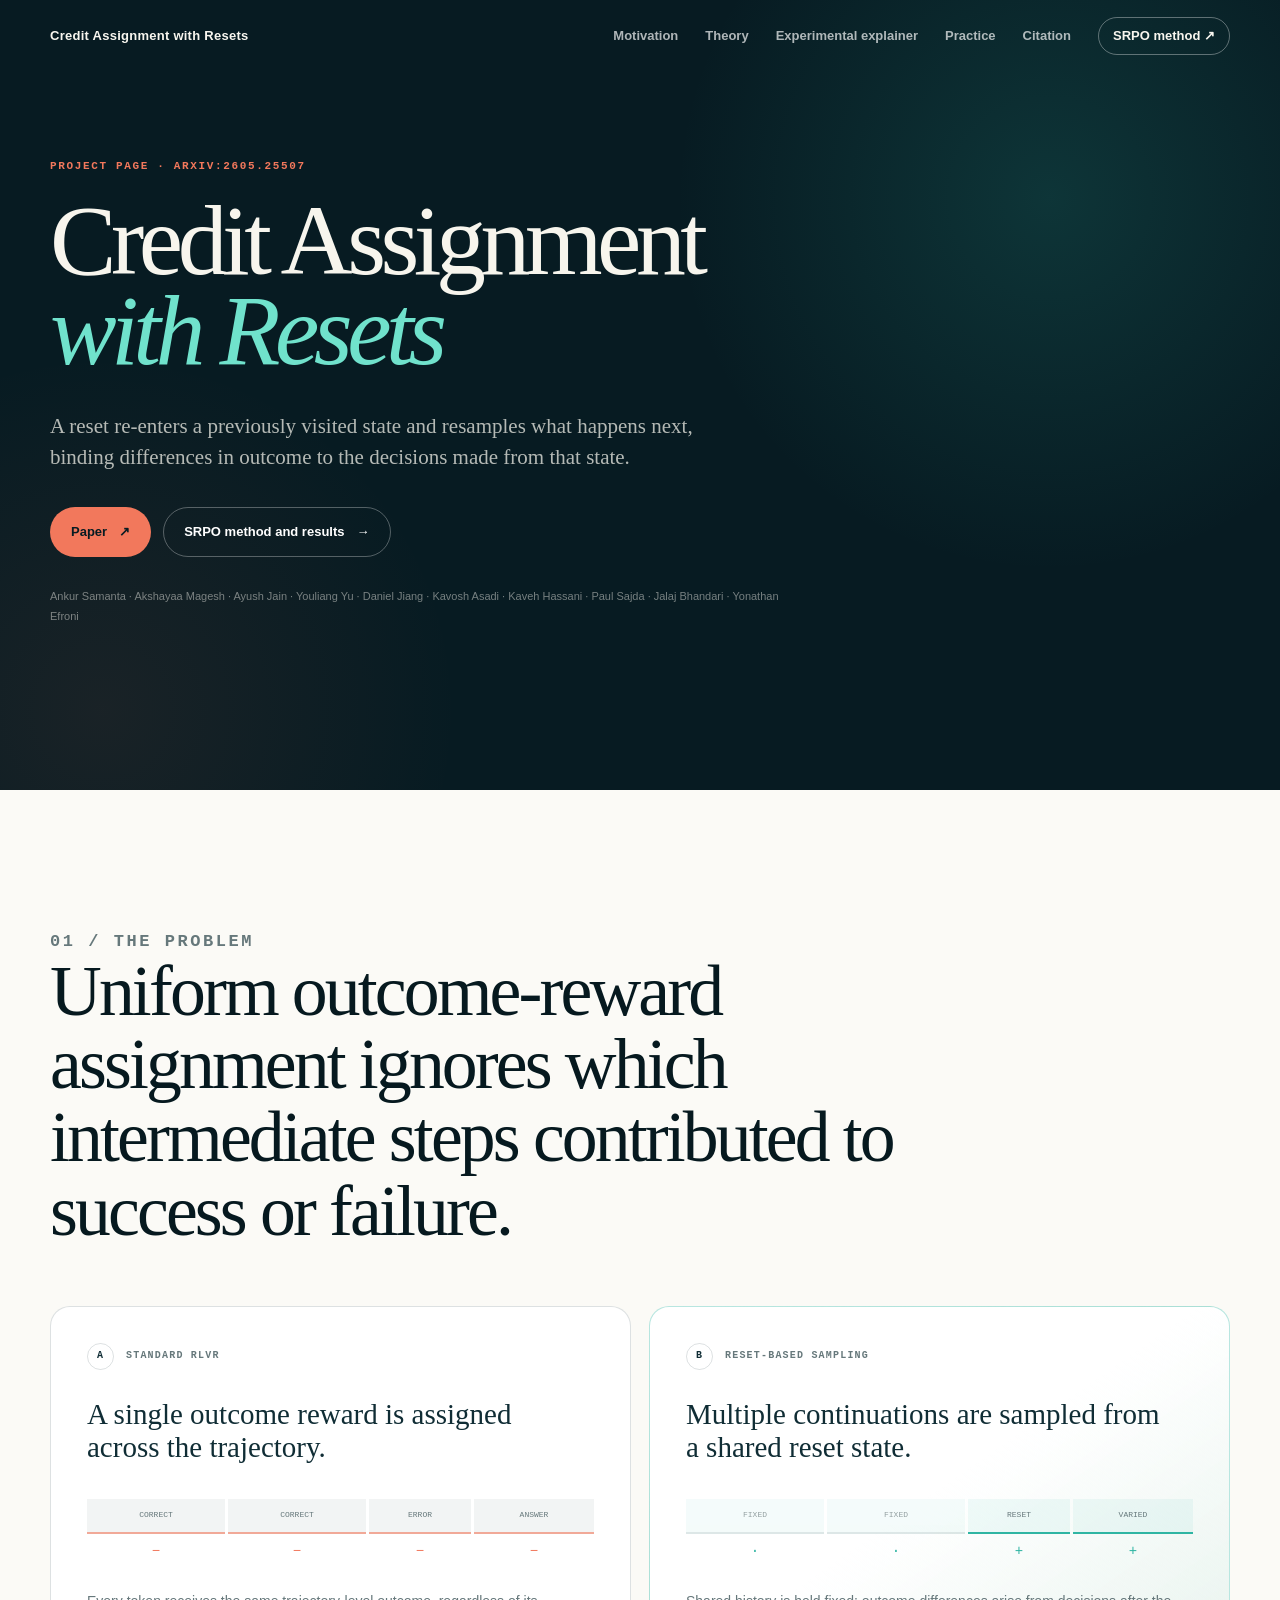
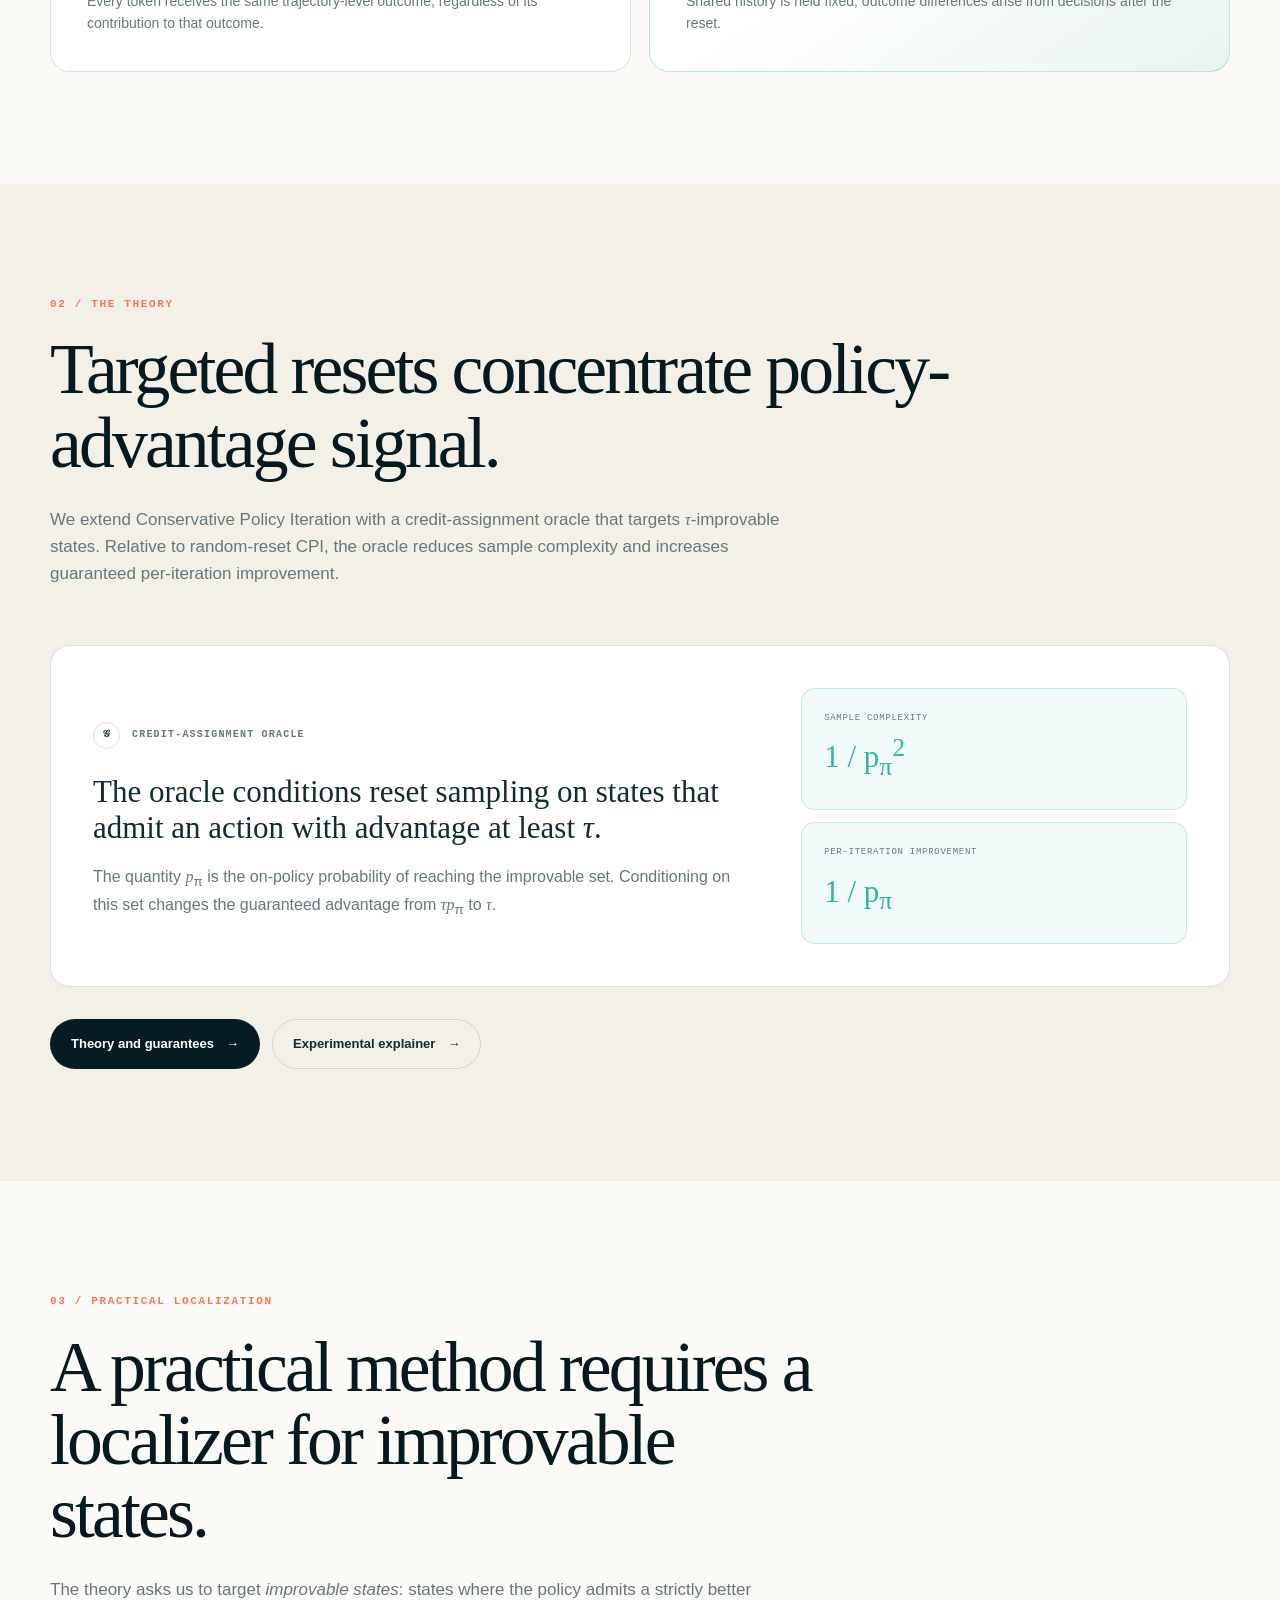
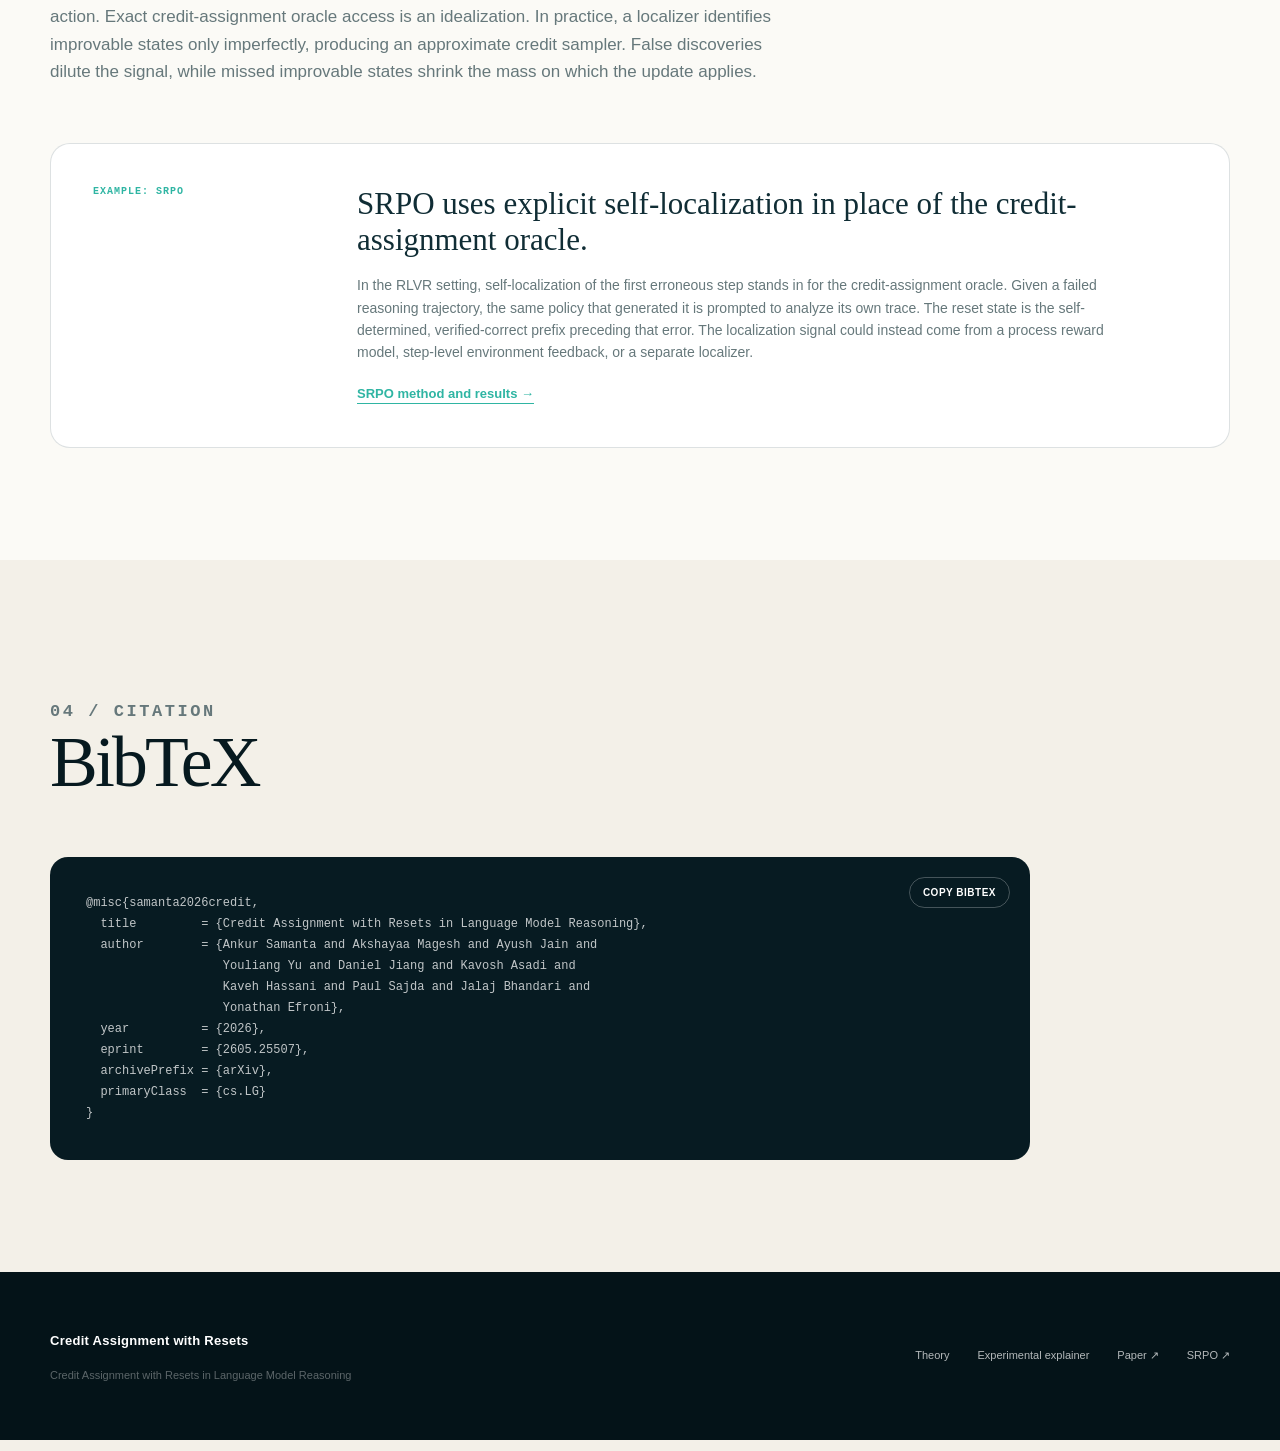
<file: site/index.html>
<!doctype html>
<html lang="en">
<head>
  <meta charset="utf-8">
  <meta name="viewport" content="width=device-width, initial-scale=1">
  <meta name="theme-color" content="#081c24">
  <meta name="description" content="Project page for Credit Assignment with Resets in Language Model Reasoning.">
  <meta property="og:type" content="website">
  <meta property="og:title" content="Credit Assignment with Resets in Language Model Reasoning">
  <meta property="og:description" content="Reset-based RL methods resample continuations from intermediate states to improve credit assignment in language-model reasoning.">
  <meta property="og:url" content="https://reasoningresets.github.io/">
  <meta property="og:image" content="https://reasoningresets.github.io/figures/tree_visualization.png">
  <meta name="twitter:card" content="summary_large_image">
  <title>Credit Assignment with Resets</title>
  <script>document.documentElement.classList.add('js')</script>
  <link rel="stylesheet" href="styles.css">
  <link rel="stylesheet" href="home.css">
  <script src="script.js" defer></script>
</head>
<body class="home-page">
  <a class="skip-link" href="#main">Skip to content</a>

  <header class="site-header" data-header>
    <a class="wordmark" href="#top" aria-label="Credit Assignment with Resets home"><span>Credit Assignment with Resets</span></a>
    <button class="nav-toggle" type="button" aria-expanded="false" aria-controls="site-nav">
      <span></span><span></span><span></span>
      <span class="sr-only">Open navigation</span>
    </button>
    <nav class="site-nav" id="site-nav" aria-label="Main navigation">
      <a href="#idea">Motivation</a>
      <a href="theory/">Theory</a>
      <a href="explainer/">Experimental explainer</a>
      <a href="#practice">Practice</a>
      <a href="#citation">Citation</a>
      <a class="nav-github" href="srpo/">SRPO method <span aria-hidden="true">↗</span></a>
    </nav>
  </header>

  <main id="main">
    <section class="hero" id="top">
      <div class="hero-inner">
        <div class="hero-content">
        <p class="eyebrow reveal">Project page · arXiv:2605.25507</p>
        <h1 class="reveal">Credit Assignment<br><em>with Resets</em></h1>
        <p class="hero-deck reveal">
          A reset re-enters a previously visited state and resamples what happens next,
          binding differences in outcome to the decisions made from that state.
        </p>
        <div class="hero-actions reveal">
          <a class="button button-primary" href="https://arxiv.org/abs/2605.25507">
            Paper <span aria-hidden="true">↗</span>
          </a>
          <a class="button button-secondary" href="srpo/">
            SRPO method and results <span aria-hidden="true">→</span>
          </a>
        </div>
        <p class="authors reveal">
          Ankur Samanta · Akshayaa Magesh · Ayush Jain · Youliang Yu · Daniel Jiang ·
          Kavosh Asadi · Kaveh Hassani · Paul Sajda · Jalaj Bhandari · Yonathan Efroni
        </p>
        </div>
      </div>
    </section>

    <section class="section problem" id="idea">
      <div class="section-heading reveal">
        <p class="section-number">01 / The problem</p>
        <h2>Uniform outcome-reward assignment ignores which intermediate steps contributed to success or failure.</h2>
      </div>
      <div class="comparison-grid">
        <article class="comparison-card conventional reveal">
          <div class="card-label"><span>A</span> Standard RLVR</div>
          <h3>A single outcome reward is assigned across the trajectory.</h3>
          <div class="token-strip" aria-hidden="true">
            <span>correct</span><span>correct</span><span>error</span><span>answer</span>
          </div>
          <div class="reward-strip negative" aria-hidden="true">
            <span>−</span><span>−</span><span>−</span><span>−</span>
          </div>
          <p>Every token receives the same trajectory-level outcome, regardless of its contribution to that outcome.</p>
        </article>
        <article class="comparison-card srpo reveal">
          <div class="card-label"><span>B</span> Reset-based sampling</div>
          <h3>Multiple continuations are sampled from a shared reset state.</h3>
          <div class="token-strip" aria-hidden="true">
            <span class="masked">fixed</span><span class="masked">fixed</span><span>reset</span><span>varied</span>
          </div>
          <div class="reward-strip positive" aria-hidden="true">
            <span>·</span><span>·</span><span>+</span><span>+</span>
          </div>
          <p>Shared history is held fixed; outcome differences arise from decisions after the reset.</p>
        </article>
      </div>
    </section>

    <section class="section theory" id="theory">
      <div class="section-heading reveal">
        <p class="section-number">02 / The theory</p>
        <h2>Targeted resets concentrate policy-advantage signal.</h2>
        <p>
          We extend Conservative Policy Iteration with a credit-assignment oracle that targets
          <var>τ</var>-improvable states. Relative to random-reset CPI, the oracle reduces
          sample complexity and increases guaranteed per-iteration improvement.
        </p>
      </div>

      <div class="theory-overview reveal">
        <div>
          <p class="card-label"><span>𝒢</span> Credit-assignment oracle</p>
          <h3>The oracle conditions reset sampling on states that admit an action with advantage at least <var>τ</var>.</h3>
          <p>
            The quantity <var>p</var><sub>π</sub> is the on-policy probability of reaching
            the improvable set. Conditioning on this set changes the guaranteed advantage
            from <var>τp</var><sub>π</sub> to <var>τ</var>.
          </p>
        </div>
        <div class="factor-pair">
            <div><span>Sample complexity</span><strong>1 / p<sub>π</sub><sup>2</sup></strong></div>
            <div><span>Per-iteration improvement</span><strong>1 / p<sub>π</sub></strong></div>
        </div>
      </div>

      <div class="section-actions reveal">
        <a class="button button-dark" href="theory/">Theory and guarantees <span aria-hidden="true">→</span></a>
        <a class="button button-outline" href="explainer/">Experimental explainer <span aria-hidden="true">→</span></a>
      </div>
    </section>

    <section class="section method" id="practice">
      <div class="section-heading narrow reveal">
        <p class="section-number">03 / Practical localization</p>
        <h2>A practical method requires a localizer for improvable states.</h2>
        <p>
          The theory asks us to target <em>improvable states</em>: states where the policy admits
          a strictly better action. Exact credit-assignment oracle access is an idealization.
          In practice, a localizer identifies improvable states only imperfectly, producing an
          approximate credit sampler. False discoveries dilute the signal, while missed
          improvable states shrink the mass on which the update applies.
        </p>
      </div>
      <div class="theory-bridge reveal">
        <div class="bridge-tag">Example: SRPO</div>
        <div>
          <h3>SRPO uses explicit self-localization in place of the credit-assignment oracle.</h3>
          <p>
            In the RLVR setting, self-localization of the first erroneous step stands in for the
            credit-assignment oracle. Given a failed reasoning trajectory, the same policy that
            generated it is prompted to analyze its own trace. The reset state is the
            self-determined, verified-correct prefix preceding that error. The localization
            signal could instead come from a process reward model, step-level environment
            feedback, or a separate localizer.
          </p>
          <a class="text-link" href="srpo/">SRPO method and results <span aria-hidden="true">→</span></a>
        </div>
      </div>
    </section>

    <section class="section citation" id="citation">
      <div class="section-heading narrow reveal">
        <p class="section-number">04 / Citation</p>
        <h2>BibTeX</h2>
      </div>
      <div class="citation-box reveal">
        <pre><code id="bibtex">@misc{samanta2026credit,
  title         = {Credit Assignment with Resets in Language Model Reasoning},
  author        = {Ankur Samanta and Akshayaa Magesh and Ayush Jain and
                   Youliang Yu and Daniel Jiang and Kavosh Asadi and
                   Kaveh Hassani and Paul Sajda and Jalaj Bhandari and
                   Yonathan Efroni},
  year          = {2026},
  eprint        = {2605.25507},
  archivePrefix = {arXiv},
  primaryClass  = {cs.LG}
}</code></pre>
        <button class="copy-button" type="button" data-copy aria-label="Copy BibTeX citation"><span data-copy-label>Copy BibTeX</span></button>
      </div>
    </section>
  </main>

  <footer class="site-footer">
    <div>
      <a class="wordmark footer-mark" href="#top"><span>Credit Assignment with Resets</span></a>
      <p>Credit Assignment with Resets in Language Model Reasoning</p>
    </div>
    <div class="footer-links">
      <a href="theory/">Theory</a>
      <a href="explainer/">Experimental explainer</a>
      <a href="https://arxiv.org/abs/2605.25507">Paper ↗</a>
      <a href="srpo/">SRPO ↗</a>
    </div>
  </footer>
</body>
</html>
</file>
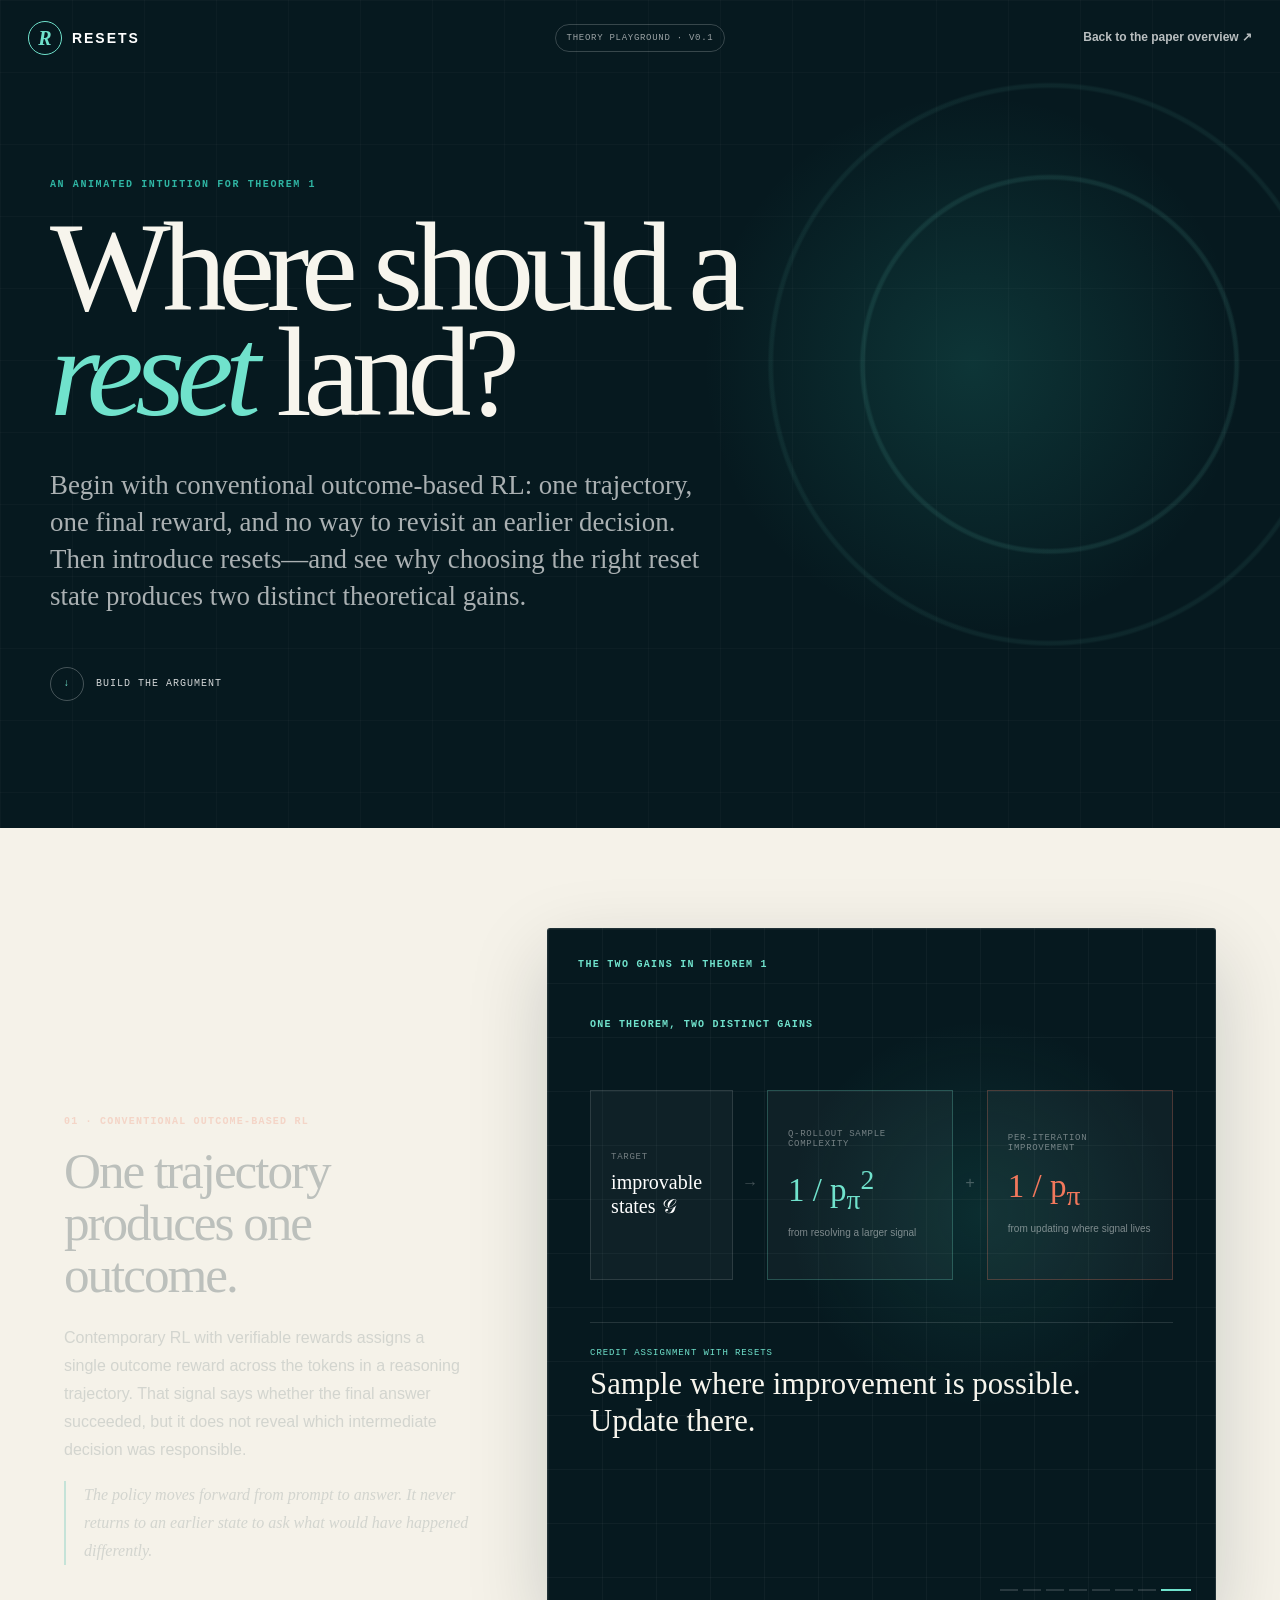
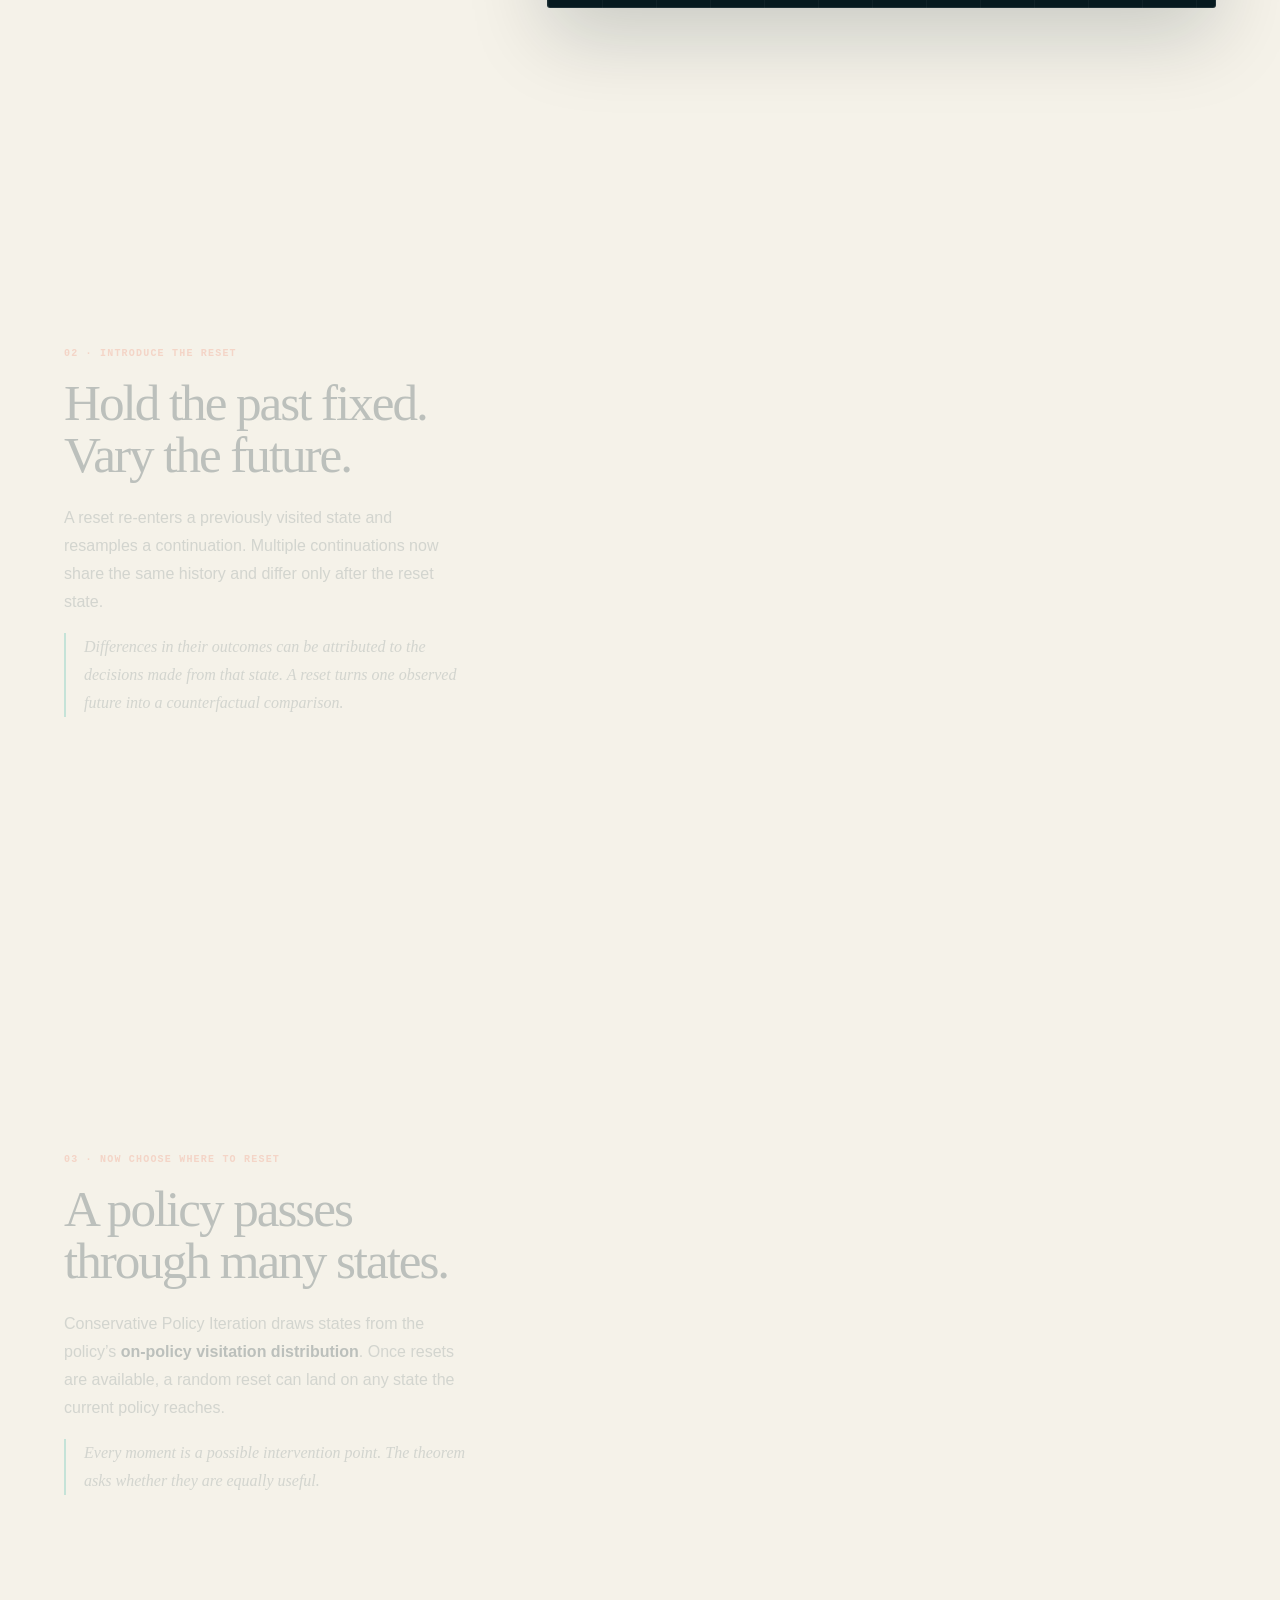
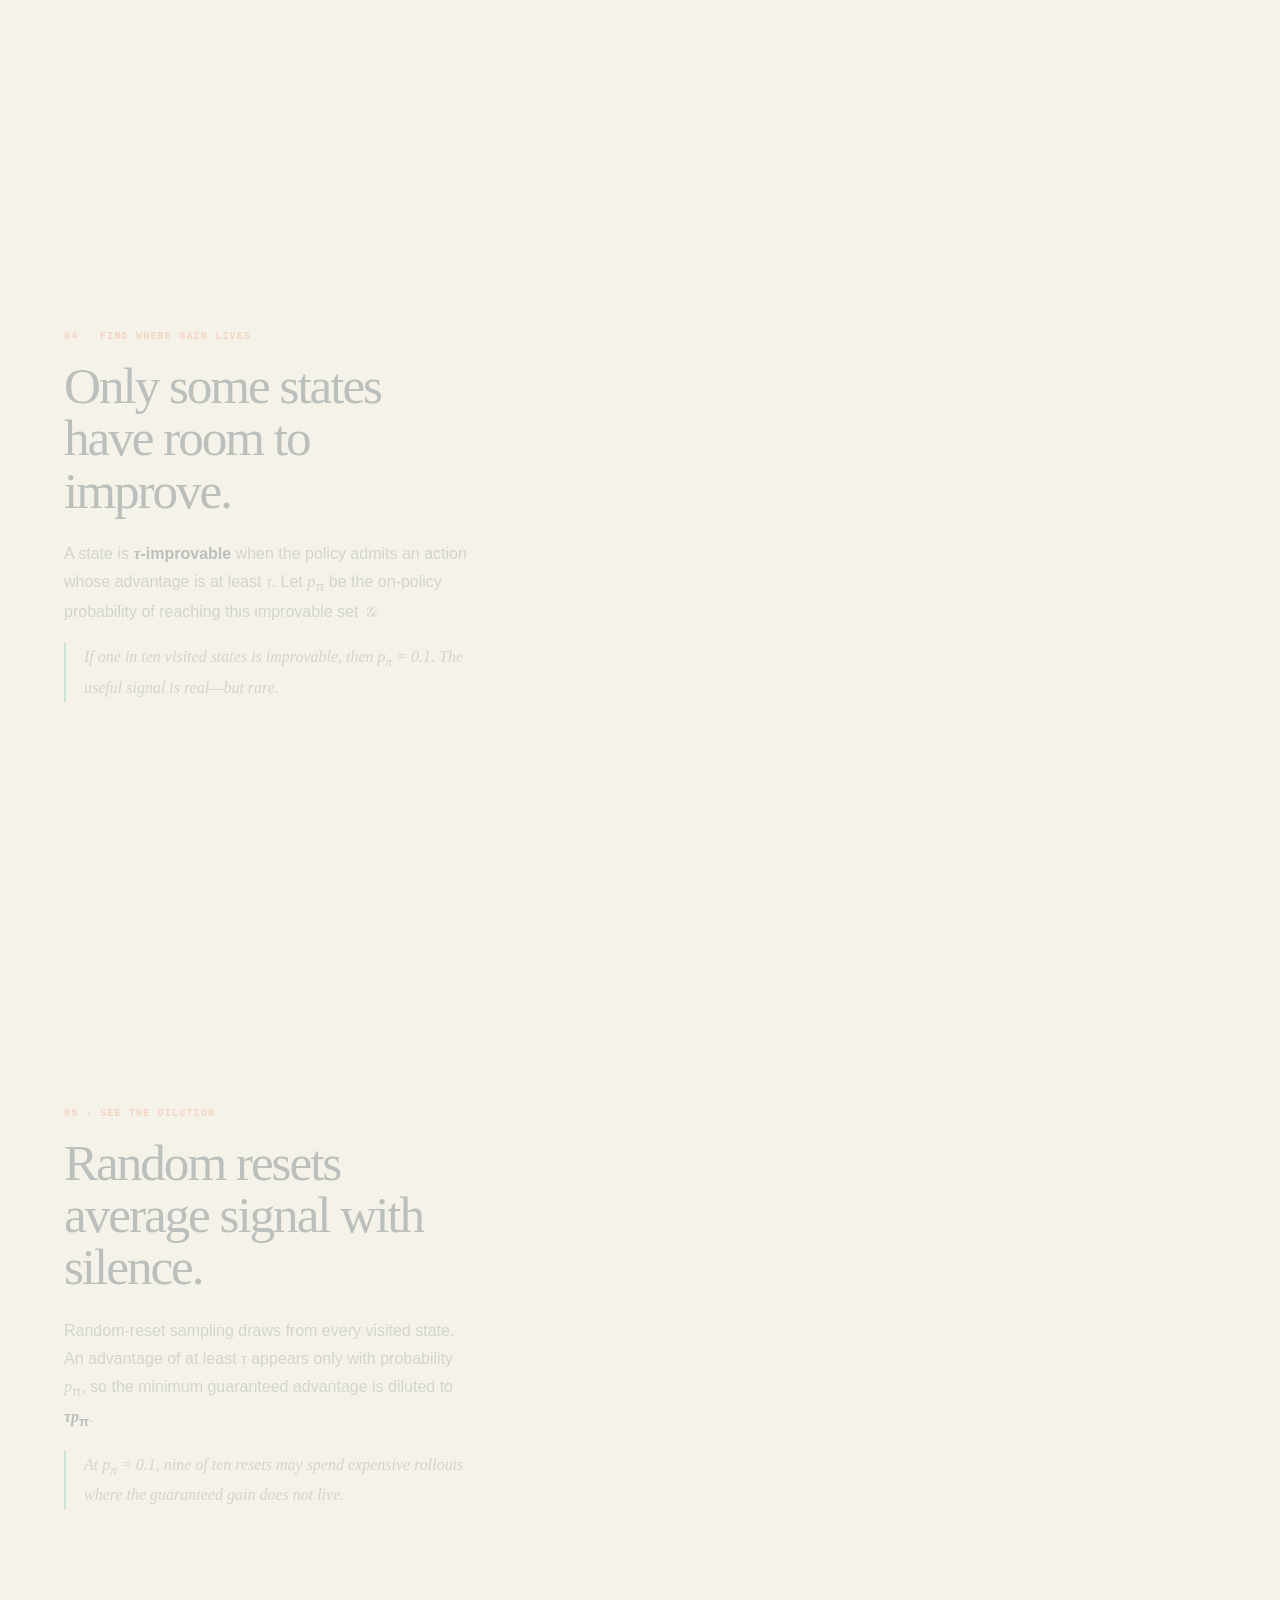
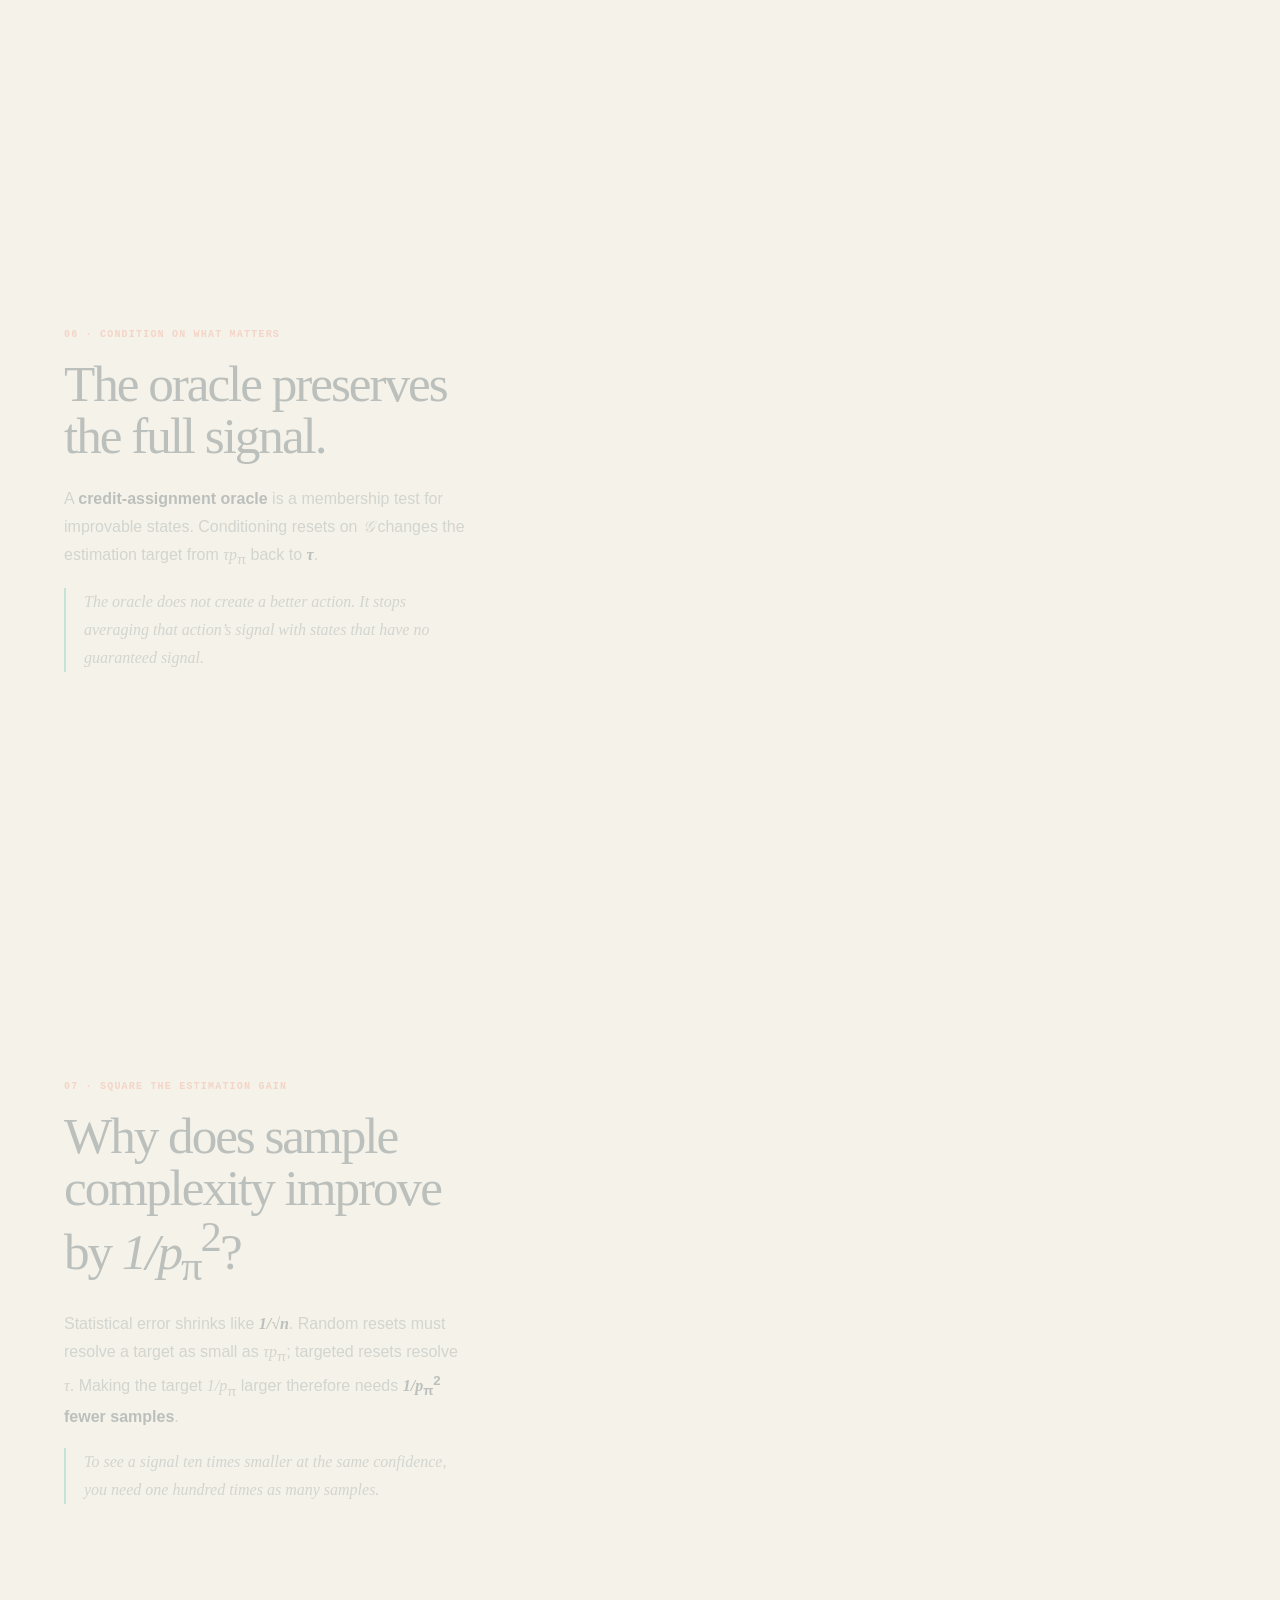
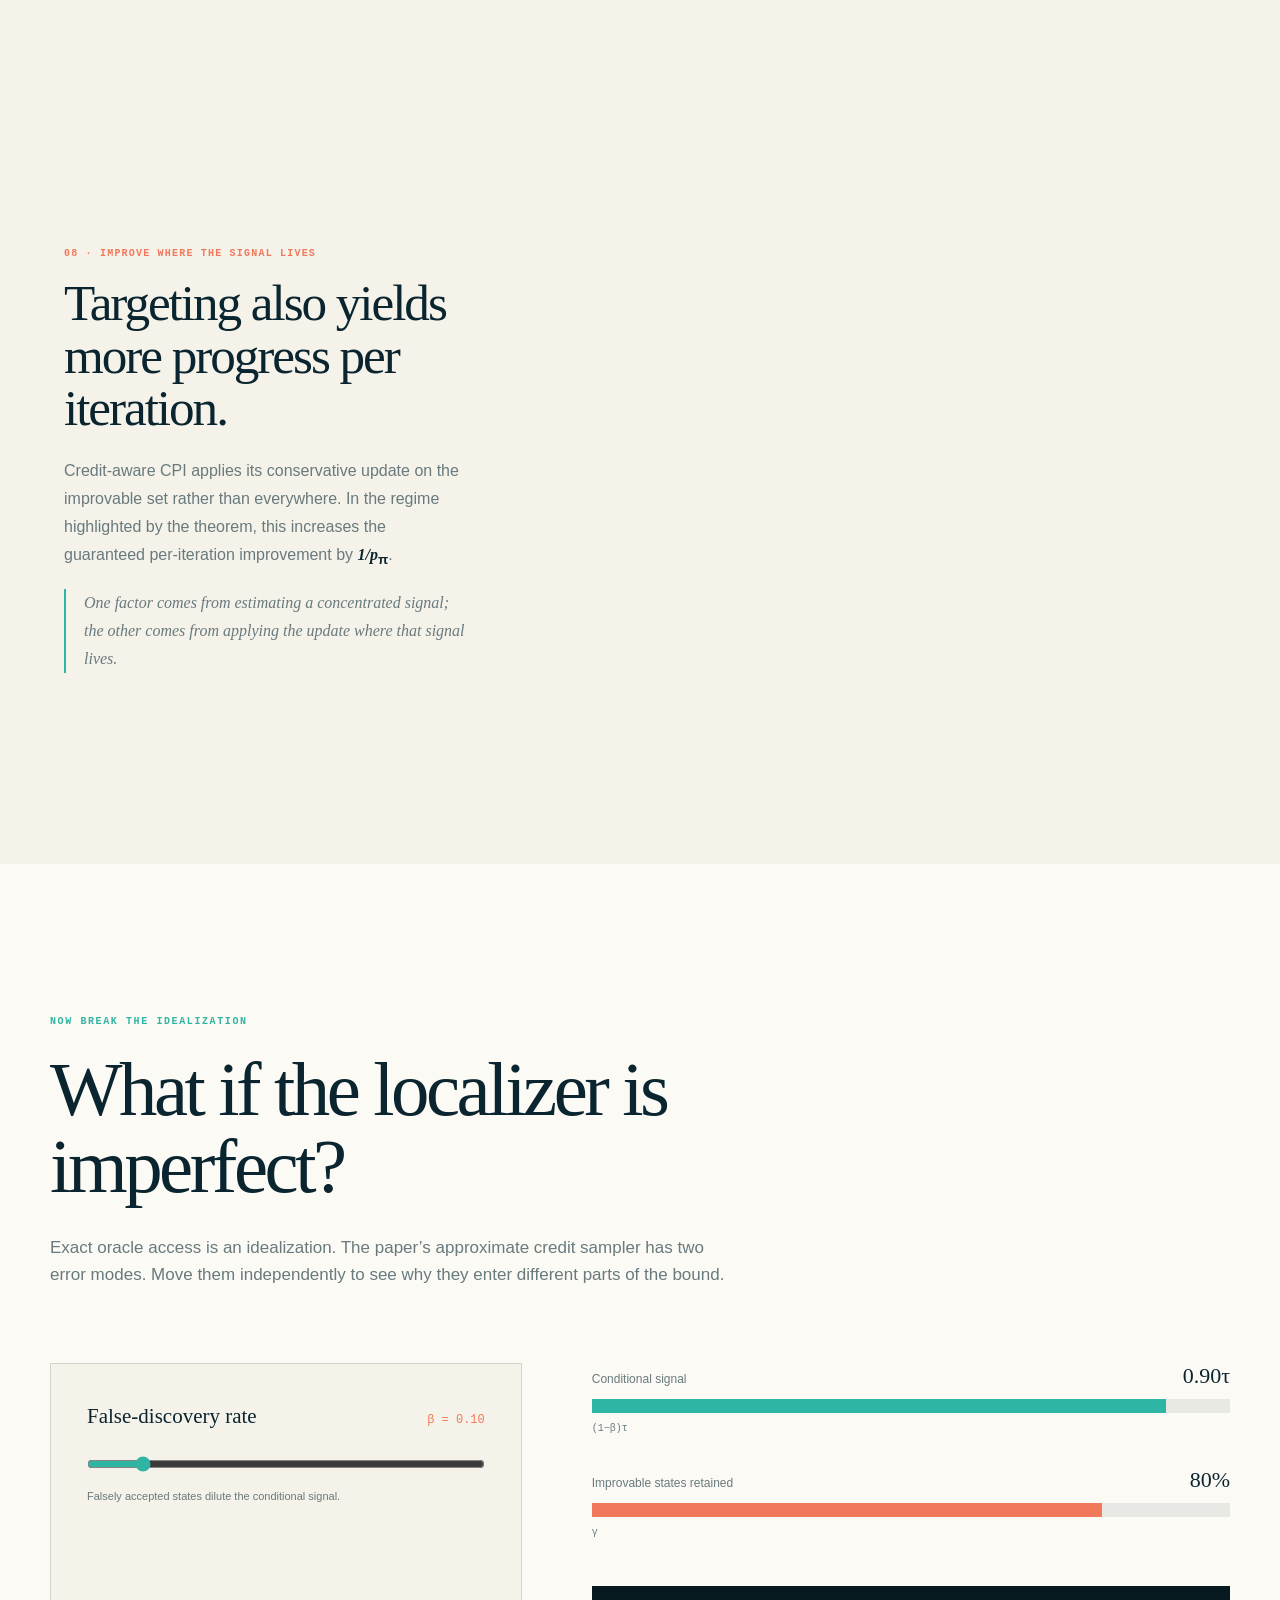
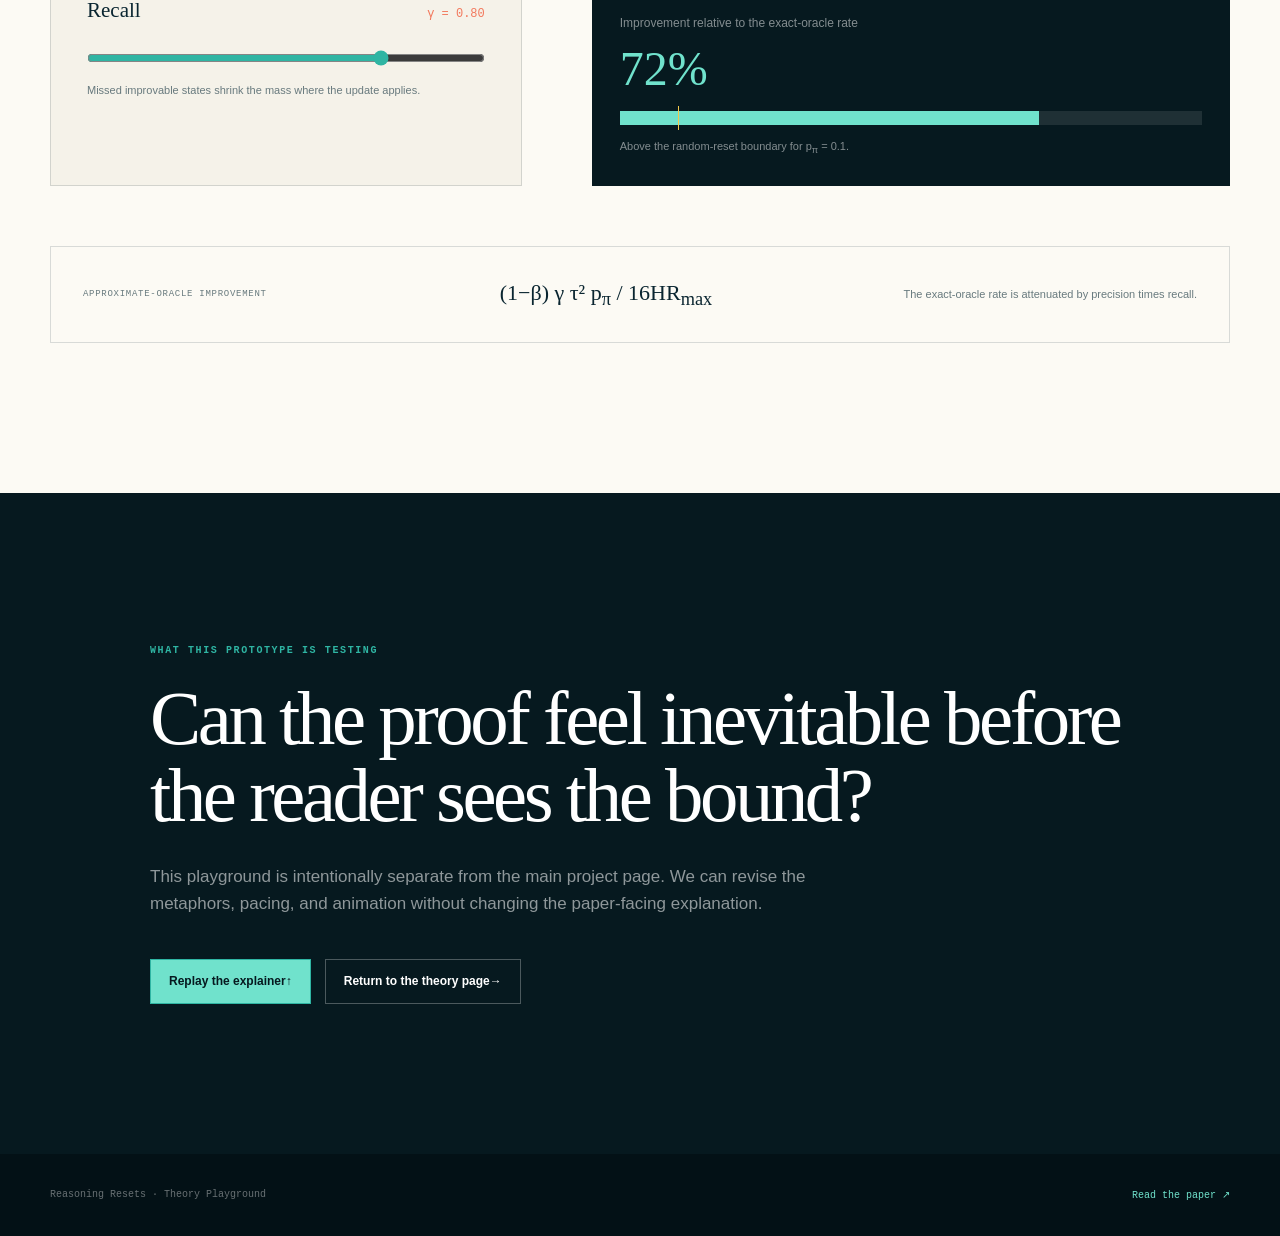
<file: site/explainer/index.html>
<!doctype html>
<html lang="en">
<head>
  <meta charset="utf-8">
  <meta name="viewport" content="width=device-width, initial-scale=1">
  <meta name="theme-color" content="#06191f">
  <meta name="description" content="An animated intuition for why targeting improvable states makes reset-based credit assignment more efficient.">
  <title>The Reset Theorem — Animated Intuition</title>
  <script>document.documentElement.classList.add('js')</script>
  <link rel="stylesheet" href="explainer.css">
  <script src="explainer.js" defer></script>
</head>
<body>
  <a class="skip-link" href="#main">Skip to the explainer</a>

  <header class="lab-header">
    <a class="wordmark" href="../" aria-label="Reasoning Resets home">
      <span class="wordmark-mark" aria-hidden="true">R</span>
      <span>RESETS</span>
    </a>
    <span class="lab-badge">Theory playground · v0.1</span>
    <a class="back-link" href="../">Back to the paper overview <span aria-hidden="true">↗</span></a>
  </header>

  <main id="main">
    <section class="lab-hero">
      <p class="eyebrow">An animated intuition for Theorem 1</p>
      <h1>Where should a<br><em>reset</em> land?</h1>
      <p class="hero-deck">
        Begin with conventional outcome-based RL: one trajectory, one final reward, and no
        way to revisit an earlier decision. Then introduce resets—and see why choosing the
        right reset state produces two distinct theoretical gains.
      </p>
      <a class="scroll-cue" href="#story"><span aria-hidden="true">↓</span> Build the argument</a>
    </section>

    <section class="scrolly" id="story">
      <div class="story-copy" aria-label="The theorem, built one idea at a time">
        <article class="story-step active" data-step="0">
          <p class="step-number">01 · Conventional outcome-based RL</p>
          <h2>One trajectory produces one outcome.</h2>
          <p>
            Contemporary RL with verifiable rewards assigns a single outcome reward across
            the tokens in a reasoning trajectory. That signal says whether the final answer
            succeeded, but it does not reveal which intermediate decision was responsible.
          </p>
          <p class="plain-language">The policy moves forward from prompt to answer. It never returns to an earlier state to ask what would have happened differently.</p>
        </article>

        <article class="story-step" data-step="1">
          <p class="step-number">02 · Introduce the reset</p>
          <h2>Hold the past fixed. Vary the future.</h2>
          <p>
            A reset re-enters a previously visited state and resamples a continuation.
            Multiple continuations now share the same history and differ only after the
            reset state.
          </p>
          <p class="plain-language">Differences in their outcomes can be attributed to the decisions made from that state. A reset turns one observed future into a counterfactual comparison.</p>
        </article>

        <article class="story-step" data-step="2">
          <p class="step-number">03 · Now choose where to reset</p>
          <h2>A policy passes through many states.</h2>
          <p>
            Conservative Policy Iteration draws states from the policy’s
            <strong>on-policy visitation distribution</strong>. Once resets are available,
            a random reset can land on any state the current policy reaches.
          </p>
          <p class="plain-language">Every moment is a possible intervention point. The theorem asks whether they are equally useful.</p>
        </article>

        <article class="story-step" data-step="3">
          <p class="step-number">04 · Find where gain lives</p>
          <h2>Only some states have room to improve.</h2>
          <p>
            A state is <strong><var>τ</var>-improvable</strong> when the policy admits an
            action whose advantage is at least <var>τ</var>. Let <var>p</var><sub>π</sub>
            be the on-policy probability of reaching this improvable set
            <var>𝒢</var>.
          </p>
          <p class="plain-language">If one in ten visited states is improvable, then <var>p</var><sub>π</sub> = 0.1. The useful signal is real—but rare.</p>
        </article>

        <article class="story-step" data-step="4">
          <p class="step-number">05 · See the dilution</p>
          <h2>Random resets average signal with silence.</h2>
          <p>
            Random-reset sampling draws from every visited state. An advantage of at least
            <var>τ</var> appears only with probability <var>p</var><sub>π</sub>, so the
            minimum guaranteed advantage is diluted to
            <strong><var>τp</var><sub>π</sub></strong>.
          </p>
          <p class="plain-language">At <var>p</var><sub>π</sub> = 0.1, nine of ten resets may spend expensive rollouts where the guaranteed gain does not live.</p>
        </article>

        <article class="story-step" data-step="5">
          <p class="step-number">06 · Condition on what matters</p>
          <h2>The oracle preserves the full signal.</h2>
          <p>
            A <strong>credit-assignment oracle</strong> is a membership test for improvable
            states. Conditioning resets on <var>𝒢</var> changes the estimation target from
            <var>τp</var><sub>π</sub> back to <strong><var>τ</var></strong>.
          </p>
          <p class="plain-language">The oracle does not create a better action. It stops averaging that action’s signal with states that have no guaranteed signal.</p>
        </article>

        <article class="story-step" data-step="6">
          <p class="step-number">07 · Square the estimation gain</p>
          <h2>Why does sample complexity improve by <var>1/p</var><sub>π</sub><sup>2</sup>?</h2>
          <p>
            Statistical error shrinks like <strong><var>1/√n</var></strong>. Random resets
            must resolve a target as small as <var>τp</var><sub>π</sub>; targeted resets resolve
            <var>τ</var>. Making the target <var>1/p</var><sub>π</sub> larger therefore needs
            <strong><var>1/p</var><sub>π</sub><sup>2</sup> fewer samples</strong>.
          </p>
          <p class="plain-language">To see a signal ten times smaller at the same confidence, you need one hundred times as many samples.</p>
        </article>

        <article class="story-step" data-step="7">
          <p class="step-number">08 · Improve where the signal lives</p>
          <h2>Targeting also yields more progress per iteration.</h2>
          <p>
            Credit-aware CPI applies its conservative update on the improvable set rather
            than everywhere. In the regime highlighted by the theorem, this increases the
            guaranteed per-iteration improvement by
            <strong><var>1/p</var><sub>π</sub></strong>.
          </p>
          <p class="plain-language">One factor comes from estimating a concentrated signal; the other comes from applying the update where that signal lives.</p>
        </article>
      </div>

      <div class="visual-column" aria-live="polite">
        <div class="visual-stage" data-scene="0" data-stage>
          <div class="stage-kicker" data-scene-label>Conventional RL · no resets</div>

          <div class="trajectory-layer">
            <svg class="trajectory" viewBox="0 0 900 520" role="img" aria-labelledby="trajectory-title trajectory-desc">
              <title id="trajectory-title">A policy trajectory containing one improvable state</title>
              <desc id="trajectory-desc">Ten connected states form an on-policy trajectory. The seventh is improvable and admits a better alternative action.</desc>
              <defs>
                <marker id="arrow-teal" markerWidth="9" markerHeight="9" refX="8" refY="4.5" orient="auto">
                  <path d="M0,0 L9,4.5 L0,9 Z" fill="#70e2cc"></path>
                </marker>
                <marker id="arrow-coral" markerWidth="9" markerHeight="9" refX="8" refY="4.5" orient="auto">
                  <path d="M0,0 L9,4.5 L0,9 Z" fill="#f2785c"></path>
                </marker>
                <filter id="glow">
                  <feGaussianBlur stdDeviation="8" result="blur"></feGaussianBlur>
                  <feMerge><feMergeNode in="blur"></feMergeNode><feMergeNode in="SourceGraphic"></feMergeNode></feMerge>
                </filter>
              </defs>

              <path class="trace-path" d="M72 260 C132 210, 175 300, 236 250 S345 205, 400 252 S507 302, 566 244 S674 196, 728 250 S805 302, 842 260"></path>
              <g class="credit-backflow">
                <path d="M810 318 C680 375, 248 375, 82 307" marker-end="url(#arrow-coral)"></path>
                <text x="425" y="391">the same outcome is propagated across the trajectory</text>
              </g>

              <g class="state shared-past" style="--i:0" transform="translate(72 260)"><circle r="24"></circle><text>1</text></g>
              <g class="state shared-past" style="--i:1" transform="translate(156 245)"><circle r="24"></circle><text>2</text></g>
              <g class="state shared-past" style="--i:2" transform="translate(236 250)"><circle r="24"></circle><text>3</text></g>
              <g class="state shared-past" style="--i:3" transform="translate(318 230)"><circle r="24"></circle><text>4</text></g>
              <g class="state shared-past" style="--i:4" transform="translate(400 252)"><circle r="24"></circle><text>5</text></g>
              <g class="state" style="--i:5" transform="translate(484 269)"><circle r="24"></circle><text>6</text></g>
              <g class="state improvable" style="--i:6" transform="translate(566 244)">
                <circle class="state-halo" r="42"></circle><circle r="27"></circle><text class="state-index">7</text><text class="g-label">𝒢</text>
              </g>
              <g class="state" style="--i:7" transform="translate(650 225)"><circle r="24"></circle><text>8</text></g>
              <g class="state" style="--i:8" transform="translate(728 250)"><circle r="24"></circle><text>9</text></g>
              <g class="state" style="--i:9" transform="translate(810 271)"><circle r="24"></circle><text>10</text></g>

              <g class="terminal-outcome">
                <path d="M810 298 L810 326"></path>
                <rect x="767" y="328" width="86" height="38" rx="19"></rect>
                <text x="810" y="352">reward = 0</text>
              </g>

              <g class="reset-branches">
                <circle class="reset-halo" cx="400" cy="252" r="39"></circle>
                <path d="M400 252 C442 188, 487 139, 548 119"></path>
                <path d="M400 252 C452 251, 501 251, 558 252"></path>
                <path d="M400 252 C442 315, 486 360, 548 383"></path>
                <circle cx="560" cy="115" r="19"></circle><circle cx="570" cy="252" r="19"></circle><circle cx="560" cy="387" r="19"></circle>
                <text class="branch-reward" x="604" y="120">r = 1</text><text class="branch-reward" x="614" y="257">r = 0</text><text class="branch-reward" x="604" y="392">r = 1</text>
                <text class="reset-label" x="400" y="320">reset state</text>
                <text class="fixed-label" x="225" y="178">shared past</text>
                <text class="varied-label" x="540" y="446">counterfactual futures</text>
              </g>

              <g class="better-action">
                <path d="M566 214 C575 151, 628 113, 709 108" marker-end="url(#arrow-teal)"></path>
                <circle cx="719" cy="106" r="29"></circle>
                <text class="action-label" x="719" y="111">y⁺</text>
                <text class="advantage-label" x="641" y="72">advantage ≥ τ</text>
              </g>

              <g class="random-rings">
                <circle style="--i:0" cx="72" cy="260" r="37"></circle><circle style="--i:1" cx="156" cy="245" r="37"></circle>
                <circle style="--i:2" cx="236" cy="250" r="37"></circle><circle style="--i:3" cx="318" cy="230" r="37"></circle>
                <circle style="--i:4" cx="400" cy="252" r="37"></circle><circle style="--i:5" cx="484" cy="269" r="37"></circle>
                <circle class="useful-ring" style="--i:6" cx="566" cy="244" r="42"></circle><circle style="--i:7" cx="650" cy="225" r="37"></circle>
                <circle style="--i:8" cx="728" cy="250" r="37"></circle><circle style="--i:9" cx="810" cy="271" r="37"></circle>
              </g>
            </svg>

            <div class="coverage-chip"><span>coverage</span><strong>p<sub>π</sub> = 0.1</strong></div>
            <div class="signal-equations">
              <div class="equation random-equation"><span>random reset signal</span><strong>τp<sub>π</sub></strong></div>
              <div class="equation oracle-equation"><span>oracle reset signal</span><strong>τ</strong></div>
            </div>
          </div>

          <div class="estimation-layer">
            <p class="panel-eyebrow">Estimation error shrinks as 1/√n</p>
            <div class="estimator-row">
              <div class="estimator-copy"><span>Random resets</span><strong>target = τp<sub>π</sub></strong></div>
              <div class="noise-track random-noise"><i></i><b></b></div>
              <div class="sample-stack" aria-hidden="true"></div>
              <small>100× samples</small>
            </div>
            <div class="estimator-row targeted-row">
              <div class="estimator-copy"><span>Oracle resets</span><strong>target = τ</strong></div>
              <div class="noise-track oracle-noise"><i></i><b></b></div>
              <div class="sample-stack compact" aria-hidden="true"></div>
              <small>1× samples</small>
            </div>
            <div class="square-law">
              <span>10× larger target</span><i aria-hidden="true">→ square it →</i><strong>100× fewer samples</strong>
            </div>
            <p class="example-note">Illustrated at p<sub>π</sub> = 0.1; shared factors and logarithmic terms are suppressed.</p>
          </div>

          <div class="update-layer">
            <p class="panel-eyebrow">One theorem, two distinct gains</p>
            <div class="gain-flow">
              <div class="gain-source"><span>target</span><strong>improvable states 𝒢</strong></div>
              <div class="flow-arrow" aria-hidden="true">→</div>
              <div class="gain-card">
                <span>Q-rollout sample complexity</span>
                <strong>1 / p<sub>π</sub><sup>2</sup></strong>
                <p>from resolving a larger signal</p>
              </div>
              <div class="flow-arrow" aria-hidden="true">+</div>
              <div class="gain-card coral-card">
                <span>Per-iteration improvement</span>
                <strong>1 / p<sub>π</sub></strong>
                <p>from updating where signal lives</p>
              </div>
            </div>
            <div class="theorem-line">
              <span>Credit assignment with resets</span>
              <strong>Sample where improvement is possible. Update there.</strong>
            </div>
          </div>

          <div class="scene-progress" aria-hidden="true">
            <i class="active"></i><i></i><i></i><i></i><i></i><i></i><i></i><i></i>
          </div>
        </div>
      </div>
    </section>

    <section class="approx-lab" id="approximate">
      <div class="lab-intro">
        <p class="eyebrow">Now break the idealization</p>
        <h2>What if the localizer is imperfect?</h2>
        <p>
          Exact oracle access is an idealization. The paper’s approximate credit sampler has
          two error modes. Move them independently to see why they enter different parts of
          the bound.
        </p>
      </div>

      <div class="controls-and-output">
        <form class="quality-controls">
          <label for="beta">
            <span><b>False-discovery rate</b><output for="beta" data-beta-output>β = 0.10</output></span>
            <input id="beta" data-beta type="range" min="0" max="0.8" value="0.1" step="0.01">
            <small>Falsely accepted states dilute the conditional signal.</small>
          </label>
          <label for="gamma">
            <span><b>Recall</b><output for="gamma" data-gamma-output>γ = 0.80</output></span>
            <input id="gamma" data-gamma type="range" min="0.2" max="1" value="0.8" step="0.01">
            <small>Missed improvable states shrink the mass where the update applies.</small>
          </label>
        </form>

        <div class="quality-output">
          <div class="quality-row">
            <div><span>Conditional signal</span><strong data-signal-value>0.90τ</strong></div>
            <div class="quality-track"><i data-signal-bar style="width:90%"></i></div>
            <small>(1−β)τ</small>
          </div>
          <div class="quality-row">
            <div><span>Improvable states retained</span><strong data-recall-value>80%</strong></div>
            <div class="quality-track coral"><i data-recall-bar style="width:80%"></i></div>
            <small>γ</small>
          </div>
          <div class="combined-quality">
            <span>Improvement relative to the exact-oracle rate</span>
            <strong data-quality-value>72%</strong>
            <div class="quality-track combined"><i data-quality-bar style="width:72%"></i><b style="left:10%" title="Random-reset boundary at pπ = 0.1"></b></div>
            <p data-quality-note>Above the random-reset boundary for p<sub>π</sub> = 0.1.</p>
          </div>
        </div>
      </div>

      <div class="bound-strip">
        <span>Approximate-oracle improvement</span>
        <strong>(1−β) γ τ² p<sub>π</sub> / 16HR<sub>max</sub></strong>
        <p>The exact-oracle rate is attenuated by precision times recall.</p>
      </div>
    </section>

    <section class="lab-close">
      <p class="eyebrow">What this prototype is testing</p>
      <h2>Can the proof feel inevitable before the reader sees the bound?</h2>
      <p>This playground is intentionally separate from the main project page. We can revise the metaphors, pacing, and animation without changing the paper-facing explanation.</p>
      <div class="close-actions">
        <a class="button primary" href="#story">Replay the explainer <span aria-hidden="true">↑</span></a>
        <a class="button" href="../theory/">Return to the theory page <span aria-hidden="true">→</span></a>
      </div>
    </section>
  </main>

  <footer class="lab-footer">
    <span>Reasoning Resets · Theory Playground</span>
    <a href="https://arxiv.org/abs/2605.25507">Read the paper ↗</a>
  </footer>
</body>
</html>
</file>
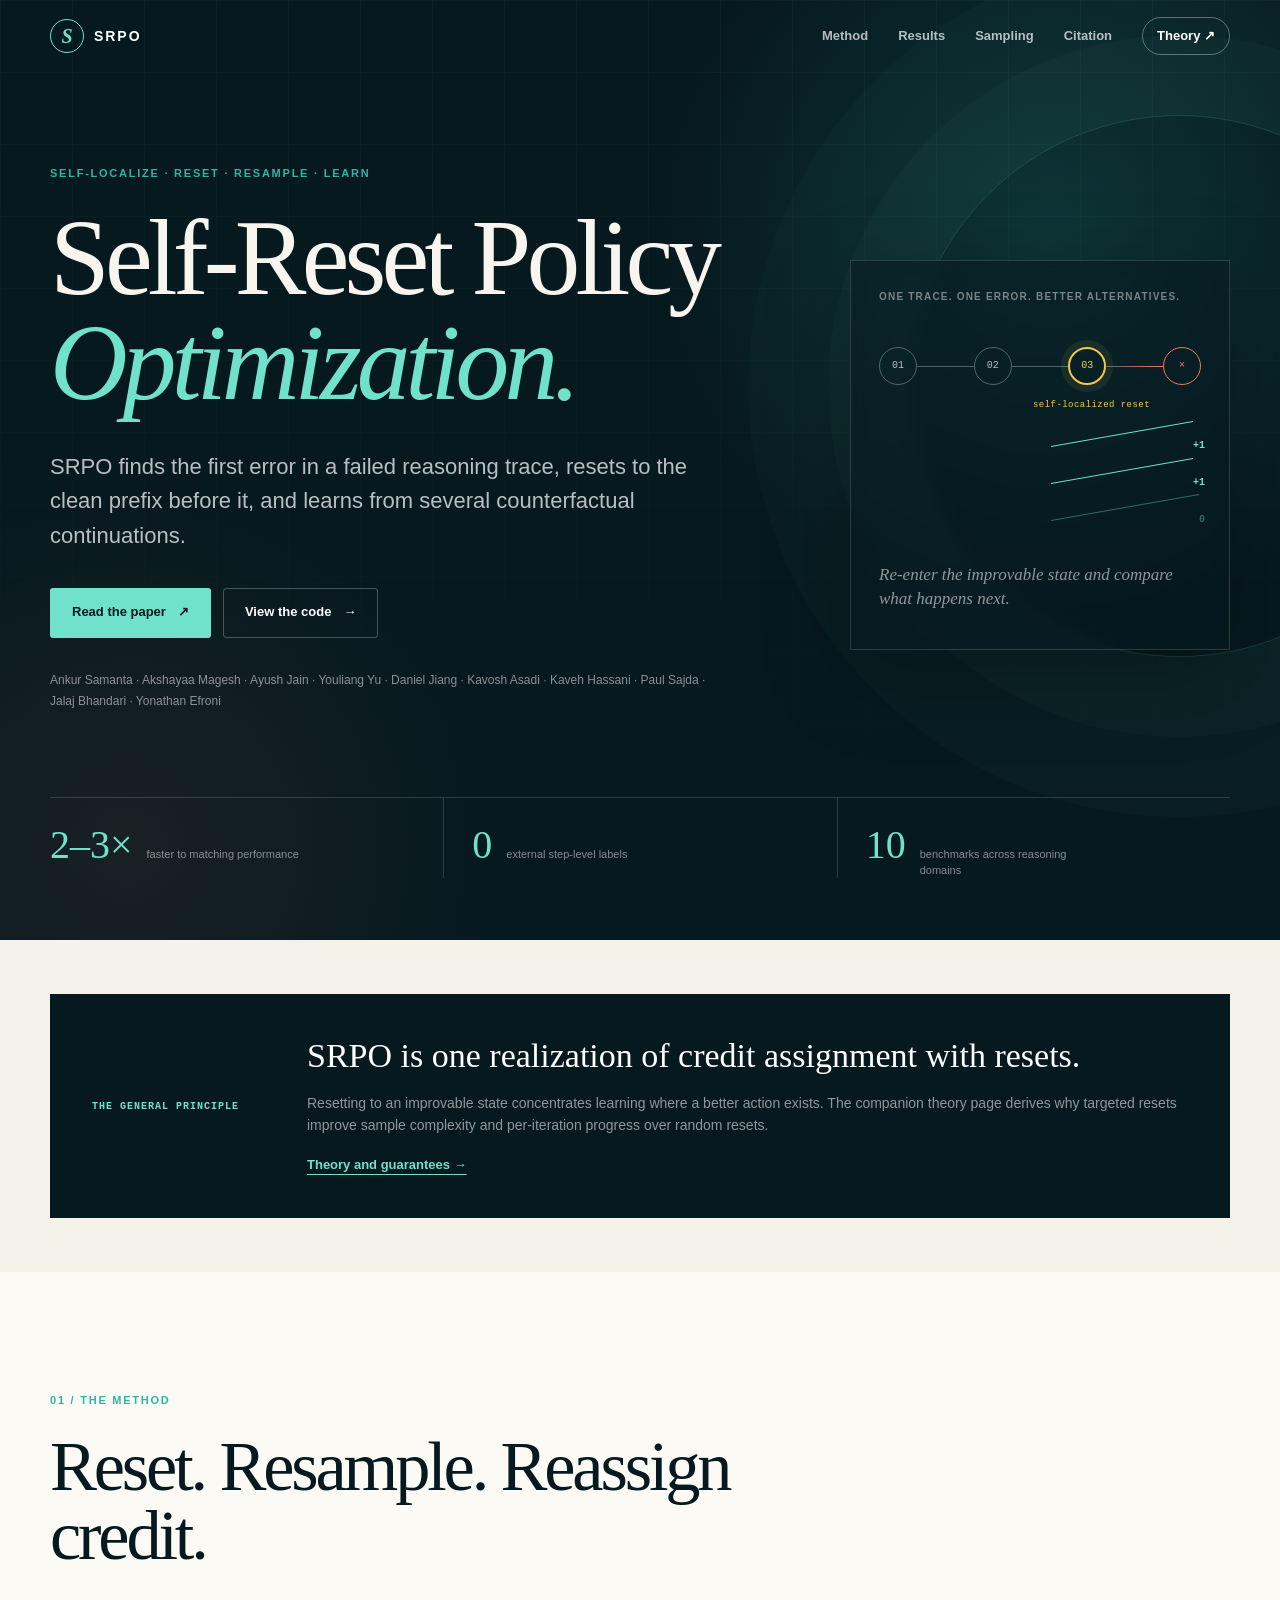
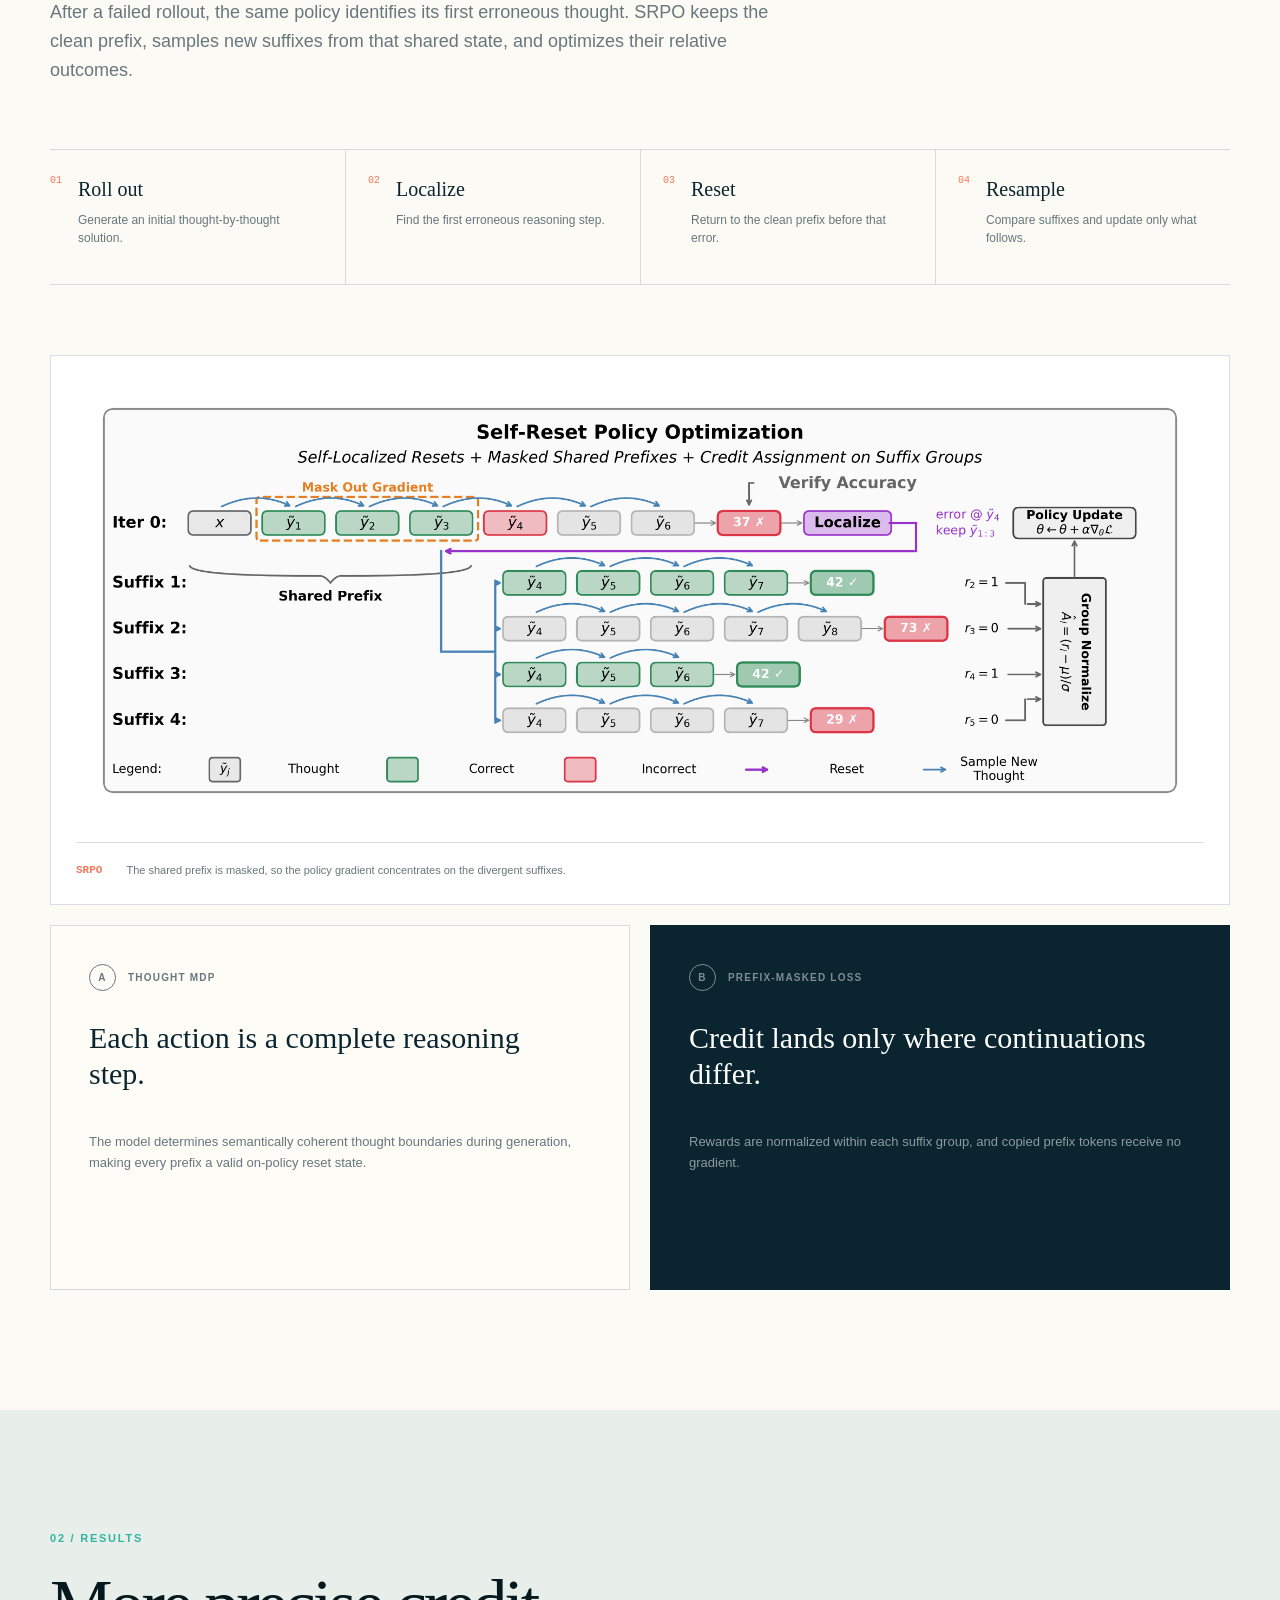
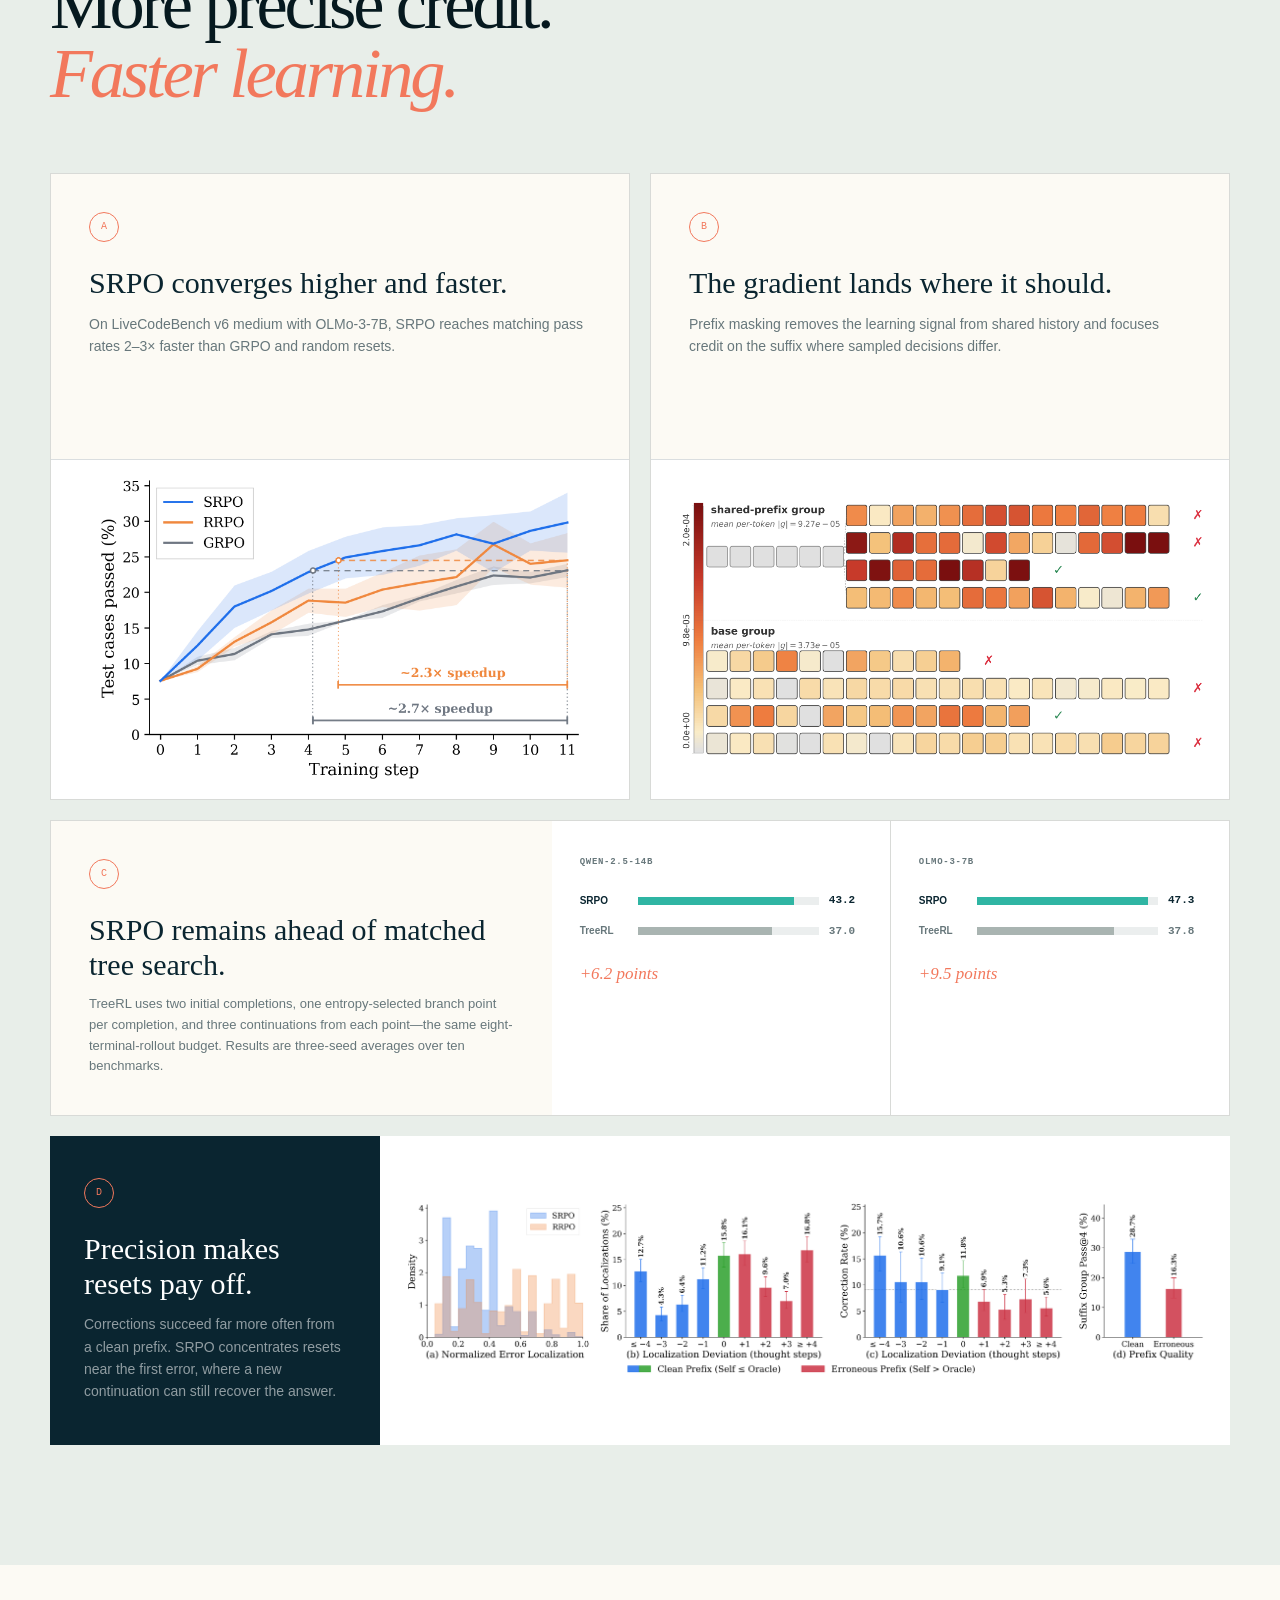
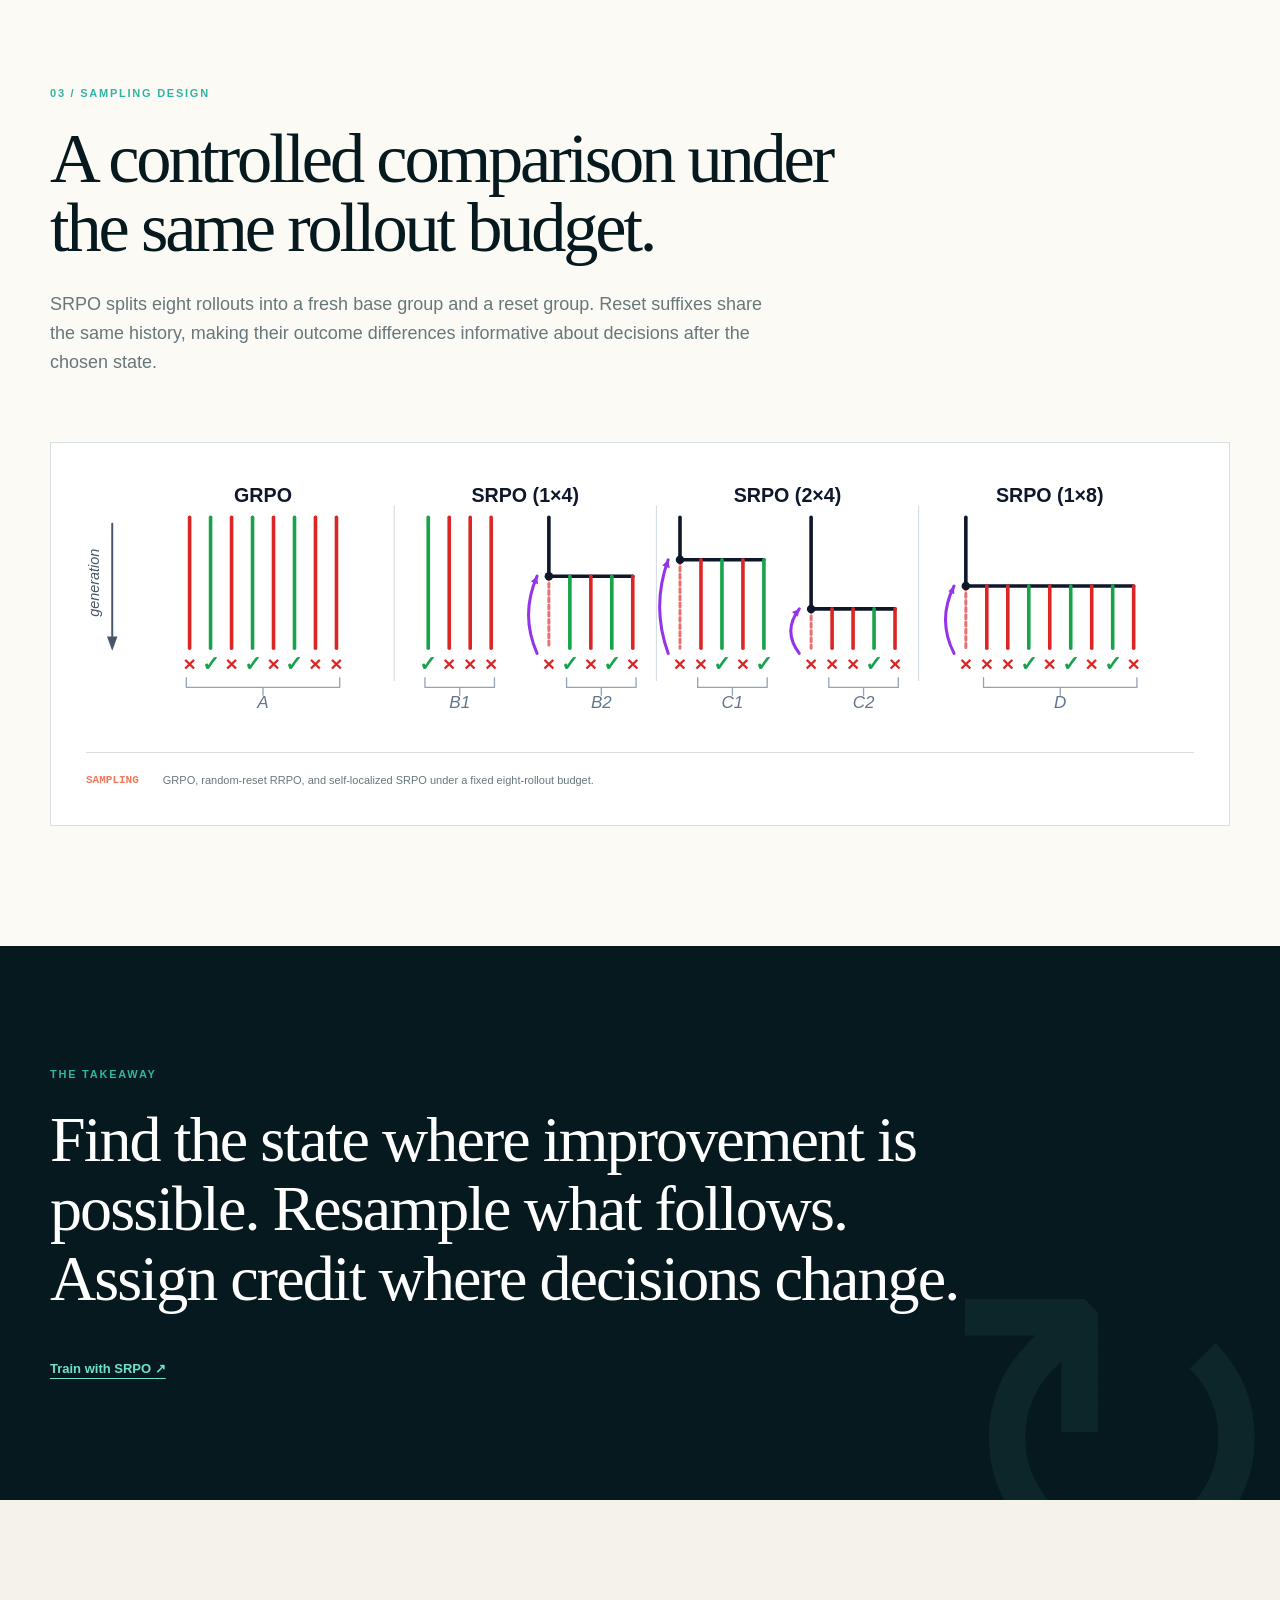
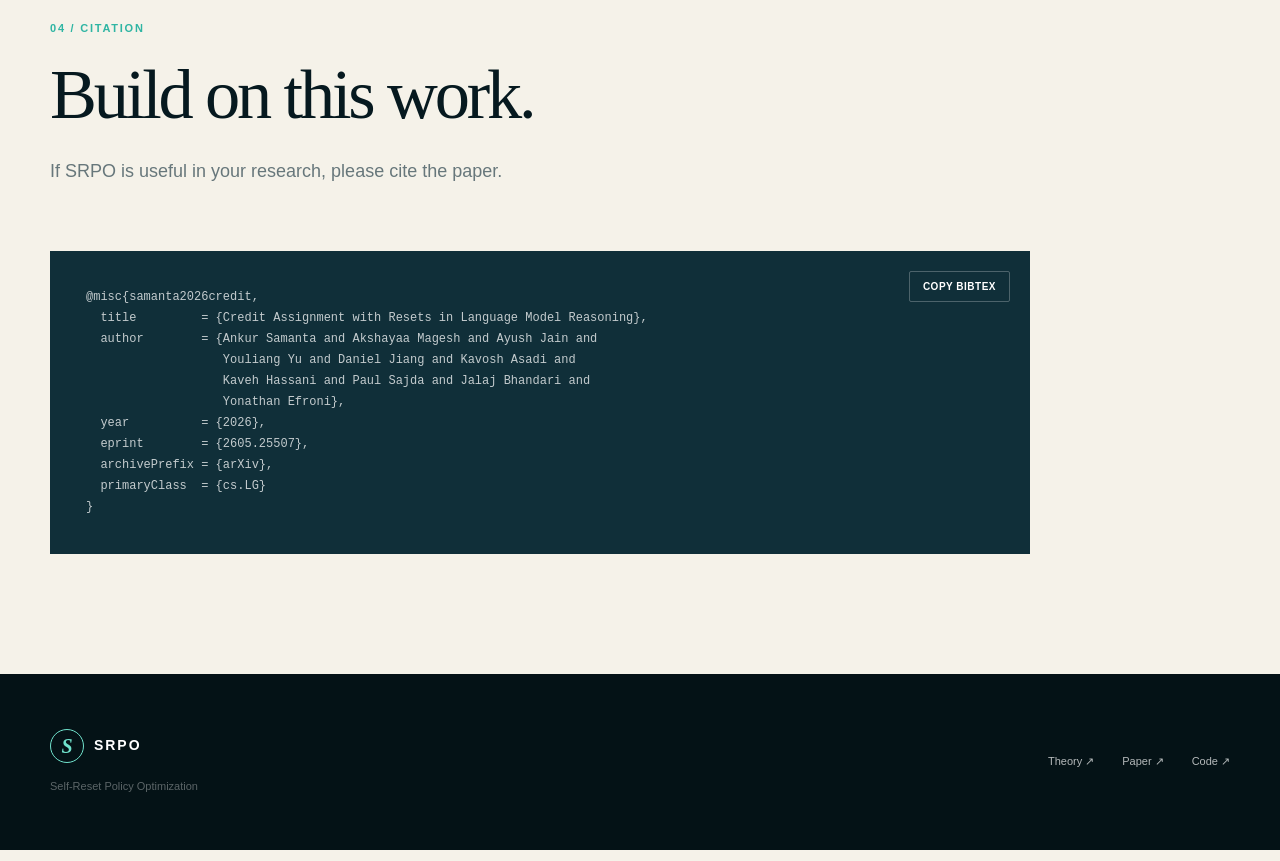
<file: site/srpo/index.html>
<!doctype html>
<html lang="en">
<head>
  <meta charset="utf-8">
  <meta name="viewport" content="width=device-width, initial-scale=1">
  <meta name="theme-color" content="#081c24">
  <meta name="description" content="Self-Reset Policy Optimization uses model self-localization and counterfactual suffix sampling for targeted credit assignment in language-model reasoning.">
  <meta property="og:type" content="website">
  <meta property="og:title" content="SRPO — Self-Reset Policy Optimization">
  <meta property="og:description" content="Find the first error, reset to the clean prefix, and learn from alternative continuations.">
  <meta property="og:url" content="https://reasoningresets.github.io/srpo/">
  <meta property="og:image" content="https://reasoningresets.github.io/figures/tree_visualization.png">
  <meta name="twitter:card" content="summary_large_image">
  <title>SRPO — Self-Reset Policy Optimization</title>
  <script>document.documentElement.classList.add('js')</script>
  <link rel="stylesheet" href="../styles.css">
  <script src="../script.js" defer></script>
</head>
<body>
  <a class="skip-link" href="#main">Skip to content</a>

  <header class="site-header" data-header>
    <a class="wordmark" href="#top" aria-label="SRPO home">
      <span class="wordmark-mark" aria-hidden="true">S</span>
      <span>SRPO</span>
    </a>
    <button class="nav-toggle" type="button" aria-expanded="false" aria-controls="site-nav">
      <span></span><span></span><span></span>
      <span class="sr-only">Open navigation</span>
    </button>
    <nav class="site-nav" id="site-nav" aria-label="Main navigation">
      <a href="#method">Method</a>
      <a href="#results">Results</a>
      <a href="#sampling">Sampling</a>
      <a href="#citation">Citation</a>
      <a class="nav-github" href="../theory/">Theory <span aria-hidden="true">↗</span></a>
    </nav>
  </header>

  <main id="main">
    <section class="hero" id="top">
      <div class="hero-grid" aria-hidden="true"></div>
      <div class="hero-content">
        <p class="eyebrow reveal">Self-localize · Reset · Resample · Learn</p>
        <h1 class="reveal">Self-Reset Policy<br><em>Optimization.</em></h1>
        <p class="hero-deck reveal">
          SRPO finds the first error in a failed reasoning trace, resets to the clean
          prefix before it, and learns from several counterfactual continuations.
        </p>
        <div class="hero-actions reveal">
          <a class="button button-primary" href="https://arxiv.org/abs/2605.25507">Read the paper <span aria-hidden="true">↗</span></a>
          <a class="button button-secondary" href="https://github.com/Ankur-Samanta/SRPO">View the code <span aria-hidden="true">→</span></a>
        </div>
        <p class="authors reveal">
          Ankur Samanta · Akshayaa Magesh · Ayush Jain · Youliang Yu · Daniel Jiang ·
          Kavosh Asadi · Kaveh Hassani · Paul Sajda · Jalaj Bhandari · Yonathan Efroni
        </p>
      </div>

      <div class="hero-diagram reveal" aria-label="A failed reasoning trace branches at a self-localized reset point">
        <div class="diagram-label">One trace. One error. Better alternatives.</div>
        <div class="trace-main">
          <span class="trace-node complete">01</span><span class="trace-line"></span>
          <span class="trace-node complete">02</span><span class="trace-line"></span>
          <span class="trace-node reset">03</span><span class="trace-line failed"></span>
          <span class="trace-node failed">×</span>
        </div>
        <div class="reset-tag">self-localized reset</div>
        <div class="branches">
          <div class="branch"><span></span><b>+1</b></div>
          <div class="branch"><span></span><b>+1</b></div>
          <div class="branch muted"><span></span><b>0</b></div>
        </div>
        <p>Re-enter the improvable state and compare what happens next.</p>
      </div>

      <div class="hero-metrics reveal" aria-label="Key results">
        <div><strong>2–3×</strong><span>faster to matching performance</span></div>
        <div><strong>0</strong><span>external step-level labels</span></div>
        <div><strong>10</strong><span>benchmarks across reasoning domains</span></div>
      </div>
    </section>

    <section class="section method-foundation">
      <div class="theory-bridge reveal">
        <div class="bridge-tag">The general principle</div>
        <div>
          <h3>SRPO is one realization of credit assignment with resets.</h3>
          <p>
            Resetting to an improvable state concentrates learning where a better action
            exists. The companion theory page derives why targeted resets improve sample
            complexity and per-iteration progress over random resets.
          </p>
          <a class="text-link" href="../theory/">Theory and guarantees <span aria-hidden="true">→</span></a>
        </div>
      </div>
    </section>

    <section class="section method" id="method">
      <div class="section-heading narrow reveal">
        <p class="section-number">01 / The method</p>
        <h2>Reset. Resample. Reassign credit.</h2>
        <p>
          After a failed rollout, the same policy identifies its first erroneous thought.
          SRPO keeps the clean prefix, samples new suffixes from that shared state, and
          optimizes their relative outcomes.
        </p>
      </div>

      <ol class="steps reveal">
        <li><span>01</span><div><strong>Roll out</strong><p>Generate an initial thought-by-thought solution.</p></div></li>
        <li><span>02</span><div><strong>Localize</strong><p>Find the first erroneous reasoning step.</p></div></li>
        <li><span>03</span><div><strong>Reset</strong><p>Return to the clean prefix before that error.</p></div></li>
        <li><span>04</span><div><strong>Resample</strong><p>Compare suffixes and update only what follows.</p></div></li>
      </ol>

      <figure class="paper-figure reveal">
        <img src="../figures/tree_visualization.png" alt="SRPO starts from a failed base rollout, localizes its first error, resets to the preceding clean prefix, and samples several continuations with different rewards." loading="lazy">
        <figcaption><span>SRPO</span>The shared prefix is masked, so the policy gradient concentrates on the divergent suffixes.</figcaption>
      </figure>

      <div class="comparison-grid method-details">
        <article class="comparison-card conventional reveal">
          <div class="card-label"><span>A</span> Thought MDP</div>
          <h3>Each action is a complete reasoning step.</h3>
          <p>The model determines semantically coherent thought boundaries during generation, making every prefix a valid on-policy reset state.</p>
        </article>
        <article class="comparison-card srpo reveal">
          <div class="card-label"><span>B</span> Prefix-masked loss</div>
          <h3>Credit lands only where continuations differ.</h3>
          <p>Rewards are normalized within each suffix group, and copied prefix tokens receive no gradient.</p>
        </article>
      </div>
    </section>

    <section class="section results" id="results">
      <div class="section-heading reveal">
        <p class="section-number">02 / Results</p>
        <h2>More precise credit.<br><em>Faster learning.</em></h2>
      </div>

      <div class="result-grid">
        <article class="result-card reveal">
          <div class="result-copy"><span class="result-index">A</span><h3>SRPO converges higher and faster.</h3><p>On LiveCodeBench v6 medium with OLMo-3-7B, SRPO reaches matching pass rates 2–3× faster than GRPO and random resets.</p></div>
          <img src="../figures/val_curves_lcb_medium.png" alt="Validation curves showing SRPO improving faster and reaching a higher pass rate than GRPO and RRPO on LiveCodeBench." loading="lazy">
        </article>
        <article class="result-card reveal">
          <div class="result-copy"><span class="result-index">B</span><h3>The gradient lands where it should.</h3><p>Prefix masking removes the learning signal from shared history and focuses credit on the suffix where sampled decisions differ.</p></div>
          <img src="../figures/grad_tree_p2_effective.png" alt="Per-thought gradient signal under an SRPO update, with shared prefix tokens masked." loading="lazy">
        </article>
      </div>

      <article class="treerl-result reveal">
        <div class="treerl-copy">
          <span class="result-index">C</span>
          <h3>SRPO remains ahead of matched tree search.</h3>
          <p>TreeRL uses two initial completions, one entropy-selected branch point per completion, and three continuations from each point—the same eight-terminal-rollout budget. Results are three-seed averages over ten benchmarks.</p>
        </div>
        <div class="benchmark-bars" aria-label="Ten-benchmark average comparison between SRPO and TreeRL">
          <div class="model-comparison">
            <span class="model-label">Qwen-2.5-14B</span>
            <div class="bar-row"><span>SRPO</span><i><b style="--score: 86.4%"></b></i><strong>43.2</strong></div>
            <div class="bar-row muted"><span>TreeRL</span><i><b style="--score: 74%"></b></i><strong>37.0</strong></div>
            <em>+6.2 points</em>
          </div>
          <div class="model-comparison">
            <span class="model-label">OLMo-3-7B</span>
            <div class="bar-row"><span>SRPO</span><i><b style="--score: 94.6%"></b></i><strong>47.3</strong></div>
            <div class="bar-row muted"><span>TreeRL</span><i><b style="--score: 75.6%"></b></i><strong>37.8</strong></div>
            <em>+9.5 points</em>
          </div>
        </div>
      </article>

      <article class="wide-result reveal">
        <div class="wide-result-copy"><span class="result-index">D</span><h3>Precision makes resets pay off.</h3><p>Corrections succeed far more often from a clean prefix. SRPO concentrates resets near the first error, where a new continuation can still recover the answer.</p></div>
        <div class="wide-result-image"><img src="../figures/combined_4panel_eff5_lcb_medium_fine.png" alt="Analysis of reset locations and correction rates for clean and erroneous prefixes." loading="lazy"></div>
      </article>
    </section>

    <section class="section sampling" id="sampling">
      <div class="section-heading narrow reveal">
        <p class="section-number">03 / Sampling design</p>
        <h2>A controlled comparison under the same rollout budget.</h2>
        <p>SRPO splits eight rollouts into a fresh base group and a reset group. Reset suffixes share the same history, making their outcome differences informative about decisions after the chosen state.</p>
      </div>
      <figure class="paper-figure sampling-figure reveal">
        <img src="../figures/sampling_strategies.svg" alt="Comparison of GRPO, RRPO, and SRPO sampling strategies under a fixed eight-rollout budget." loading="lazy">
        <figcaption><span>Sampling</span>GRPO, random-reset RRPO, and self-localized SRPO under a fixed eight-rollout budget.</figcaption>
      </figure>
    </section>

    <section class="section takeaway">
      <div class="takeaway-inner reveal">
        <p class="section-number">The takeaway</p>
        <blockquote>Find the state where improvement is possible. Resample what follows. Assign credit where decisions change.</blockquote>
        <a class="text-link" href="https://github.com/Ankur-Samanta/SRPO">Train with SRPO <span aria-hidden="true">↗</span></a>
      </div>
    </section>

    <section class="section citation" id="citation">
      <div class="section-heading narrow reveal"><p class="section-number">04 / Citation</p><h2>Build on this work.</h2><p>If SRPO is useful in your research, please cite the paper.</p></div>
      <div class="citation-box reveal">
        <pre><code id="bibtex">@misc{samanta2026credit,
  title         = {Credit Assignment with Resets in Language Model Reasoning},
  author        = {Ankur Samanta and Akshayaa Magesh and Ayush Jain and
                   Youliang Yu and Daniel Jiang and Kavosh Asadi and
                   Kaveh Hassani and Paul Sajda and Jalaj Bhandari and
                   Yonathan Efroni},
  year          = {2026},
  eprint        = {2605.25507},
  archivePrefix = {arXiv},
  primaryClass  = {cs.LG}
}</code></pre>
        <button class="copy-button" type="button" data-copy aria-label="Copy BibTeX citation"><span data-copy-label>Copy BibTeX</span></button>
      </div>
    </section>
  </main>

  <footer class="site-footer">
    <div><a class="wordmark footer-mark" href="#top"><span class="wordmark-mark" aria-hidden="true">S</span><span>SRPO</span></a><p>Self-Reset Policy Optimization</p></div>
    <div class="footer-links"><a href="../theory/">Theory ↗</a><a href="https://arxiv.org/abs/2605.25507">Paper ↗</a><a href="https://github.com/Ankur-Samanta/SRPO">Code ↗</a></div>
  </footer>
</body>
</html>
</file>
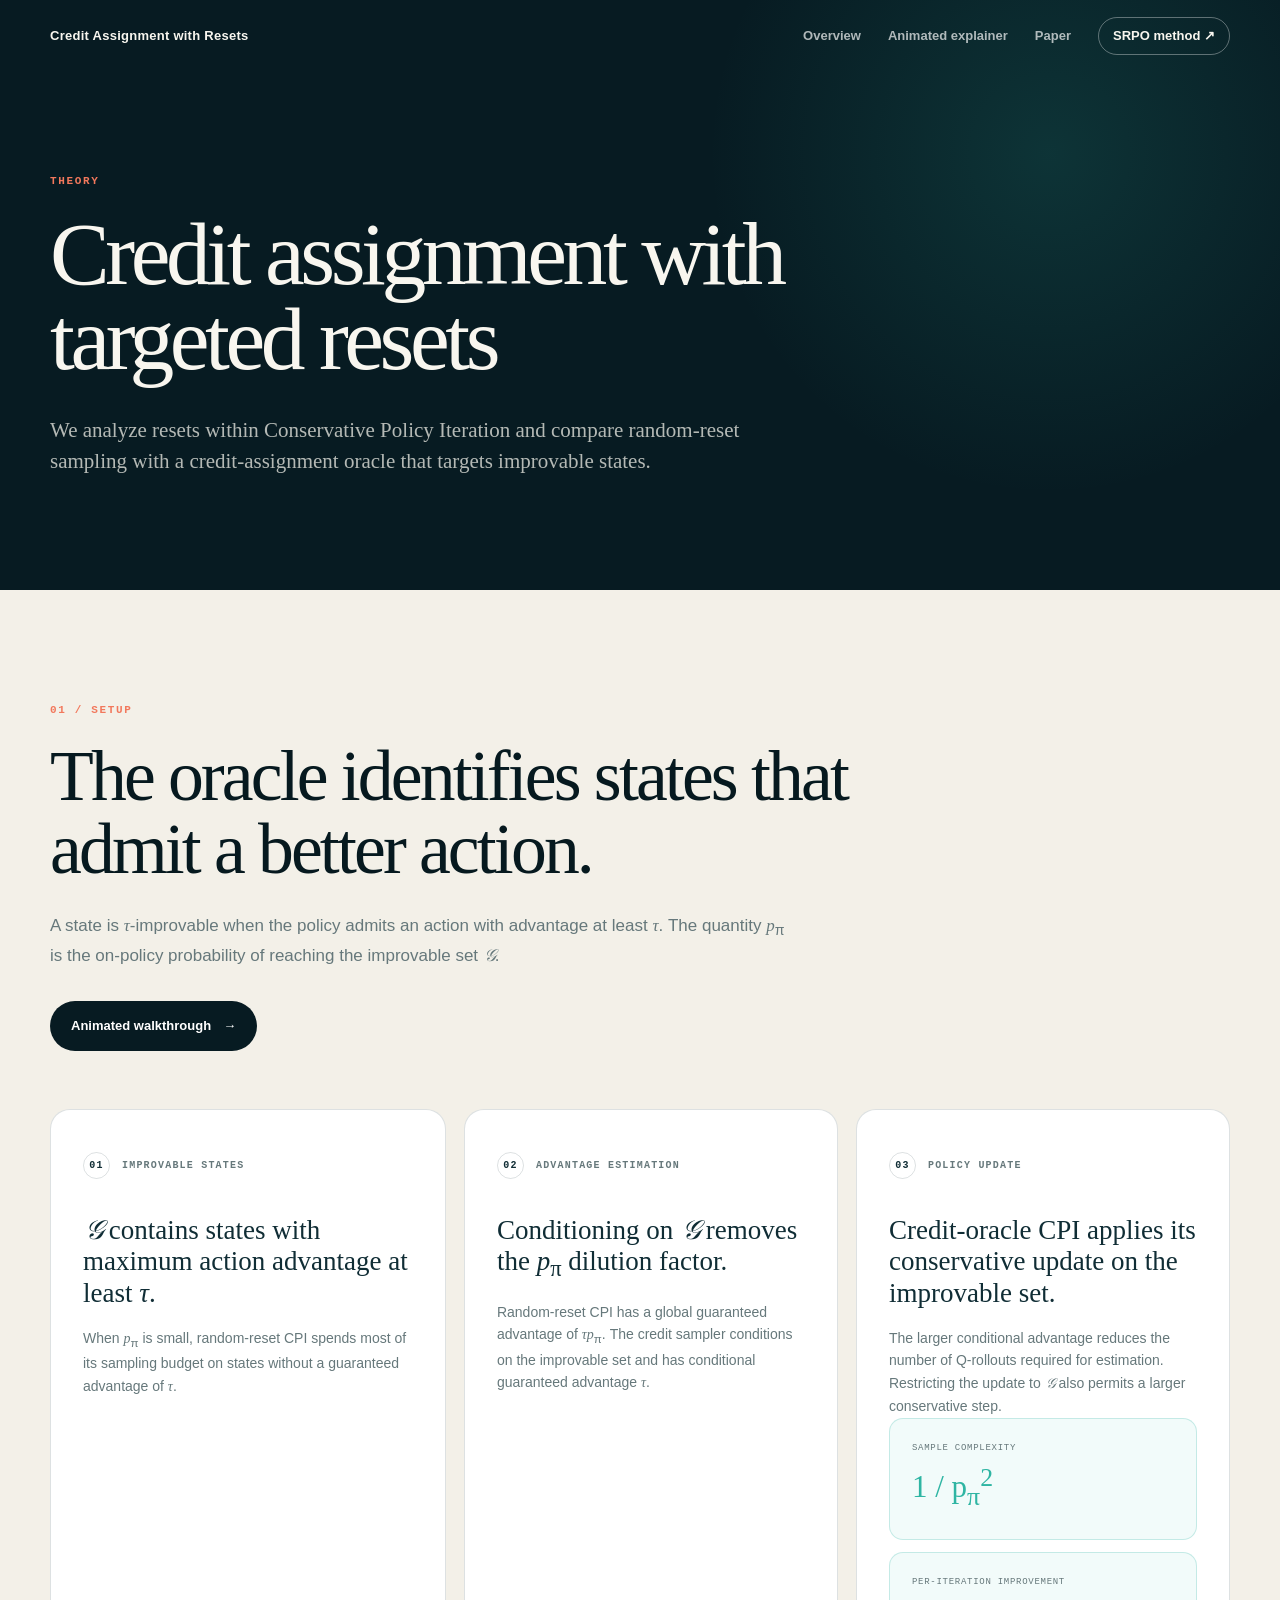
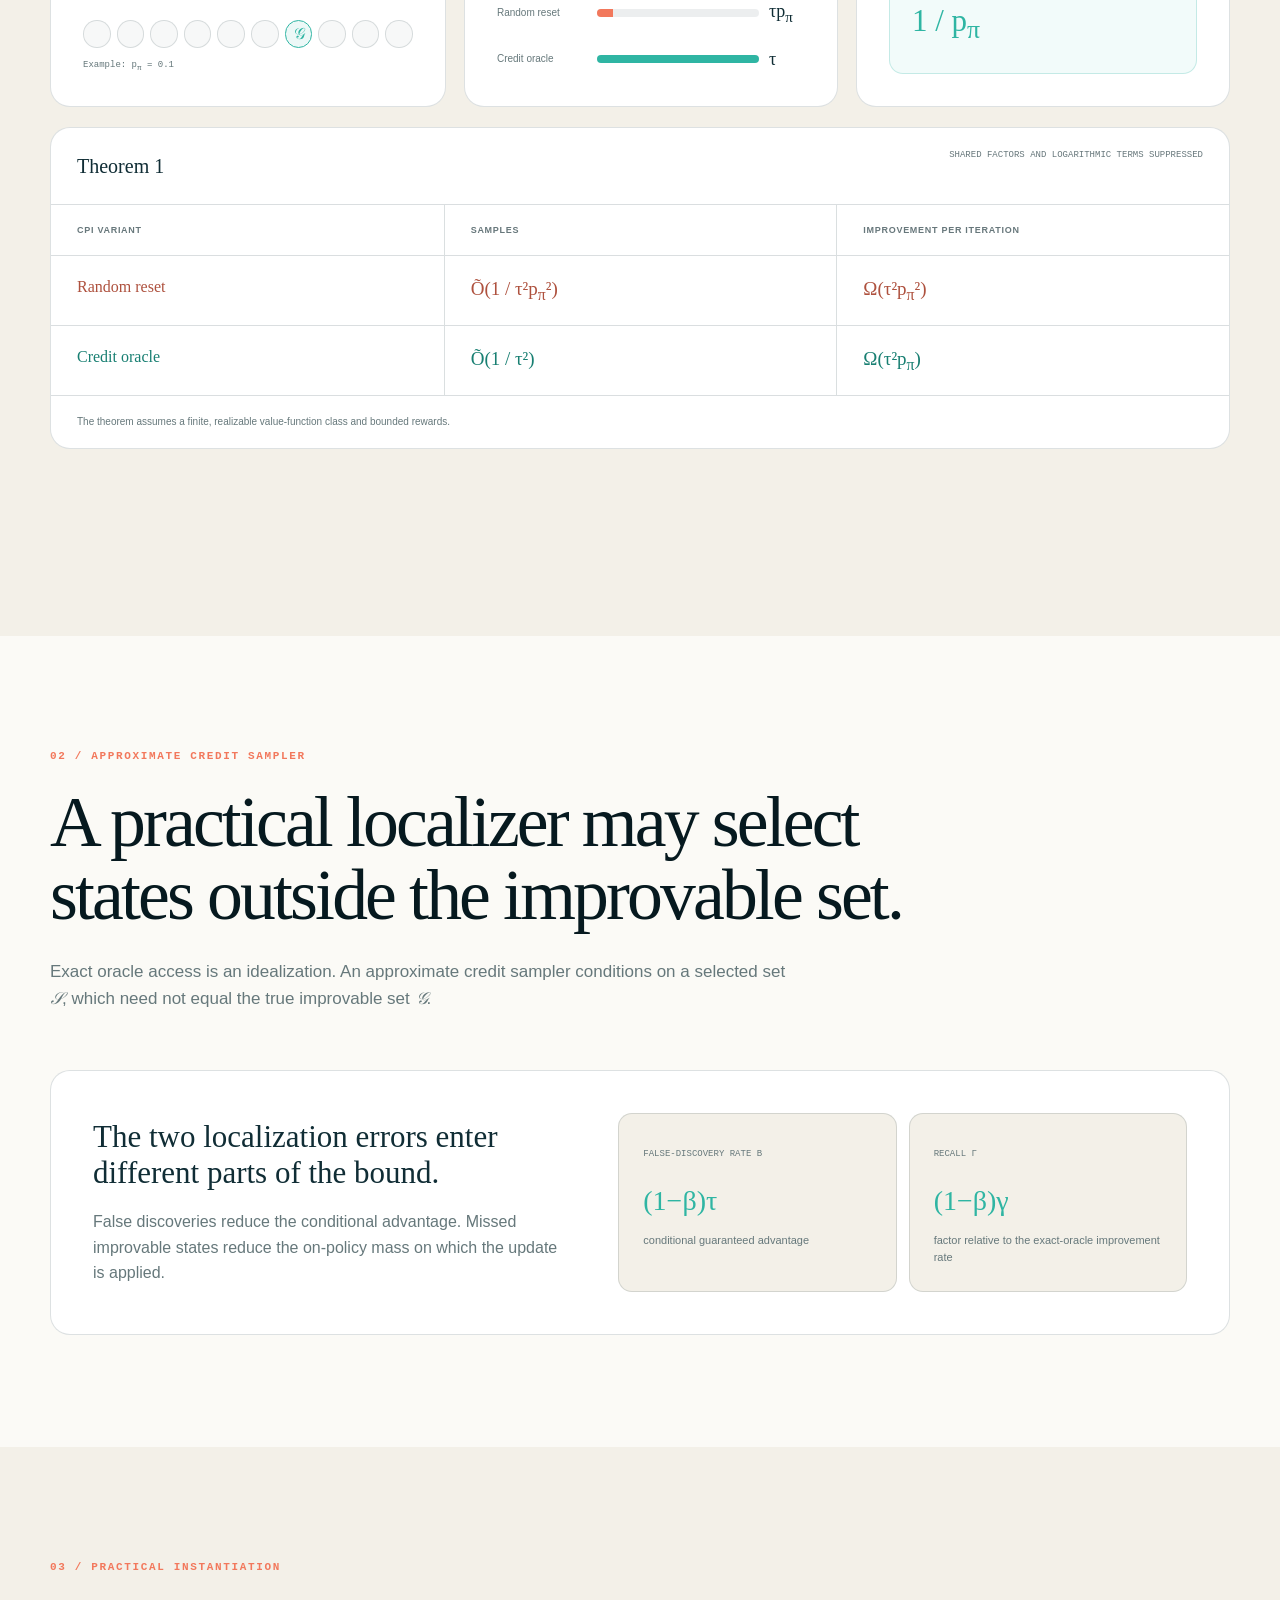
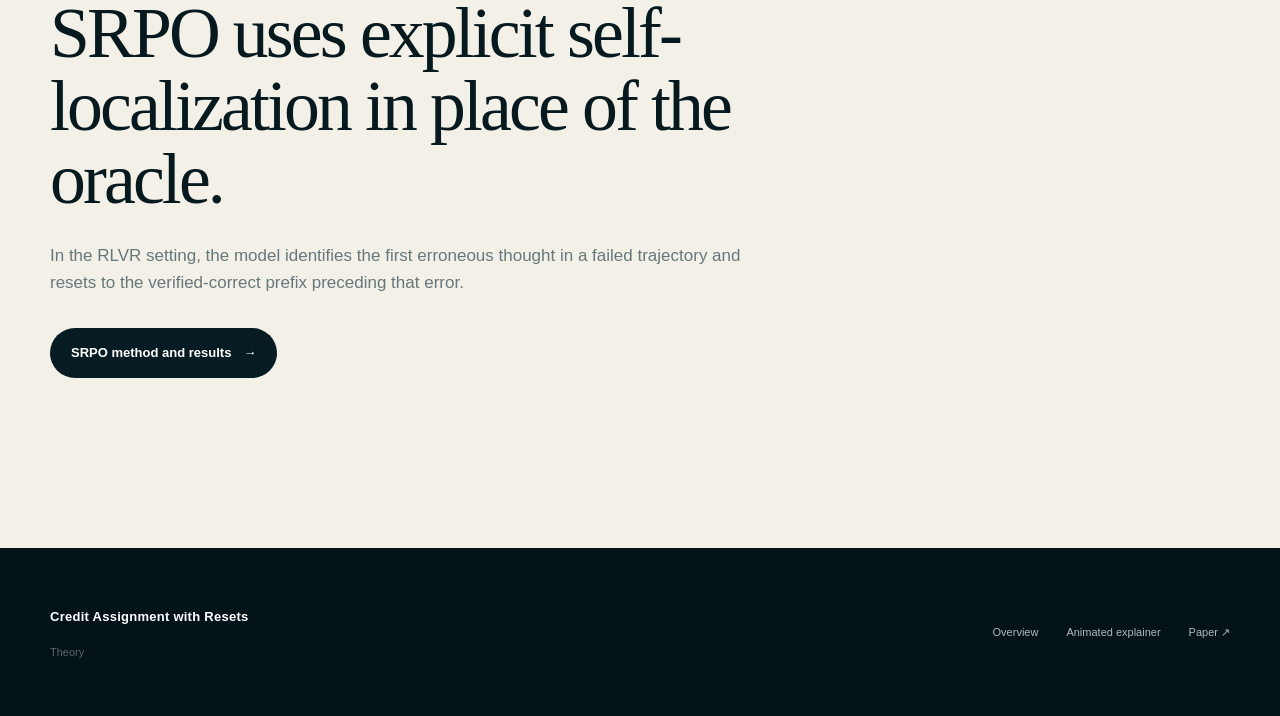
<file: site/theory/index.html>
<!doctype html>
<html lang="en">
<head>
  <meta charset="utf-8">
  <meta name="viewport" content="width=device-width, initial-scale=1">
  <meta name="theme-color" content="#081c24">
  <meta name="description" content="Theory for credit assignment with resets: improvable states, credit-oracle CPI, and approximate credit samplers.">
  <meta property="og:type" content="website">
  <meta property="og:title" content="Theory — Credit Assignment with Resets">
  <meta property="og:description" content="Credit-oracle CPI targets improvable states and improves sample complexity and per-iteration improvement over random-reset CPI.">
  <meta property="og:url" content="https://reasoningresets.github.io/theory/">
  <title>Theory — Credit Assignment with Resets</title>
  <script>document.documentElement.classList.add('js')</script>
  <link rel="stylesheet" href="../styles.css">
  <link rel="stylesheet" href="../home.css">
  <script src="../script.js" defer></script>
</head>
<body class="home-page theory-page">
  <a class="skip-link" href="#main">Skip to content</a>

  <header class="site-header" data-header>
    <a class="wordmark" href="../" aria-label="Credit Assignment with Resets home"><span>Credit Assignment with Resets</span></a>
    <button class="nav-toggle" type="button" aria-expanded="false" aria-controls="site-nav">
      <span></span><span></span><span></span><span class="sr-only">Open navigation</span>
    </button>
    <nav class="site-nav" id="site-nav" aria-label="Main navigation">
      <a href="../">Overview</a>
      <a href="../explainer/">Animated explainer</a>
      <a href="https://arxiv.org/abs/2605.25507">Paper</a>
      <a class="nav-github" href="../srpo/">SRPO method <span aria-hidden="true">↗</span></a>
    </nav>
  </header>

  <main id="main">
    <section class="subpage-hero">
      <div>
        <p class="eyebrow reveal">Theory</p>
        <h1 class="reveal">Credit assignment with targeted resets</h1>
        <p class="hero-deck reveal">
          We analyze resets within Conservative Policy Iteration and compare random-reset
          sampling with a credit-assignment oracle that targets improvable states.
        </p>
      </div>
    </section>

    <section class="section theory" id="theory">
      <div class="section-heading reveal">
        <p class="section-number">01 / Setup</p>
        <h2>The oracle identifies states that admit a better action.</h2>
        <p>
          A state is <var>τ</var>-improvable when the policy admits an action with advantage
          at least <var>τ</var>. The quantity <var>p</var><sub>π</sub> is the on-policy
          probability of reaching the improvable set <var>𝒢</var>.
        </p>
        <div class="section-actions">
          <a class="button button-dark" href="../explainer/">Animated walkthrough <span aria-hidden="true">→</span></a>
        </div>
      </div>

      <div class="theory-cards">
        <article class="theory-card reveal">
          <p class="card-label"><span>01</span> Improvable states</p>
          <h3><var>𝒢</var> contains states with maximum action advantage at least <var>τ</var>.</h3>
          <p>
            When <var>p</var><sub>π</sub> is small, random-reset CPI spends most of its
            sampling budget on states without a guaranteed advantage of <var>τ</var>.
          </p>
          <div class="state-row" aria-hidden="true">
            <i></i><i></i><i></i><i></i><i></i><i></i><i class="selected">𝒢</i><i></i><i></i><i></i>
          </div>
          <small>Example: p<sub>π</sub> = 0.1</small>
        </article>

        <article class="theory-card reveal">
          <p class="card-label"><span>02</span> Advantage estimation</p>
          <h3>Conditioning on <var>𝒢</var> removes the <var>p</var><sub>π</sub> dilution factor.</h3>
          <p>
            Random-reset CPI has a global guaranteed advantage of
            <var>τp</var><sub>π</sub>. The credit sampler conditions on the improvable set
            and has conditional guaranteed advantage <var>τ</var>.
          </p>
          <div class="signal-comparison">
            <div><span>Random reset</span><i><b style="width:10%"></b></i><strong>τp<sub>π</sub></strong></div>
            <div><span>Credit oracle</span><i><b style="width:100%"></b></i><strong>τ</strong></div>
          </div>
        </article>

        <article class="theory-card theorem-card reveal">
          <p class="card-label"><span>03</span> Policy update</p>
          <h3>Credit-oracle CPI applies its conservative update on the improvable set.</h3>
          <p>
            The larger conditional advantage reduces the number of Q-rollouts required for
            estimation. Restricting the update to <var>𝒢</var> also permits a larger
            conservative step.
          </p>
          <div class="factor-pair">
            <div><span>Sample complexity</span><strong>1 / p<sub>π</sub><sup>2</sup></strong></div>
            <div><span>Per-iteration improvement</span><strong>1 / p<sub>π</sub></strong></div>
          </div>
        </article>
      </div>

      <div class="guarantee reveal">
        <div class="guarantee-heading"><span>Theorem 1</span><p>Shared factors and logarithmic terms suppressed</p></div>
        <div class="guarantee-table" role="table" aria-label="Random reset and credit-oracle CPI guarantees">
          <div class="guarantee-row guarantee-labels" role="row"><span role="columnheader">CPI variant</span><span role="columnheader">Samples</span><span role="columnheader">Improvement per iteration</span></div>
          <div class="guarantee-row random-row" role="row"><strong role="cell">Random reset</strong><span role="cell">Õ(1 / τ²p<sub>π</sub>²)</span><span role="cell">Ω(τ²p<sub>π</sub>²)</span></div>
          <div class="guarantee-row oracle-row" role="row"><strong role="cell">Credit oracle</strong><span role="cell">Õ(1 / τ²)</span><span role="cell">Ω(τ²p<sub>π</sub>)</span></div>
        </div>
        <p class="guarantee-note">The theorem assumes a finite, realizable value-function class and bounded rewards.</p>
      </div>
    </section>

    <section class="section approximate-section" id="approximate">
      <div class="section-heading reveal">
        <p class="section-number">02 / Approximate credit sampler</p>
        <h2>A practical localizer may select states outside the improvable set.</h2>
        <p>
          Exact oracle access is an idealization. An approximate credit sampler conditions
          on a selected set <var>𝒮</var>, which need not equal the true improvable set
          <var>𝒢</var>.
        </p>
      </div>

      <div class="approximate-summary reveal">
        <div>
          <h3>The two localization errors enter different parts of the bound.</h3>
          <p>
            False discoveries reduce the conditional advantage. Missed improvable states
            reduce the on-policy mass on which the update is applied.
          </p>
        </div>
        <div class="approximate-factors">
          <div><span>False-discovery rate β</span><strong>(1−β)τ</strong><p>conditional guaranteed advantage</p></div>
          <div><span>Recall γ</span><strong>(1−β)γ</strong><p>factor relative to the exact-oracle improvement rate</p></div>
        </div>
      </div>
    </section>

    <section class="section practice-link">
      <div class="section-heading narrow reveal">
        <p class="section-number">03 / Practical instantiation</p>
        <h2>SRPO uses explicit self-localization in place of the oracle.</h2>
        <p>
          In the RLVR setting, the model identifies the first erroneous thought in a failed
          trajectory and resets to the verified-correct prefix preceding that error.
        </p>
        <div class="section-actions"><a class="button button-dark" href="../srpo/">SRPO method and results <span aria-hidden="true">→</span></a></div>
      </div>
    </section>
  </main>

  <footer class="site-footer">
    <div><a class="wordmark footer-mark" href="../"><span>Credit Assignment with Resets</span></a><p>Theory</p></div>
    <div class="footer-links"><a href="../">Overview</a><a href="../explainer/">Animated explainer</a><a href="https://arxiv.org/abs/2605.25507">Paper ↗</a></div>
  </footer>
</body>
</html>
</file>
<file: site/styles.css>
:root {
  --ink: #0a2530;
  --ink-deep: #06191f;
  --paper: #f5f2e9;
  --paper-light: #fcfaf4;
  --teal: #2fb5a3;
  --teal-bright: #70e2cc;
  --coral: #f2785c;
  --yellow: #f2c94c;
  --muted: #67777b;
  --line: rgba(10, 37, 48, 0.15);
  --content: 1180px;
  --serif: Iowan Old Style, Baskerville, "Times New Roman", serif;
  --sans: Inter, ui-sans-serif, -apple-system, BlinkMacSystemFont, "Segoe UI", sans-serif;
  --mono: "SFMono-Regular", Consolas, "Liberation Mono", monospace;
}

* { box-sizing: border-box; }

html {
  scroll-behavior: smooth;
  scroll-padding-top: 90px;
}

body {
  margin: 0;
  color: var(--ink);
  background: var(--paper);
  font-family: var(--sans);
  font-size: 16px;
  line-height: 1.6;
  -webkit-font-smoothing: antialiased;
}

body::selection { background: var(--yellow); color: var(--ink-deep); }

a { color: inherit; }
img { display: block; max-width: 100%; }
button, a { -webkit-tap-highlight-color: transparent; }

.sr-only {
  position: absolute;
  width: 1px;
  height: 1px;
  padding: 0;
  margin: -1px;
  overflow: hidden;
  clip: rect(0, 0, 0, 0);
  white-space: nowrap;
  border: 0;
}

.skip-link {
  position: fixed;
  top: 12px;
  left: 12px;
  z-index: 100;
  padding: 10px 16px;
  background: var(--yellow);
  color: var(--ink);
  transform: translateY(-150%);
}

.skip-link:focus { transform: none; }

.site-header {
  position: fixed;
  z-index: 50;
  top: 0;
  left: 0;
  width: 100%;
  min-height: 72px;
  display: flex;
  align-items: center;
  justify-content: space-between;
  padding: 12px max(28px, calc((100vw - var(--content)) / 2));
  color: #fff;
  transition: background-color 180ms ease, box-shadow 180ms ease;
}

.site-header.scrolled {
  background: rgba(6, 25, 31, 0.94);
  box-shadow: 0 1px 0 rgba(255,255,255,0.1);
  backdrop-filter: blur(14px);
}

.wordmark {
  display: inline-flex;
  gap: 10px;
  align-items: center;
  color: inherit;
  font-size: 14px;
  font-weight: 800;
  letter-spacing: 0.14em;
  text-decoration: none;
}

.wordmark-mark {
  width: 34px;
  height: 34px;
  display: grid;
  place-items: center;
  border: 1px solid currentColor;
  border-radius: 50%;
  color: var(--teal-bright);
  font-family: var(--serif);
  font-size: 20px;
  font-style: italic;
  letter-spacing: 0;
}

.site-nav {
  display: flex;
  align-items: center;
  gap: 30px;
  font-size: 13px;
  font-weight: 650;
}

.site-nav a { text-decoration: none; }
.site-nav a:not(.nav-github) { color: rgba(255,255,255,0.7); }
.site-nav a:hover { color: var(--teal-bright); }

.nav-github {
  padding: 8px 14px;
  border: 1px solid rgba(255,255,255,0.35);
  border-radius: 99px;
}

.nav-toggle {
  display: none;
  border: 0;
  padding: 8px;
  background: transparent;
}

.nav-toggle > span:not(.sr-only) {
  width: 22px;
  height: 1px;
  display: block;
  margin: 5px;
  background: #fff;
}

.hero {
  position: relative;
  min-height: 940px;
  overflow: hidden;
  padding: 165px max(28px, calc((100vw - var(--content)) / 2)) 70px;
  color: #f7f5ed;
  background:
    radial-gradient(circle at 82% 25%, rgba(47,181,163,0.18), transparent 31%),
    radial-gradient(circle at 10% 90%, rgba(242,120,92,0.08), transparent 26%),
    var(--ink-deep);
}

.hero-grid {
  position: absolute;
  inset: 0;
  opacity: 0.09;
  background-image:
    linear-gradient(rgba(255,255,255,0.3) 1px, transparent 1px),
    linear-gradient(90deg, rgba(255,255,255,0.3) 1px, transparent 1px);
  background-size: 72px 72px;
  mask-image: linear-gradient(to bottom, black, transparent 92%);
}

.hero::after {
  content: "";
  position: absolute;
  top: 115px;
  right: -170px;
  width: 540px;
  height: 540px;
  border: 1px solid rgba(112,226,204,0.18);
  border-radius: 50%;
  box-shadow: 0 0 0 80px rgba(112,226,204,0.025), 0 0 0 160px rgba(112,226,204,0.018);
}

.hero-content {
  position: relative;
  z-index: 2;
  width: min(730px, 67%);
}

.eyebrow,
.section-number {
  margin: 0 0 22px;
  color: var(--teal);
  font-size: 11px;
  font-weight: 800;
  letter-spacing: 0.16em;
  text-transform: uppercase;
}

.hero h1,
.section-heading h2 {
  margin: 0;
  font-family: var(--serif);
  font-weight: 400;
  letter-spacing: -0.045em;
  line-height: 0.98;
}

.hero h1 { font-size: clamp(62px, 8.4vw, 116px); }
.hero h1 em, .section-heading h2 em { color: var(--teal-bright); font-weight: 400; }

.hero-deck {
  max-width: 660px;
  margin: 35px 0 0;
  color: rgba(255,255,255,0.72);
  font-size: clamp(18px, 2vw, 22px);
  line-height: 1.55;
}

.hero-actions { display: flex; gap: 12px; margin-top: 35px; }

.button {
  display: inline-flex;
  align-items: center;
  justify-content: center;
  gap: 12px;
  min-height: 50px;
  padding: 0 21px;
  border: 1px solid transparent;
  border-radius: 3px;
  font-size: 13px;
  font-weight: 750;
  text-decoration: none;
  transition: transform 160ms ease, background-color 160ms ease;
}

.button:hover { transform: translateY(-2px); }
.button-primary { background: var(--teal-bright); color: var(--ink-deep); }
.button-primary:hover { background: #96efdE; }
.button-secondary { border-color: rgba(255,255,255,0.25); color: #fff; }
.button-secondary:hover { background: rgba(255,255,255,0.07); }

.authors {
  max-width: 670px;
  margin: 32px 0 0;
  color: rgba(255,255,255,0.52);
  font-size: 12px;
  line-height: 1.8;
}

.hero-diagram {
  position: absolute;
  z-index: 3;
  top: 260px;
  right: max(28px, calc((100vw - var(--content)) / 2));
  width: 380px;
  min-height: 390px;
  padding: 28px;
  border: 1px solid rgba(255,255,255,0.15);
  background: rgba(6,25,31,0.55);
  box-shadow: 0 24px 80px rgba(0,0,0,0.25);
  backdrop-filter: blur(8px);
}

.diagram-label {
  margin-bottom: 42px;
  color: rgba(255,255,255,0.45);
  font-size: 10px;
  font-weight: 800;
  letter-spacing: 0.12em;
  text-transform: uppercase;
}

.trace-main { display: flex; align-items: center; }
.trace-node {
  flex: 0 0 38px;
  width: 38px;
  height: 38px;
  display: grid;
  place-items: center;
  border: 1px solid rgba(255,255,255,0.3);
  border-radius: 50%;
  color: rgba(255,255,255,0.7);
  font-family: var(--mono);
  font-size: 10px;
}

.trace-node.reset {
  border: 2px solid var(--yellow);
  color: var(--yellow);
  box-shadow: 0 0 0 7px rgba(242,201,76,0.08);
}

.trace-node.failed { border-color: var(--coral); color: var(--coral); }
.trace-line { height: 1px; flex: 1; background: rgba(255,255,255,0.3); }
.trace-line.failed { background: linear-gradient(90deg, rgba(255,255,255,0.3), var(--coral)); }

.reset-tag {
  width: max-content;
  margin: 13px 0 15px 154px;
  color: var(--yellow);
  font-family: var(--mono);
  font-size: 9px;
  letter-spacing: 0.05em;
}

.branches { width: 154px; margin-left: 172px; }
.branch { height: 37px; display: flex; align-items: center; }
.branch span {
  height: 100%;
  flex: 1;
  border-bottom: 1px solid var(--teal-bright);
  transform: skewY(-10deg) translateY(-17px);
  transform-origin: left;
}
.branch b { color: var(--teal-bright); font-family: var(--mono); font-size: 10px; }
.branch.muted { opacity: 0.4; }

.hero-diagram > p {
  margin: 25px 0 0;
  color: rgba(255,255,255,0.55);
  font-family: var(--serif);
  font-size: 17px;
  font-style: italic;
  line-height: 1.4;
}

.hero-metrics {
  position: absolute;
  z-index: 3;
  left: max(28px, calc((100vw - var(--content)) / 2));
  right: max(28px, calc((100vw - var(--content)) / 2));
  bottom: 62px;
  display: grid;
  grid-template-columns: repeat(3, 1fr);
  border-top: 1px solid rgba(255,255,255,0.15);
}

.hero-metrics > div {
  display: flex;
  align-items: baseline;
  gap: 14px;
  padding: 27px 22px 0 0;
}
.hero-metrics > div + div { border-left: 1px solid rgba(255,255,255,0.15); padding-left: 28px; }
.hero-metrics strong { color: var(--teal-bright); font-family: var(--serif); font-size: 40px; font-weight: 400; line-height: 1; }
.hero-metrics span { max-width: 160px; color: rgba(255,255,255,0.5); font-size: 11px; line-height: 1.4; }

.section { padding: 120px max(28px, calc((100vw - var(--content)) / 2)); }
.section-heading { margin-bottom: 65px; }
.section-heading.narrow { max-width: 800px; }
.section-heading h2 { max-width: 1050px; font-size: clamp(43px, 5.5vw, 72px); color: var(--ink-deep); }
.section-heading h2 em { color: var(--coral); }
.section-heading > p:last-child:not(.section-number) {
  max-width: 730px;
  margin: 28px 0 0;
  color: var(--muted);
  font-size: 18px;
}

.comparison-grid { display: grid; grid-template-columns: 1fr 1fr; gap: 20px; }
.comparison-card { position: relative; min-height: 365px; padding: 38px; border: 1px solid var(--line); overflow: hidden; }
.comparison-card.conventional { background: rgba(255,255,255,0.28); }
.comparison-card.srpo { background: var(--ink); color: #fff; }
.card-label { display: flex; align-items: center; gap: 12px; color: var(--muted); font-size: 10px; font-weight: 800; letter-spacing: 0.12em; text-transform: uppercase; }
.srpo .card-label { color: rgba(255,255,255,0.48); }
.card-label span { width: 27px; height: 27px; display: grid; place-items: center; border: 1px solid currentColor; border-radius: 50%; }
.comparison-card h3 { max-width: 490px; margin: 29px 0 40px; font-family: var(--serif); font-size: 30px; font-weight: 400; line-height: 1.2; }
.token-strip, .reward-strip { display: grid; grid-template-columns: 1.15fr 1.15fr 0.85fr 1fr; gap: 3px; }
.token-strip span { padding: 10px 5px; border-bottom: 2px solid var(--coral); color: var(--muted); background: rgba(10,37,48,0.06); font-family: var(--mono); font-size: 8px; text-align: center; text-transform: uppercase; }
.srpo .token-strip span { border-color: var(--teal-bright); color: rgba(255,255,255,0.5); background: rgba(255,255,255,0.05); }
.srpo .token-strip span.masked { border-color: rgba(255,255,255,0.18); opacity: 0.6; }
.reward-strip span { padding-top: 6px; color: var(--coral); font-family: var(--mono); font-size: 14px; text-align: center; }
.reward-strip.positive span { color: var(--teal-bright); }
.comparison-card > p { margin: 28px 0 0; color: var(--muted); font-size: 13px; }
.srpo > p { color: rgba(255,255,255,0.54); }

.theory { background: #e9eee9; }
.explainer-invite {
  display: flex;
  justify-content: space-between;
  gap: 30px;
  align-items: center;
  margin: -28px 0 54px;
  padding: 22px 25px;
  border: 1px solid rgba(47,181,163,0.32);
  color: #fff;
  background: var(--ink-deep);
  text-decoration: none;
}
.explainer-invite > span { color: rgba(255,255,255,0.5); font-family: var(--mono); font-size: 9px; letter-spacing: 0.08em; text-transform: uppercase; }
.explainer-invite b { margin-right: 9px; color: var(--teal-bright); }
.explainer-invite strong { font-family: var(--serif); font-size: 18px; font-weight: 400; }
.explainer-invite i { margin-left: 12px; color: var(--teal-bright); font-family: var(--sans); font-style: normal; }
.explainer-invite:hover { border-color: var(--teal); }
.theory-glossary {
  display: grid;
  grid-template-columns: repeat(4, 1fr);
  margin-bottom: 90px;
  border-top: 1px solid var(--line);
  border-bottom: 1px solid var(--line);
}
.theory-glossary article { display: flex; gap: 15px; padding: 24px 18px 24px 0; }
.theory-glossary article + article { padding-left: 20px; border-left: 1px solid var(--line); }
.theory-symbol { flex: 0 0 35px; color: var(--coral); font-family: var(--serif); font-size: 23px; font-style: italic; line-height: 1.2; }
.theory-symbol sub { font-size: 11px; }
.theory-glossary h3 { margin: 0 0 6px; font-family: var(--serif); font-size: 18px; font-weight: 400; line-height: 1.2; }
.theory-glossary p { margin: 0; color: var(--muted); font-size: 11px; line-height: 1.5; }

.signal-story { display: grid; grid-template-columns: 0.85fr 1.15fr; gap: 80px; align-items: center; margin: 0 0 110px; }
.signal-story.reverse { grid-template-columns: 1.15fr 0.85fr; }
.signal-story.reverse .signal-copy { order: 2; }
.story-step { margin: 0 0 17px; color: var(--coral); font-size: 10px; font-weight: 800; letter-spacing: 0.11em; text-transform: uppercase; }
.signal-copy h3, .payoff-intro h3, .theory-bridge h3 { margin: 0 0 17px; font-family: var(--serif); font-size: 34px; font-weight: 400; line-height: 1.15; }
.signal-copy > p:last-child, .payoff-intro > p:last-child, .theory-bridge p { margin: 0; color: var(--muted); font-size: 14px; }
.signal-copy strong, .payoff-intro strong { color: var(--ink); }
var { font-family: var(--serif); font-style: italic; }

.state-field { padding: 34px; border: 1px solid var(--line); background: rgba(255,255,255,0.4); }
.field-label { display: flex; justify-content: space-between; margin-bottom: 27px; color: var(--muted); font: 700 9px var(--mono); letter-spacing: 0.08em; text-transform: uppercase; }
.state-dots { display: grid; grid-template-columns: repeat(5, 1fr); gap: 14px; }
.state-dots > span { position: relative; aspect-ratio: 1; border: 1px solid rgba(10,37,48,0.22); border-radius: 50%; background: rgba(10,37,48,0.03); }
.state-dots > span::after { content: ""; position: absolute; inset: 42%; border-radius: 50%; background: rgba(10,37,48,0.3); }
.state-dots > span.improvable { display: grid; place-items: center; border: 2px solid var(--coral); background: rgba(242,120,92,0.1); box-shadow: 0 0 0 7px rgba(242,120,92,0.06); }
.state-dots > span.improvable::after { display: none; }
.state-dots b { color: var(--coral); font-family: var(--serif); font-size: 22px; font-weight: 400; }
.field-key { display: flex; align-items: center; gap: 8px; margin-top: 25px; color: var(--muted); font-size: 10px; }
.field-key i { width: 9px; height: 9px; border: 2px solid var(--coral); border-radius: 50%; }

.signal-meter { padding: 38px; color: #fff; background: var(--ink); }
.meter-row { display: grid; grid-template-columns: 120px 1fr 42px; gap: 15px; align-items: center; margin-bottom: 29px; }
.meter-row > div:first-child b, .meter-row > div:first-child span { display: block; }
.meter-row > div:first-child b { font-family: var(--serif); font-size: 16px; font-weight: 400; }
.meter-row > div:first-child span { color: rgba(255,255,255,0.4); font-size: 9px; }
.meter-track { height: 12px; background: rgba(255,255,255,0.08); }
.meter-track i { display: block; width: var(--meter); height: 100%; background: var(--coral); }
.oracle-meter .meter-track i { background: var(--teal-bright); }
.meter-row > strong { color: var(--coral); font-family: var(--serif); font-size: 15px; font-weight: 400; }
.oracle-meter > strong { color: var(--teal-bright); }
.signal-meter > p { margin: 33px 0 0; padding-top: 20px; border-top: 1px solid rgba(255,255,255,0.13); color: rgba(255,255,255,0.52); font-size: 11px; }
.signal-meter > p b { color: var(--teal-bright); }

.theory-payoff { display: grid; grid-template-columns: 0.8fr 1.2fr; gap: 70px; align-items: end; margin-bottom: 95px; padding-top: 5px; }
.payoff-cards { display: grid; grid-template-columns: repeat(3, 1fr); }
.payoff-cards article { min-height: 190px; padding: 25px 19px; border: 1px solid var(--line); background: rgba(255,255,255,0.35); }
.payoff-cards article + article { border-left: 0; }
.payoff-cards article > span { color: var(--muted); font-size: 9px; font-weight: 750; letter-spacing: 0.07em; text-transform: uppercase; }
.payoff-cards strong { display: block; margin: 27px 0 5px; color: var(--ink); font-family: var(--serif); font-size: 32px; font-weight: 400; white-space: nowrap; }
.payoff-cards strong sub, .payoff-cards strong sup { font-size: 13px; }
.payoff-cards p { margin: 0; color: var(--muted); font-size: 10px; }
.payoff-cards .example-card { color: #fff; background: var(--coral); border-color: var(--coral); }
.payoff-cards .example-card > span, .payoff-cards .example-card p { color: rgba(255,255,255,0.7); }
.payoff-cards .example-card strong { color: #fff; }

.guarantee { margin-bottom: 75px; border: 1px solid var(--line); background: var(--paper-light); }
.guarantee-heading { display: flex; justify-content: space-between; gap: 25px; padding: 22px 26px; border-bottom: 1px solid var(--line); }
.guarantee-heading span { font-family: var(--serif); font-size: 20px; }
.guarantee-heading p { margin: 0; color: var(--muted); font: 9px var(--mono); text-transform: uppercase; }
.guarantee-row { display: grid; grid-template-columns: 1fr 1fr 1fr; }
.guarantee-row > * { padding: 18px 26px; }
.guarantee-row > * + * { border-left: 1px solid var(--line); }
.guarantee-labels { color: var(--muted); border-bottom: 1px solid var(--line); font-size: 9px; font-weight: 750; letter-spacing: 0.08em; text-transform: uppercase; }
.guarantee-row:not(.guarantee-labels) { font-family: var(--serif); }
.guarantee-row:not(.guarantee-labels) strong { font-size: 16px; font-weight: 400; }
.guarantee-row:not(.guarantee-labels) span { font-size: 19px; }
.random-row { color: #ae513e; border-bottom: 1px solid var(--line); }
.oracle-row { color: #187f72; }
.guarantee-note { margin: 0; padding: 18px 26px; border-top: 1px solid var(--line); color: var(--muted); font-size: 10px; }

.theory-bridge { display: grid; grid-template-columns: 170px 1fr; gap: 45px; padding: 42px; color: #fff; background: var(--ink-deep); }
.bridge-tag { color: var(--teal-bright); font: 800 10px var(--mono); letter-spacing: 0.1em; text-transform: uppercase; }
.theory-bridge h3 { color: #fff; }
.theory-bridge p { color: rgba(255,255,255,0.55); }

.approximate-oracle { margin-bottom: 28px; border: 1px solid var(--line); background: rgba(255,255,255,0.42); }
.approximate-heading { display: grid; grid-template-columns: 0.65fr 1.1fr 1.25fr; gap: 30px; align-items: start; padding: 34px; border-bottom: 1px solid var(--line); }
.approximate-heading .story-step { margin: 6px 0 0; }
.approximate-heading h3 { margin: 0; font-family: var(--serif); font-size: 30px; font-weight: 400; line-height: 1.15; }
.approximate-heading > p:last-child { margin: 3px 0 0; color: var(--muted); font-size: 13px; }
.error-modes { display: grid; grid-template-columns: 1fr 1fr; }
.error-modes article { display: flex; gap: 22px; padding: 34px; }
.error-modes article + article { border-left: 1px solid var(--line); }
.error-symbol { flex: 0 0 42px; color: var(--coral); font-family: var(--serif); font-size: 38px; font-style: italic; line-height: 1; }
.error-modes h4 { margin: 0 0 8px; font-family: var(--serif); font-size: 21px; font-weight: 400; }
.error-modes p { margin: 0; color: var(--muted); font-size: 12px; }
.error-modes strong { color: var(--ink); font-family: var(--serif); font-size: 15px; font-weight: 400; }
.approximate-bound { display: grid; grid-template-columns: 0.7fr 1.5fr 1fr; gap: 24px; align-items: center; padding: 24px 34px; color: #fff; background: var(--ink); }
.approximate-bound > span { color: var(--teal-bright); font-size: 9px; font-weight: 800; letter-spacing: 0.09em; text-transform: uppercase; }
.approximate-bound > strong { font-family: var(--serif); font-size: 20px; font-weight: 400; }
.approximate-bound > p { margin: 0; color: rgba(255,255,255,0.48); font-size: 10px; }

.method { background: var(--paper-light); }
.method-foundation { padding-top: 54px; padding-bottom: 54px; background: var(--paper); }
.method-foundation .theory-bridge { align-items: center; }
.method-foundation .text-link { display: inline-block; margin-top: 18px; }
.method-details { margin-top: 20px; }
.steps { display: grid; grid-template-columns: repeat(4, 1fr); margin: 0 0 70px; padding: 0; list-style: none; border-top: 1px solid var(--line); }
.steps li { display: flex; gap: 16px; min-height: 135px; padding: 23px 18px 15px 0; border-bottom: 1px solid var(--line); }
.steps li + li { padding-left: 22px; border-left: 1px solid var(--line); }
.steps li > span { color: var(--coral); font-family: var(--mono); font-size: 10px; }
.steps strong { font-family: var(--serif); font-size: 20px; font-weight: 400; }
.steps p { margin: 6px 0 0; color: var(--muted); font-size: 12px; line-height: 1.5; }

.paper-figure { margin: 0; padding: 25px; border: 1px solid var(--line); background: #fff; }
.paper-figure img { width: 100%; }
.paper-figure figcaption { display: flex; gap: 24px; margin-top: 22px; padding-top: 19px; border-top: 1px solid var(--line); color: var(--muted); font-size: 11px; }
.paper-figure figcaption span { flex: 0 0 auto; color: var(--coral); font-family: var(--mono); font-weight: 700; text-transform: uppercase; }

.results { background: #e8eee9; }
.result-grid { display: grid; grid-template-columns: 1fr 1fr; gap: 20px; }
.result-card { display: flex; flex-direction: column; background: var(--paper-light); border: 1px solid var(--line); }
.result-copy { min-height: 285px; padding: 38px; }
.result-index { display: grid; place-items: center; width: 30px; height: 30px; border: 1px solid var(--coral); border-radius: 50%; color: var(--coral); font-family: var(--mono); font-size: 10px; }
.result-copy h3, .wide-result h3 { margin: 24px 0 12px; font-family: var(--serif); font-size: 30px; font-weight: 400; line-height: 1.15; }
.result-copy p, .wide-result p { margin: 0; color: var(--muted); font-size: 14px; }
.result-card > img { width: 100%; height: 340px; padding: 18px; object-fit: contain; background: #fff; border-top: 1px solid var(--line); }

.treerl-result { display: grid; grid-template-columns: 0.85fr 1.15fr; margin-top: 20px; border: 1px solid var(--line); background: var(--paper-light); }
.treerl-copy { padding: 38px; }
.treerl-copy h3 { margin: 24px 0 12px; font-family: var(--serif); font-size: 30px; font-weight: 400; line-height: 1.15; }
.treerl-copy p { margin: 0; color: var(--muted); font-size: 13px; }
.treerl-copy a { text-underline-offset: 3px; }
.benchmark-bars { display: grid; grid-template-columns: 1fr 1fr; align-items: center; gap: 1px; background: var(--line); }
.model-comparison { height: 100%; padding: 36px 28px; background: #fff; }
.model-label { display: block; margin-bottom: 25px; color: var(--muted); font: 750 9px var(--mono); letter-spacing: 0.08em; text-transform: uppercase; }
.bar-row { display: grid; grid-template-columns: 48px 1fr 33px; gap: 10px; align-items: center; margin: 13px 0; }
.bar-row > span { font-size: 10px; font-weight: 750; }
.bar-row > i { height: 8px; overflow: hidden; background: rgba(10,37,48,0.08); }
.bar-row > i > b { display: block; width: var(--score); height: 100%; background: var(--teal); }
.bar-row > strong { font-family: var(--mono); font-size: 11px; }
.bar-row.muted { color: var(--muted); }
.bar-row.muted > i > b { background: #a9b4b1; }
.model-comparison > em { display: block; margin-top: 20px; color: var(--coral); font-family: var(--serif); font-size: 17px; }

.wide-result { display: grid; grid-template-columns: 330px 1fr; margin-top: 20px; background: var(--ink); color: #fff; }
.wide-result-copy { padding: 42px 34px; }
.wide-result h3 { color: #fff; }
.wide-result p { color: rgba(255,255,255,0.55); }
.wide-result-image { display: flex; align-items: center; min-width: 0; padding: 26px; background: #fff; }
.wide-result-image img { width: 100%; }

.sampling { background: var(--paper-light); }
.sampling-figure { padding: 35px; }

.takeaway { position: relative; overflow: hidden; color: #fff; background: var(--ink-deep); }
.takeaway::after { content: "↻"; position: absolute; right: -20px; bottom: -170px; color: rgba(112,226,204,0.06); font-family: var(--serif); font-size: 440px; line-height: 1; }
.takeaway-inner { position: relative; z-index: 1; max-width: 920px; }
.takeaway blockquote { margin: 0 0 42px; font-family: var(--serif); font-size: clamp(38px, 5vw, 64px); line-height: 1.08; letter-spacing: -0.03em; }
.text-link { color: var(--teal-bright); font-size: 13px; font-weight: 750; text-underline-offset: 5px; }

.citation { background: var(--paper); }
.citation-box { position: relative; max-width: 980px; background: #102f39; color: rgba(255,255,255,0.75); }
.citation-box pre { margin: 0; padding: 36px 160px 36px 36px; overflow-x: auto; font-family: var(--mono); font-size: 12px; line-height: 1.75; }
.copy-button { position: absolute; top: 20px; right: 20px; padding: 9px 13px; border: 1px solid rgba(255,255,255,0.25); border-radius: 2px; color: #fff; background: transparent; font: 700 10px var(--sans); letter-spacing: 0.05em; text-transform: uppercase; cursor: pointer; }
.copy-button:hover { color: var(--teal-bright); border-color: var(--teal-bright); }

.site-footer { display: flex; justify-content: space-between; gap: 40px; padding: 55px max(28px, calc((100vw - var(--content)) / 2)); color: rgba(255,255,255,0.7); background: #041216; }
.footer-mark { color: #fff; }
.site-footer p { margin: 15px 0 0; color: rgba(255,255,255,0.35); font-size: 11px; }
.footer-links { display: flex; gap: 28px; align-items: center; font-size: 11px; }
.footer-links a { text-decoration: none; }
.footer-links a:hover { color: var(--teal-bright); }

.js .reveal { opacity: 0; transform: translateY(18px); transition: opacity 600ms ease, transform 600ms ease; }
.js .reveal.visible { opacity: 1; transform: none; }

@media (max-width: 1000px) {
  .hero { min-height: 1180px; }
  .hero-content { width: 100%; }
  .hero-diagram { top: 590px; left: max(28px, calc((100vw - var(--content)) / 2)); right: auto; width: min(470px, calc(100% - 56px)); min-height: 315px; }
  .diagram-label { margin-bottom: 26px; }
  .hero-metrics { left: auto; right: 28px; bottom: 65px; width: 340px; grid-template-columns: 1fr; border: 0; }
  .hero-metrics > div { padding: 10px 0; }
  .hero-metrics > div + div { border: 0; padding-left: 0; }
  .result-card > img { height: 280px; }
  .theory-glossary { grid-template-columns: 1fr 1fr; }
  .theory-glossary article:nth-child(3) { border-left: 0; border-top: 1px solid var(--line); }
  .theory-glossary article:nth-child(4) { border-top: 1px solid var(--line); }
  .signal-story, .signal-story.reverse { grid-template-columns: 1fr 1fr; gap: 40px; }
  .theory-payoff { grid-template-columns: 1fr; }
  .approximate-heading { grid-template-columns: 0.55fr 1fr 1.1fr; gap: 20px; }
  .approximate-bound { grid-template-columns: 0.7fr 1.3fr; }
  .approximate-bound > p { grid-column: 1 / -1; }
  .treerl-result { grid-template-columns: 1fr; }
}

@media (max-width: 760px) {
  .site-header { min-height: 64px; padding: 10px 20px; }
  .site-header { flex-wrap: wrap; background: rgba(6,25,31,0.98); }
  .site-nav { width: 100%; flex-wrap: wrap; gap: 6px 18px; font-size: 11px; }
  .js .nav-toggle { display: block; }
  .js .site-nav { position: absolute; top: 64px; left: 0; right: 0; display: none; flex-direction: column; align-items: stretch; gap: 0; padding: 14px 20px 24px; background: rgba(6,25,31,0.98); }
  .js .site-nav.open { display: flex; }
  .site-nav a { padding: 12px 0; }
  .nav-github { border: 0; }
  html:not(.js) .hero { padding-top: 180px; }
  .hero { min-height: 1150px; padding: 128px 20px 50px; }
  .hero h1 { font-size: clamp(53px, 16vw, 82px); }
  .hero-deck { font-size: 17px; }
  .hero-actions { align-items: stretch; flex-direction: column; max-width: 300px; }
  .authors { font-size: 10px; }
  .hero-diagram { top: 680px; left: 20px; width: calc(100% - 40px); padding: 22px; }
  .reset-tag { margin-left: 42%; }
  .branches { width: 42%; margin-left: 49%; }
  .hero-metrics { left: 20px; right: 20px; bottom: 34px; width: auto; grid-template-columns: repeat(3, 1fr); border-top: 1px solid rgba(255,255,255,0.15); }
  .hero-metrics > div { display: block; padding: 17px 10px 0 0; }
  .hero-metrics > div + div { padding-left: 12px; border-left: 1px solid rgba(255,255,255,0.15); }
  .hero-metrics strong { display: block; font-size: 30px; }
  .hero-metrics span { display: block; margin-top: 7px; font-size: 9px; }
  .section { padding: 84px 20px; }
  .section-heading { margin-bottom: 45px; }
  .comparison-grid, .result-grid, .wide-result { grid-template-columns: 1fr; }
  .comparison-card { min-height: 340px; padding: 28px; }
  .steps { grid-template-columns: 1fr 1fr; }
  .steps li + li { padding-left: 18px; }
  .steps li:nth-child(3) { border-left: 0; }
  .paper-figure, .sampling-figure { padding: 12px; }
  .paper-figure figcaption { display: block; }
  .paper-figure figcaption span { display: block; margin-bottom: 8px; }
  .result-copy { min-height: auto; padding: 28px; }
  .result-card > img { height: auto; min-height: 230px; }
  .wide-result-image { padding: 12px; }
  .citation-box pre { padding: 70px 24px 26px; font-size: 10px; }
  .theory-glossary { grid-template-columns: 1fr; margin-bottom: 65px; }
  .explainer-invite { display: grid; margin-top: -20px; }
  .theory-glossary article + article { padding-left: 0; border-left: 0; border-top: 1px solid var(--line); }
  .signal-story, .signal-story.reverse { grid-template-columns: 1fr; gap: 32px; margin-bottom: 80px; }
  .signal-story.reverse .signal-copy { order: initial; }
  .state-field, .signal-meter { padding: 24px; }
  .theory-payoff { gap: 30px; margin-bottom: 70px; }
  .payoff-cards { grid-template-columns: 1fr; }
  .payoff-cards article { min-height: 145px; }
  .payoff-cards article + article { border-left: 1px solid var(--line); border-top: 0; }
  .payoff-cards strong { margin-top: 17px; }
  .guarantee { overflow-x: auto; }
  .guarantee-heading, .guarantee-table, .guarantee-note { min-width: 600px; }
  .theory-bridge { grid-template-columns: 1fr; gap: 18px; padding: 30px; }
  .approximate-heading, .error-modes, .approximate-bound { grid-template-columns: 1fr; }
  .approximate-heading { gap: 13px; padding: 27px; }
  .error-modes article { padding: 27px; }
  .error-modes article + article { border-top: 1px solid var(--line); border-left: 0; }
  .approximate-bound { gap: 10px; padding: 24px 27px; }
  .approximate-bound > p { grid-column: auto; }
  .benchmark-bars { grid-template-columns: 1fr; }
  .model-comparison { padding: 28px; }
  .site-footer { flex-direction: column; padding: 45px 20px; }
  .footer-links { flex-wrap: wrap; }
}

@media (prefers-reduced-motion: reduce) {
  html { scroll-behavior: auto; }
  *, *::before, *::after { transition-duration: 0.01ms !important; animation-duration: 0.01ms !important; }
  .js .reveal { opacity: 1; transform: none; }
}
</file>
<file: site/home.css>
/* Restrained project-page layout. Scoped so the SRPO and experimental pages retain their own designs. */

.home-page {
  --content: 1180px;
  --home-night: #071b22;
  --home-paper: #f3f0e8;
  --home-light: #fbfaf6;
  --home-ink: #102d35;
  --home-muted: #66787b;
  --home-line: rgba(16, 45, 53, 0.14);
  color: var(--home-ink);
  background: var(--home-paper);
}

.home-page .site-header { min-height: 72px; color: #f8f6ef; }
.home-page .site-header.scrolled { background: rgba(7, 27, 34, 0.95); }
.home-page .wordmark { font-size: 13px; letter-spacing: 0.02em; }
.home-page .site-nav { gap: 27px; }
.home-page .site-nav a:not(.nav-github) { color: rgba(255,255,255,0.68); }
.home-page .site-nav a:hover { color: var(--teal-bright); }
.home-page .nav-github { border-radius: 999px; }

.home-page .hero {
  min-height: 790px;
  padding: 158px max(28px, calc((100vw - var(--content)) / 2)) 78px;
  background:
    radial-gradient(circle at 82% 25%, rgba(47,181,163,0.17), transparent 31%),
    radial-gradient(circle at 8% 90%, rgba(242,120,92,0.08), transparent 26%),
    var(--home-night);
}
.home-page .hero::after { display: none; }
.home-page .hero-inner { position: relative; z-index: 1; }
.home-page .hero-content { width: auto; max-width: 800px; }
.home-page .eyebrow,
.home-page .section-number { margin: 0 0 20px; color: var(--coral); font-family: var(--mono); font-size: 11px; font-weight: 700; letter-spacing: 0.15em; text-transform: uppercase; }
.home-page .hero h1 { max-width: 900px; margin: 0; font-family: var(--serif); font-size: clamp(66px, 7.8vw, 116px); font-weight: 500; letter-spacing: -0.055em; line-height: 0.91; }
.home-page .hero h1 em { color: var(--teal-bright); font-weight: 400; }
.home-page .hero-deck { max-width: 690px; margin: 34px 0 0; color: rgba(248,246,239,0.72); font-family: var(--serif); font-size: 21px; line-height: 1.48; }
.home-page .hero-actions { gap: 12px; margin-top: 34px; }
.home-page .button { padding: 13px 20px; border-radius: 999px; font-size: 13px; }
.home-page .button-primary { color: var(--home-night); background: var(--coral); }
.home-page .button-primary:hover { color: var(--home-night); background: #ff957b; }
.home-page .button-secondary { border-color: rgba(255,255,255,0.3); }
.home-page .button-dark { color: #fff; background: var(--home-night); }
.home-page .button-dark:hover { color: var(--teal-bright); }
.home-page .button-outline { border-color: var(--home-line); color: var(--home-ink); background: transparent; }
.home-page .button-outline:hover { border-color: var(--teal); color: var(--home-ink); }
.home-page .authors { max-width: 760px; margin-top: 30px; color: rgba(248,246,239,0.46); font-size: 11px; line-height: 1.8; }

.home-page .section { padding: 112px max(28px, calc((100vw - var(--content)) / 2)); }
.home-page .section-heading { max-width: 940px; margin-bottom: 58px; }
.home-page .section-heading.narrow { max-width: 790px; }
.home-page .section-heading h2 { margin: 0; font-family: var(--serif); font-size: clamp(42px, 5.6vw, 75px); font-weight: 500; letter-spacing: -0.04em; line-height: 1.02; }
.home-page .section-heading h2 em { color: var(--teal); }
.home-page .section-heading > p:last-of-type { max-width: 740px; margin: 26px 0 0; color: var(--home-muted); font-size: 17px; }
.home-page .section-actions { display: flex; flex-wrap: wrap; gap: 12px; margin-top: 32px; }

.home-page .problem { background: var(--home-light); }
.home-page .comparison-grid { gap: 18px; }
.home-page .comparison-card { min-height: 355px; padding: 36px; border: 1px solid var(--home-line); border-radius: 20px; color: var(--home-ink); background: #fff; }
.home-page .comparison-card.conventional { background: #fff; }
.home-page .comparison-card.srpo { border-color: rgba(47,181,163,0.34); background: linear-gradient(145deg, #fff 50%, rgba(47,181,163,0.09)); }
.home-page .card-label,
.home-page .srpo .card-label { color: var(--home-muted); font-family: var(--mono); font-size: 10px; font-weight: 600; }
.home-page .card-label span { color: var(--home-ink); border-color: var(--home-line); }
.home-page .comparison-card h3 { margin: 28px 0 34px; font-size: 29px; font-weight: 500; line-height: 1.16; }
.home-page .comparison-card > p,
.home-page .srpo > p { color: var(--home-muted); font-size: 14px; }
.home-page .token-strip span { border-color: rgba(242,120,92,0.6); color: var(--home-muted); background: rgba(16,45,53,0.05); }
.home-page .srpo .token-strip span { border-color: var(--teal); color: var(--home-muted); background: rgba(47,181,163,0.07); }
.home-page .srpo .token-strip span.masked { border-color: var(--home-line); opacity: 0.7; }
.home-page .reward-strip.positive span { color: var(--teal); }

.home-page .theory { background: var(--home-paper); }
.home-page .theory-overview { display: grid; grid-template-columns: minmax(0,1.25fr) minmax(320px,0.75fr); gap: 65px; align-items: center; padding: 42px; border: 1px solid var(--home-line); border-radius: 20px; background: #fff; }
.home-page .theory-overview h3 { max-width: 700px; margin: 25px 0 18px; font-family: var(--serif); font-size: 31px; font-weight: 500; line-height: 1.16; }
.home-page .theory-overview > div > p:last-child { max-width: 670px; margin: 0; color: var(--home-muted); }
.home-page .factor-pair { display: grid; grid-template-columns: 1fr; gap: 12px; }
.home-page .factor-pair > div { min-height: 122px; display: flex; flex-direction: column; justify-content: space-between; padding: 22px; border: 1px solid rgba(47,181,163,0.24); border-radius: 14px; background: rgba(47,181,163,0.06); }
.home-page .factor-pair span { color: var(--home-muted); font-family: var(--mono); font-size: 9px; letter-spacing: 0.08em; text-transform: uppercase; }
.home-page .factor-pair strong { color: var(--teal); font-family: var(--serif); font-size: 31px; font-weight: 500; }

.home-page .method { background: var(--home-light); }
.home-page .theory-bridge { grid-template-columns: 220px 1fr; gap: 44px; padding: 42px; border: 1px solid var(--home-line); border-radius: 20px; color: var(--home-ink); background: #fff; }
.home-page .bridge-tag { color: var(--teal); }
.home-page .theory-bridge h3 { max-width: 720px; color: var(--home-ink); font-size: 31px; font-weight: 500; }
.home-page .theory-bridge p { max-width: 760px; color: var(--home-muted); }
.home-page .text-link { display: inline-block; margin-top: 20px; color: var(--teal); }

.home-page .citation { background: var(--home-paper); }
.home-page .citation-box { overflow: hidden; border-radius: 18px; background: var(--home-night); }
.home-page .copy-button { border-radius: 999px; }
.home-page .site-footer { background: #041318; }
.home-page .footer-mark { font-size: 13px; letter-spacing: 0.02em; }

/* Full theory page */
.home-page .subpage-hero { min-height: 590px; display: flex; align-items: center; padding: 140px max(28px, calc((100vw - var(--content)) / 2)) 80px; color: #f8f6ef; background: radial-gradient(circle at 82% 26%, rgba(47,181,163,0.16), transparent 30%), var(--home-night); }
.home-page .subpage-hero > div { max-width: 900px; }
.home-page .subpage-hero h1 { margin: 0; font-family: var(--serif); font-size: clamp(58px, 7vw, 100px); font-weight: 500; letter-spacing: -0.05em; line-height: 0.95; }
.home-page .subpage-hero .hero-deck { max-width: 760px; }
.home-page .theory-cards { display: grid; grid-template-columns: repeat(3, 1fr); gap: 18px; }
.home-page .theory-card { min-height: 465px; display: flex; flex-direction: column; padding: 32px; border: 1px solid var(--home-line); border-radius: 20px; background: #fff; }
.home-page .theory-card h3 { margin: 26px 0 18px; font-family: var(--serif); font-size: 27px; font-weight: 500; line-height: 1.16; }
.home-page .theory-card > p:not(.card-label) { margin: 0; color: var(--home-muted); font-size: 14px; }
.home-page .theory-card small { margin-top: 10px; color: var(--home-muted); font-family: var(--mono); font-size: 9px; }
.home-page .theory-card .factor-pair { margin-top: auto; }
.home-page .state-row { display: grid; grid-template-columns: repeat(10,1fr); gap: 6px; margin-top: auto; padding-top: 28px; }
.home-page .state-row i { aspect-ratio: 1; display: grid; place-items: center; border: 1px solid var(--home-line); border-radius: 50%; color: transparent; background: rgba(16,45,53,0.03); font-family: var(--serif); font-style: normal; }
.home-page .state-row i.selected { border-color: var(--teal); color: var(--teal); background: rgba(47,181,163,0.09); }
.home-page .signal-comparison { display: grid; gap: 16px; margin-top: auto; padding-top: 28px; }
.home-page .signal-comparison > div { display: grid; grid-template-columns: 90px 1fr auto; gap: 10px; align-items: center; }
.home-page .signal-comparison span { color: var(--home-muted); font-size: 10px; }
.home-page .signal-comparison i { height: 8px; overflow: hidden; border-radius: 99px; background: rgba(16,45,53,0.08); }
.home-page .signal-comparison b { display: block; height: 100%; background: var(--coral); }
.home-page .signal-comparison > div:last-child b { background: var(--teal); }
.home-page .signal-comparison strong { min-width: 36px; font-family: var(--serif); font-size: 18px; font-weight: 500; }
.home-page .guarantee { margin-top: 20px; overflow: hidden; border-color: var(--home-line); border-radius: 20px; background: #fff; }
.home-page .guarantee-note { color: var(--home-muted); }
.home-page .approximate-section { background: var(--home-light); }
.home-page .approximate-summary { display: grid; grid-template-columns: minmax(0,0.9fr) minmax(420px,1.1fr); gap: 60px; align-items: center; padding: 42px; border: 1px solid var(--home-line); border-radius: 20px; background: #fff; }
.home-page .approximate-summary h3 { margin: 0 0 18px; font-family: var(--serif); font-size: 31px; font-weight: 500; line-height: 1.16; }
.home-page .approximate-summary > div > p { margin: 0; color: var(--home-muted); }
.home-page .approximate-factors { display: grid; grid-template-columns: 1fr 1fr; gap: 12px; }
.home-page .approximate-factors > div { padding: 24px; border: 1px solid var(--home-line); border-radius: 14px; background: var(--home-paper); }
.home-page .approximate-factors span { color: var(--home-muted); font-family: var(--mono); font-size: 9px; text-transform: uppercase; }
.home-page .approximate-factors strong { display: block; margin: 15px 0 8px; color: var(--teal); font-family: var(--serif); font-size: 28px; font-weight: 500; }
.home-page .approximate-factors p { margin: 0; color: var(--home-muted); font-size: 11px; }
.home-page .practice-link { background: var(--home-paper); }

@media (max-width: 1000px) {
  .home-page .hero { min-height: 760px; }
  .home-page .theory-overview { grid-template-columns: 1fr; gap: 30px; }
  .home-page .factor-pair { grid-template-columns: 1fr 1fr; }
  .home-page .theory-cards { grid-template-columns: 1fr 1fr; }
  .home-page .theory-card:last-child { grid-column: 1 / -1; min-height: 360px; }
  .home-page .theory-card:last-child .factor-pair { max-width: 600px; }
  .home-page .approximate-summary { grid-template-columns: 1fr; }
}

@media (max-width: 760px) {
  .home-page .hero { min-height: 700px; padding: 132px 20px 64px; }
  .home-page .hero h1 { font-size: clamp(54px, 16vw, 78px); }
  .home-page .hero-deck { font-size: 18px; }
  .home-page .section { padding: 84px 20px; }
  .home-page .section-heading h2 { font-size: clamp(40px, 11vw, 58px); }
  .home-page .comparison-card { min-height: 330px; padding: 28px; }
  .home-page .theory-overview, .home-page .theory-bridge, .home-page .approximate-summary { grid-template-columns: 1fr; padding: 28px; }
  .home-page .theory-cards { grid-template-columns: 1fr; }
  .home-page .theory-card, .home-page .theory-card:last-child { grid-column: auto; min-height: 390px; }
  .home-page .subpage-hero { min-height: 540px; padding: 130px 20px 70px; }
  .home-page .subpage-hero h1 { font-size: clamp(48px, 14vw, 70px); }
  .home-page .approximate-factors { grid-template-columns: 1fr; }
}

@media (max-width: 520px) {
  .home-page .wordmark { max-width: 235px; font-size: 11px; }
  .home-page .factor-pair { grid-template-columns: 1fr; }
  .home-page .signal-comparison > div { grid-template-columns: 76px 1fr auto; }
}
</file>
<file: site/explainer/explainer.css>
:root {
  --ink: #0a2530;
  --ink-deep: #06191f;
  --paper: #f5f2e9;
  --paper-light: #fcfaf4;
  --teal: #2fb5a3;
  --teal-bright: #70e2cc;
  --coral: #f2785c;
  --yellow: #f2c94c;
  --muted: #687a7e;
  --line: rgba(10, 37, 48, 0.15);
  --serif: Iowan Old Style, Baskerville, "Times New Roman", serif;
  --sans: Inter, ui-sans-serif, -apple-system, BlinkMacSystemFont, "Segoe UI", sans-serif;
  --mono: "SFMono-Regular", Consolas, "Liberation Mono", monospace;
}

* { box-sizing: border-box; }
html { scroll-behavior: smooth; }
body { margin: 0; color: var(--ink); background: var(--paper); font-family: var(--sans); line-height: 1.6; -webkit-font-smoothing: antialiased; }
body::selection { color: var(--ink-deep); background: var(--yellow); }
a { color: inherit; }
var { font-family: var(--serif); font-style: italic; }

.skip-link { position: fixed; z-index: 100; top: 12px; left: 12px; padding: 10px 16px; color: var(--ink); background: var(--yellow); transform: translateY(-160%); }
.skip-link:focus { transform: none; }

.lab-header { position: absolute; z-index: 20; top: 0; left: 0; width: 100%; min-height: 76px; display: grid; grid-template-columns: 1fr auto 1fr; align-items: center; padding: 14px max(28px, calc((100vw - 1280px) / 2)); color: #fff; }
.wordmark { display: inline-flex; gap: 10px; align-items: center; justify-self: start; color: inherit; font-size: 14px; font-weight: 800; letter-spacing: 0.14em; text-decoration: none; }
.wordmark-mark { width: 34px; height: 34px; display: grid; place-items: center; border: 1px solid currentColor; border-radius: 50%; color: var(--teal-bright); font-family: var(--serif); font-size: 20px; font-style: italic; letter-spacing: 0; }
.lab-badge { padding: 6px 11px; border: 1px solid rgba(255,255,255,0.2); border-radius: 99px; color: rgba(255,255,255,0.6); font-family: var(--mono); font-size: 9px; letter-spacing: 0.08em; text-transform: uppercase; }
.back-link { justify-self: end; color: rgba(255,255,255,0.72); font-size: 12px; font-weight: 650; text-decoration: none; }
.back-link:hover { color: var(--teal-bright); }

.lab-hero { min-height: 92vh; display: flex; flex-direction: column; justify-content: center; align-items: flex-start; padding: 150px max(28px, calc((100vw - 1180px) / 2)) 100px; color: #f7f5ed; background:
  radial-gradient(circle at 76% 44%, rgba(47,181,163,0.18), transparent 25%),
  radial-gradient(circle at 82% 44%, transparent 0 16%, rgba(112,226,204,0.10) 16.2% 16.4%, transparent 16.6% 24%, rgba(112,226,204,0.07) 24.2% 24.4%, transparent 24.6%),
  linear-gradient(rgba(255,255,255,0.025) 1px, transparent 1px),
  linear-gradient(90deg, rgba(255,255,255,0.025) 1px, transparent 1px),
  var(--ink-deep);
  background-size: auto, auto, 72px 72px, 72px 72px, auto;
}
.eyebrow { margin: 0 0 22px; color: var(--teal); font-family: var(--mono); font-size: 10px; font-weight: 700; letter-spacing: 0.16em; text-transform: uppercase; }
.lab-hero h1 { max-width: 900px; margin: 0; font-family: var(--serif); font-size: clamp(68px, 10vw, 144px); font-weight: 400; letter-spacing: -0.065em; line-height: 0.82; }
.lab-hero h1 em { color: var(--teal-bright); font-weight: 400; }
.hero-deck { max-width: 650px; margin: 42px 0 0; color: rgba(255,255,255,0.66); font-family: var(--serif); font-size: clamp(19px, 2.1vw, 28px); line-height: 1.38; }
.scroll-cue { display: inline-flex; gap: 12px; align-items: center; margin-top: 52px; color: rgba(255,255,255,0.82); font-family: var(--mono); font-size: 10px; letter-spacing: 0.1em; text-decoration: none; text-transform: uppercase; }
.scroll-cue span { width: 34px; height: 34px; display: grid; place-items: center; border: 1px solid rgba(255,255,255,0.25); border-radius: 50%; color: var(--teal-bright); animation: cue 1.8s ease-in-out infinite; }

.scrolly { width: min(1420px, 100%); display: grid; grid-template-columns: minmax(340px, 0.82fr) minmax(560px, 1.35fr); gap: clamp(34px, 6vw, 100px); margin: 0 auto; padding: 100px max(28px, 5vw) 0; }
.story-copy { position: relative; z-index: 2; }
.story-step { min-height: 88vh; display: flex; flex-direction: column; justify-content: center; opacity: 0.24; transform: translateY(24px); transition: opacity 420ms ease, transform 420ms ease; }
.story-step.active { opacity: 1; transform: none; }
.step-number { margin: 0 0 15px; color: var(--coral); font-family: var(--mono); font-size: 10px; font-weight: 700; letter-spacing: 0.12em; text-transform: uppercase; }
.story-step h2 { max-width: 530px; margin: 0 0 23px; font-family: var(--serif); font-size: clamp(38px, 4vw, 62px); font-weight: 400; letter-spacing: -0.04em; line-height: 1.02; }
.story-step > p:not(.step-number) { max-width: 530px; margin: 0 0 17px; color: var(--muted); font-size: 16px; line-height: 1.75; }
.story-step strong { color: var(--ink); }
.story-step .plain-language { padding-left: 18px; border-left: 2px solid var(--teal); color: var(--ink); font-family: var(--serif); font-size: 17px; font-style: italic; }

.visual-column { position: relative; }
.visual-stage { position: sticky; top: calc((100vh - min(680px, 78vh)) / 2); height: min(680px, 78vh); min-height: 560px; overflow: hidden; border: 1px solid rgba(255,255,255,0.1); border-radius: 3px; color: #f7f5ed; background:
  linear-gradient(rgba(255,255,255,0.035) 1px, transparent 1px),
  linear-gradient(90deg, rgba(255,255,255,0.035) 1px, transparent 1px),
  radial-gradient(circle at 65% 42%, rgba(47,181,163,0.13), transparent 33%),
  var(--ink-deep);
  background-size: 54px 54px, 54px 54px, auto, auto;
  box-shadow: 0 28px 80px rgba(6,25,31,0.18);
}
.stage-kicker { position: absolute; z-index: 5; top: 28px; left: 30px; color: var(--teal-bright); font-family: var(--mono); font-size: 10px; font-weight: 700; letter-spacing: 0.13em; text-transform: uppercase; }
.trajectory-layer, .estimation-layer, .update-layer { position: absolute; inset: 0; transition: opacity 460ms ease, transform 600ms cubic-bezier(.2,.75,.2,1); }
.trajectory-layer { opacity: 1; transform: none; }
.estimation-layer, .update-layer { opacity: 0; pointer-events: none; transform: translateY(28px); }
.visual-stage[data-scene="6"] .trajectory-layer, .visual-stage[data-scene="7"] .trajectory-layer { opacity: 0; transform: translateY(-25px); }
.visual-stage[data-scene="6"] .estimation-layer { opacity: 1; transform: none; }
.visual-stage[data-scene="7"] .update-layer { opacity: 1; transform: none; }

.trajectory { width: 100%; height: 76%; margin-top: 70px; overflow: visible; }
.trace-path { fill: none; stroke: rgba(255,255,255,0.18); stroke-width: 2; stroke-dasharray: 4 7; }
.state circle:not(.state-halo) { fill: var(--ink-deep); stroke: rgba(255,255,255,0.42); stroke-width: 2; transition: opacity 450ms ease, stroke 450ms ease, fill 450ms ease; }
.state text { fill: rgba(255,255,255,0.74); font: 12px var(--mono); text-anchor: middle; dominant-baseline: middle; transition: fill 450ms ease; }
.state .g-label { opacity: 0; }
.state-halo { fill: rgba(112,226,204,0.08); stroke: rgba(112,226,204,0.22); opacity: 0; transition: opacity 500ms ease; }
.credit-backflow, .terminal-outcome, .reset-branches { opacity: 0; transition: opacity 500ms ease; }
.credit-backflow path { fill: none; stroke: var(--coral); stroke-width: 2; stroke-dasharray: 5 7; }
.credit-backflow text { fill: rgba(242,120,92,0.72); font: 10px var(--mono); text-anchor: middle; letter-spacing: 0.025em; }
.terminal-outcome path { stroke: var(--coral); stroke-width: 1.5; }
.terminal-outcome rect { fill: rgba(242,120,92,0.11); stroke: var(--coral); }
.terminal-outcome text { fill: var(--coral); font: 10px var(--mono); text-anchor: middle; }
.reset-branches path { fill: none; stroke: var(--teal-bright); stroke-width: 2; }
.reset-branches circle:not(.reset-halo) { fill: var(--ink-deep); stroke: var(--teal-bright); stroke-width: 2; }
.reset-branches .reset-halo { fill: rgba(112,226,204,0.08); stroke: rgba(112,226,204,0.35); }
.reset-branches text { fill: rgba(255,255,255,0.45); font: 10px var(--mono); text-anchor: middle; }
.reset-branches .branch-reward { fill: var(--teal-bright); text-anchor: start; }
.reset-branches .reset-label { fill: var(--teal-bright); }
.reset-branches .fixed-label, .reset-branches .varied-label { font-size: 9px; letter-spacing: 0.06em; text-transform: uppercase; }
.better-action { opacity: 0; transition: opacity 500ms ease; }
.better-action path { fill: none; stroke: var(--teal-bright); stroke-width: 2.5; }
.better-action circle { fill: rgba(112,226,204,0.12); stroke: var(--teal-bright); stroke-width: 2; filter: url(#glow); }
.better-action text { fill: var(--teal-bright); font-family: var(--serif); text-anchor: middle; }
.better-action .action-label { font-size: 18px; font-style: italic; }
.better-action .advantage-label { font: 11px var(--mono); letter-spacing: 0.03em; }
.coverage-chip { position: absolute; top: 92px; right: 28px; display: flex; gap: 10px; align-items: baseline; padding: 8px 12px; border: 1px solid rgba(112,226,204,0.22); opacity: 0; background: rgba(6,25,31,0.75); transition: opacity 400ms ease; }
.coverage-chip span { color: rgba(255,255,255,0.45); font: 9px var(--mono); letter-spacing: 0.08em; text-transform: uppercase; }
.coverage-chip strong { color: var(--teal-bright); font: 16px var(--serif); font-weight: 400; }
.random-rings circle { fill: none; stroke: rgba(242,120,92,0.8); stroke-width: 2; opacity: 0; }
.random-rings .useful-ring { stroke: var(--teal-bright); }
.signal-equations { position: absolute; right: 28px; bottom: 32px; left: 28px; height: 84px; }
.equation { position: absolute; inset: 0; display: grid; grid-template-columns: 1fr auto; align-items: center; padding: 18px 22px; border: 1px solid rgba(255,255,255,0.1); opacity: 0; background: rgba(255,255,255,0.035); transform: translateY(10px); transition: opacity 400ms ease, transform 400ms ease; }
.equation span { color: rgba(255,255,255,0.5); font: 9px var(--mono); letter-spacing: 0.1em; text-transform: uppercase; }
.equation strong { font: 35px var(--serif); font-weight: 400; }
.random-equation strong { color: var(--coral); }
.oracle-equation { border-color: rgba(112,226,204,0.28); }
.oracle-equation strong { color: var(--teal-bright); }

.visual-stage[data-scene="0"] .credit-backflow,
.visual-stage[data-scene="0"] .terminal-outcome,
.visual-stage[data-scene="1"] .reset-branches { opacity: 1; }
.visual-stage[data-scene="0"] .state circle:not(.state-halo) { stroke: rgba(242,120,92,0.62); }
.visual-stage[data-scene="1"] .state { opacity: 0.2; }
.visual-stage[data-scene="1"] .state.shared-past { opacity: 1; }
.visual-stage[data-scene="1"] .trace-path { opacity: 0.25; }
.visual-stage[data-scene="3"] .improvable circle:not(.state-halo),
.visual-stage[data-scene="4"] .improvable circle:not(.state-halo),
.visual-stage[data-scene="5"] .improvable circle:not(.state-halo) { fill: rgba(47,181,163,0.16); stroke: var(--teal-bright); }
.visual-stage[data-scene="3"] .improvable text,
.visual-stage[data-scene="4"] .improvable text,
.visual-stage[data-scene="5"] .improvable text { fill: var(--teal-bright); font-family: var(--serif); font-size: 18px; }
.visual-stage[data-scene="3"] .improvable .state-index,
.visual-stage[data-scene="4"] .improvable .state-index,
.visual-stage[data-scene="5"] .improvable .state-index { opacity: 0; }
.visual-stage[data-scene="3"] .improvable .g-label,
.visual-stage[data-scene="4"] .improvable .g-label,
.visual-stage[data-scene="5"] .improvable .g-label { opacity: 1; }
.visual-stage[data-scene="3"] .state-halo,
.visual-stage[data-scene="4"] .state-halo,
.visual-stage[data-scene="5"] .state-halo,
.visual-stage[data-scene="3"] .better-action,
.visual-stage[data-scene="4"] .better-action,
.visual-stage[data-scene="5"] .better-action,
.visual-stage[data-scene="3"] .coverage-chip,
.visual-stage[data-scene="4"] .coverage-chip,
.visual-stage[data-scene="5"] .coverage-chip { opacity: 1; }
.visual-stage[data-scene="4"] .random-rings circle { animation: random-reset 2.4s ease-in-out infinite; animation-delay: calc(var(--i) * 0.18s); }
.visual-stage[data-scene="4"] .random-equation,
.visual-stage[data-scene="5"] .oracle-equation { opacity: 1; transform: none; }
.visual-stage[data-scene="5"] .state:not(.improvable) { opacity: 0.14; }
.visual-stage[data-scene="5"] .trace-path { opacity: 0.18; }
.visual-stage[data-scene="5"] .improvable { filter: url(#glow); }

.estimation-layer, .update-layer { padding: 90px 42px 55px; }
.panel-eyebrow { margin: 0 0 42px; color: var(--teal-bright); font: 10px var(--mono); font-weight: 700; letter-spacing: 0.12em; text-transform: uppercase; }
.estimator-row { display: grid; grid-template-columns: minmax(150px, 1fr) minmax(150px, 1.4fr) minmax(70px, 0.8fr) auto; gap: 18px; align-items: center; padding: 22px 0; border-top: 1px solid rgba(255,255,255,0.1); }
.estimator-copy span { display: block; color: rgba(255,255,255,0.45); font: 9px var(--mono); letter-spacing: 0.08em; text-transform: uppercase; }
.estimator-copy strong { display: block; margin-top: 5px; color: var(--coral); font: 20px var(--serif); font-weight: 400; }
.targeted-row .estimator-copy strong { color: var(--teal-bright); }
.noise-track { position: relative; height: 34px; border-bottom: 1px solid rgba(255,255,255,0.14); }
.noise-track::after { content: "0"; position: absolute; left: -2px; bottom: -23px; color: rgba(255,255,255,0.26); font: 8px var(--mono); }
.noise-track i { position: absolute; top: 4px; bottom: 4px; left: 39%; width: 22%; border: 1px solid rgba(242,120,92,0.45); background: rgba(242,120,92,0.1); }
.noise-track b { position: absolute; top: 0; bottom: 0; left: 50%; width: 2px; background: var(--coral); }
.oracle-noise i { left: 15%; width: 70%; border-color: rgba(112,226,204,0.45); background: rgba(112,226,204,0.08); }
.oracle-noise b { left: 80%; background: var(--teal-bright); }
.sample-stack { width: 58px; height: 58px; background-image: radial-gradient(circle, var(--coral) 0 2px, transparent 2.2px); background-size: 5.8px 5.8px; }
.sample-stack.compact { width: 10px; height: 10px; border-radius: 50%; background: var(--teal-bright); }
.estimator-row small { color: rgba(255,255,255,0.48); font: 9px var(--mono); white-space: nowrap; }
.square-law { display: grid; grid-template-columns: 1fr auto 1fr; gap: 15px; align-items: center; margin-top: 48px; padding: 24px; border: 1px solid rgba(112,226,204,0.25); background: rgba(112,226,204,0.055); text-align: center; }
.square-law span { color: rgba(255,255,255,0.63); font-family: var(--serif); }
.square-law i { color: rgba(255,255,255,0.35); font: 9px var(--mono); font-style: normal; letter-spacing: 0.06em; text-transform: uppercase; }
.square-law strong { color: var(--teal-bright); font-family: var(--serif); font-size: 20px; font-weight: 400; }
.example-note { margin: 15px 0 0; color: rgba(255,255,255,0.35); font-size: 9px; text-align: center; }

.gain-flow { display: grid; grid-template-columns: 1fr auto 1.3fr auto 1.3fr; gap: 12px; align-items: stretch; margin-top: 60px; }
.gain-source, .gain-card { min-height: 190px; display: flex; flex-direction: column; justify-content: center; padding: 20px; border: 1px solid rgba(255,255,255,0.12); background: rgba(255,255,255,0.035); }
.gain-source span, .gain-card > span { color: rgba(255,255,255,0.42); font: 9px var(--mono); letter-spacing: 0.08em; text-transform: uppercase; }
.gain-source strong { margin-top: 8px; color: #fff; font-family: var(--serif); font-size: 20px; font-weight: 400; line-height: 1.2; }
.gain-card { border-color: rgba(112,226,204,0.25); }
.gain-card strong { margin-top: 15px; color: var(--teal-bright); font: 33px var(--serif); font-weight: 400; }
.gain-card p { margin: 10px 0 0; color: rgba(255,255,255,0.46); font-size: 10px; line-height: 1.45; }
.coral-card { border-color: rgba(242,120,92,0.26); }
.coral-card strong { color: var(--coral); }
.flow-arrow { display: grid; place-items: center; color: rgba(255,255,255,0.25); font-family: var(--mono); }
.theorem-line { margin-top: 42px; padding-top: 25px; border-top: 1px solid rgba(255,255,255,0.12); }
.theorem-line span { display: block; color: var(--teal-bright); font: 9px var(--mono); letter-spacing: 0.1em; text-transform: uppercase; }
.theorem-line strong { display: block; margin-top: 8px; font-family: var(--serif); font-size: clamp(21px, 2.4vw, 34px); font-weight: 400; line-height: 1.2; }

.scene-progress { position: absolute; right: 24px; bottom: 16px; display: flex; gap: 5px; }
.scene-progress i { width: 18px; height: 2px; background: rgba(255,255,255,0.14); transition: background 250ms ease, width 250ms ease; }
.scene-progress i.active { width: 30px; background: var(--teal-bright); }

.approx-lab { padding: 150px max(28px, calc((100vw - 1180px) / 2)); background: var(--paper-light); }
.lab-intro { max-width: 800px; }
.lab-intro h2, .lab-close h2 { margin: 0; font-family: var(--serif); font-size: clamp(48px, 6vw, 82px); font-weight: 400; letter-spacing: -0.045em; line-height: 1; }
.lab-intro > p:last-child { max-width: 690px; margin: 28px 0 0; color: var(--muted); font-size: 17px; }
.controls-and-output { display: grid; grid-template-columns: 0.85fr 1.15fr; gap: 70px; margin-top: 75px; }
.quality-controls { display: grid; gap: 40px; padding: 36px; border: 1px solid var(--line); background: var(--paper); }
.quality-controls label > span { display: flex; justify-content: space-between; gap: 20px; align-items: baseline; }
.quality-controls b { font-family: var(--serif); font-size: 21px; font-weight: 400; }
.quality-controls output { color: var(--coral); font: 12px var(--mono); }
.quality-controls input { width: 100%; margin: 22px 0 10px; accent-color: var(--teal); }
.quality-controls small { color: var(--muted); font-size: 11px; }
.quality-output { display: grid; gap: 28px; align-content: start; }
.quality-row > div:first-child, .combined-quality > span { display: flex; justify-content: space-between; align-items: baseline; color: var(--muted); font-size: 12px; }
.quality-row strong { color: var(--ink); font: 22px var(--serif); font-weight: 400; }
.quality-track { position: relative; height: 14px; margin-top: 10px; overflow: hidden; background: rgba(10,37,48,0.08); }
.quality-track i { display: block; height: 100%; background: var(--teal); transition: width 150ms ease; }
.quality-track.coral i { background: var(--coral); }
.quality-row small { color: var(--muted); font: 10px var(--mono); }
.combined-quality { margin-top: 15px; padding: 28px; color: #fff; background: var(--ink-deep); }
.combined-quality > span { color: rgba(255,255,255,0.5); }
.combined-quality > strong { display: block; margin: 8px 0 15px; color: var(--teal-bright); font: 48px var(--serif); font-weight: 400; }
.quality-track.combined { overflow: visible; background: rgba(255,255,255,0.1); }
.quality-track.combined i { background: var(--teal-bright); }
.quality-track.combined b { position: absolute; top: -5px; width: 1px; height: 24px; background: var(--yellow); }
.combined-quality p { margin: 13px 0 0; color: rgba(255,255,255,0.5); font-size: 11px; }
.bound-strip { display: grid; grid-template-columns: 0.8fr 1.3fr 1fr; gap: 30px; align-items: center; margin-top: 60px; padding: 28px 32px; border: 1px solid var(--line); }
.bound-strip span { color: var(--muted); font: 9px var(--mono); letter-spacing: 0.08em; text-transform: uppercase; }
.bound-strip strong { font-family: var(--serif); font-size: 22px; font-weight: 400; text-align: center; }
.bound-strip p { margin: 0; color: var(--muted); font-size: 11px; text-align: right; }

.lab-close { padding: 150px max(28px, calc((100vw - 980px) / 2)); color: #fff; background: var(--ink-deep); }
.lab-close > p:not(.eyebrow) { max-width: 720px; margin: 28px 0 0; color: rgba(255,255,255,0.55); font-size: 17px; }
.close-actions { display: flex; gap: 14px; margin-top: 42px; }
.button { display: inline-flex; padding: 12px 18px; border: 1px solid rgba(255,255,255,0.28); color: #fff; font-size: 12px; font-weight: 700; text-decoration: none; }
.button.primary { border-color: var(--teal); color: var(--ink-deep); background: var(--teal-bright); }
.lab-footer { display: flex; justify-content: space-between; padding: 35px max(28px, calc((100vw - 1180px) / 2)); color: rgba(255,255,255,0.4); background: #031116; font: 10px var(--mono); }
.lab-footer a { color: var(--teal-bright); text-decoration: none; }

@keyframes cue { 0%, 100% { transform: translateY(0); } 50% { transform: translateY(5px); } }
@keyframes random-reset { 0%, 65%, 100% { opacity: 0; transform: scale(0.8); transform-origin: center; } 12%, 32% { opacity: 0.9; transform: scale(1); } }

@media (max-width: 1050px) {
  .scrolly { grid-template-columns: minmax(300px, 0.8fr) minmax(480px, 1.2fr); gap: 32px; padding-right: 28px; padding-left: 28px; }
  .visual-stage { min-height: 520px; }
  .gain-flow { grid-template-columns: 1fr 1.3fr; }
  .gain-source, .flow-arrow { display: none; }
  .estimator-row { grid-template-columns: 1fr 1.1fr auto; }
  .sample-stack { display: none; }
}

@media (max-width: 820px) {
  .lab-header { grid-template-columns: 1fr auto; }
  .lab-badge { display: none; }
  .lab-hero { min-height: 820px; }
  .scrolly { display: flex; flex-direction: column; gap: 0; padding-top: 0; }
  .visual-column { position: sticky; z-index: 4; top: 0; order: -1; height: 52vh; min-height: 380px; max-height: 470px; margin: 0 -28px; }
  .visual-stage { position: relative; top: auto; height: 100%; min-height: 380px; border-width: 0 0 1px; border-radius: 0; }
  .story-step { min-height: 72vh; padding: 60px 0; }
  .story-step h2 { font-size: clamp(40px, 10vw, 58px); }
  .trajectory { margin-top: 40px; }
  .stage-kicker { top: 17px; left: 20px; }
  .coverage-chip { top: 51px; right: 18px; }
  .signal-equations { right: 18px; bottom: 20px; left: 18px; height: 62px; }
  .equation { padding: 10px 14px; }
  .equation strong { font-size: 25px; }
  .estimation-layer, .update-layer { padding: 55px 24px 30px; }
  .panel-eyebrow { margin-bottom: 18px; }
  .estimator-row { gap: 10px; padding: 13px 0; }
  .estimator-copy strong { font-size: 16px; }
  .square-law { margin-top: 20px; padding: 14px; }
  .square-law i { display: none; }
  .square-law { grid-template-columns: 1fr 1fr; }
  .gain-flow { margin-top: 22px; }
  .gain-card { min-height: 130px; padding: 13px; }
  .gain-card strong { font-size: 25px; }
  .theorem-line { margin-top: 22px; padding-top: 16px; }
  .controls-and-output { grid-template-columns: 1fr; gap: 38px; }
  .bound-strip { grid-template-columns: 1fr; gap: 13px; }
  .bound-strip strong, .bound-strip p { text-align: left; }
}

@media (max-width: 560px) {
  .lab-header { padding: 13px 18px; }
  .back-link { font-size: 0; }
  .back-link span { font-size: 16px; }
  .lab-hero { min-height: 720px; padding: 120px 22px 70px; }
  .lab-hero h1 { font-size: clamp(61px, 20vw, 90px); }
  .hero-deck { font-size: 19px; }
  .scrolly { padding-right: 22px; padding-left: 22px; }
  .visual-column { margin: 0 -22px; }
  .story-step > p:not(.step-number) { font-size: 15px; }
  .coverage-chip { display: none; }
  .estimator-row { grid-template-columns: 1fr 1fr; }
  .estimator-row small { display: none; }
  .square-law { font-size: 12px; }
  .gain-flow { gap: 7px; }
  .gain-card > span { font-size: 7px; }
  .gain-card p { display: none; }
  .approx-lab, .lab-close { padding: 100px 22px; }
  .lab-intro h2, .lab-close h2 { font-size: 47px; }
  .quality-controls { padding: 25px 20px; }
  .quality-controls label > span { display: block; }
  .quality-controls output { display: block; margin-top: 5px; }
  .close-actions { flex-direction: column; align-items: flex-start; }
  .lab-footer { flex-direction: column; gap: 9px; padding: 28px 22px; }
}

@media (prefers-reduced-motion: reduce) {
  html { scroll-behavior: auto; }
  *, *::before, *::after { animation-duration: 0.01ms !important; animation-iteration-count: 1 !important; transition-duration: 0.01ms !important; }
}
</file>
